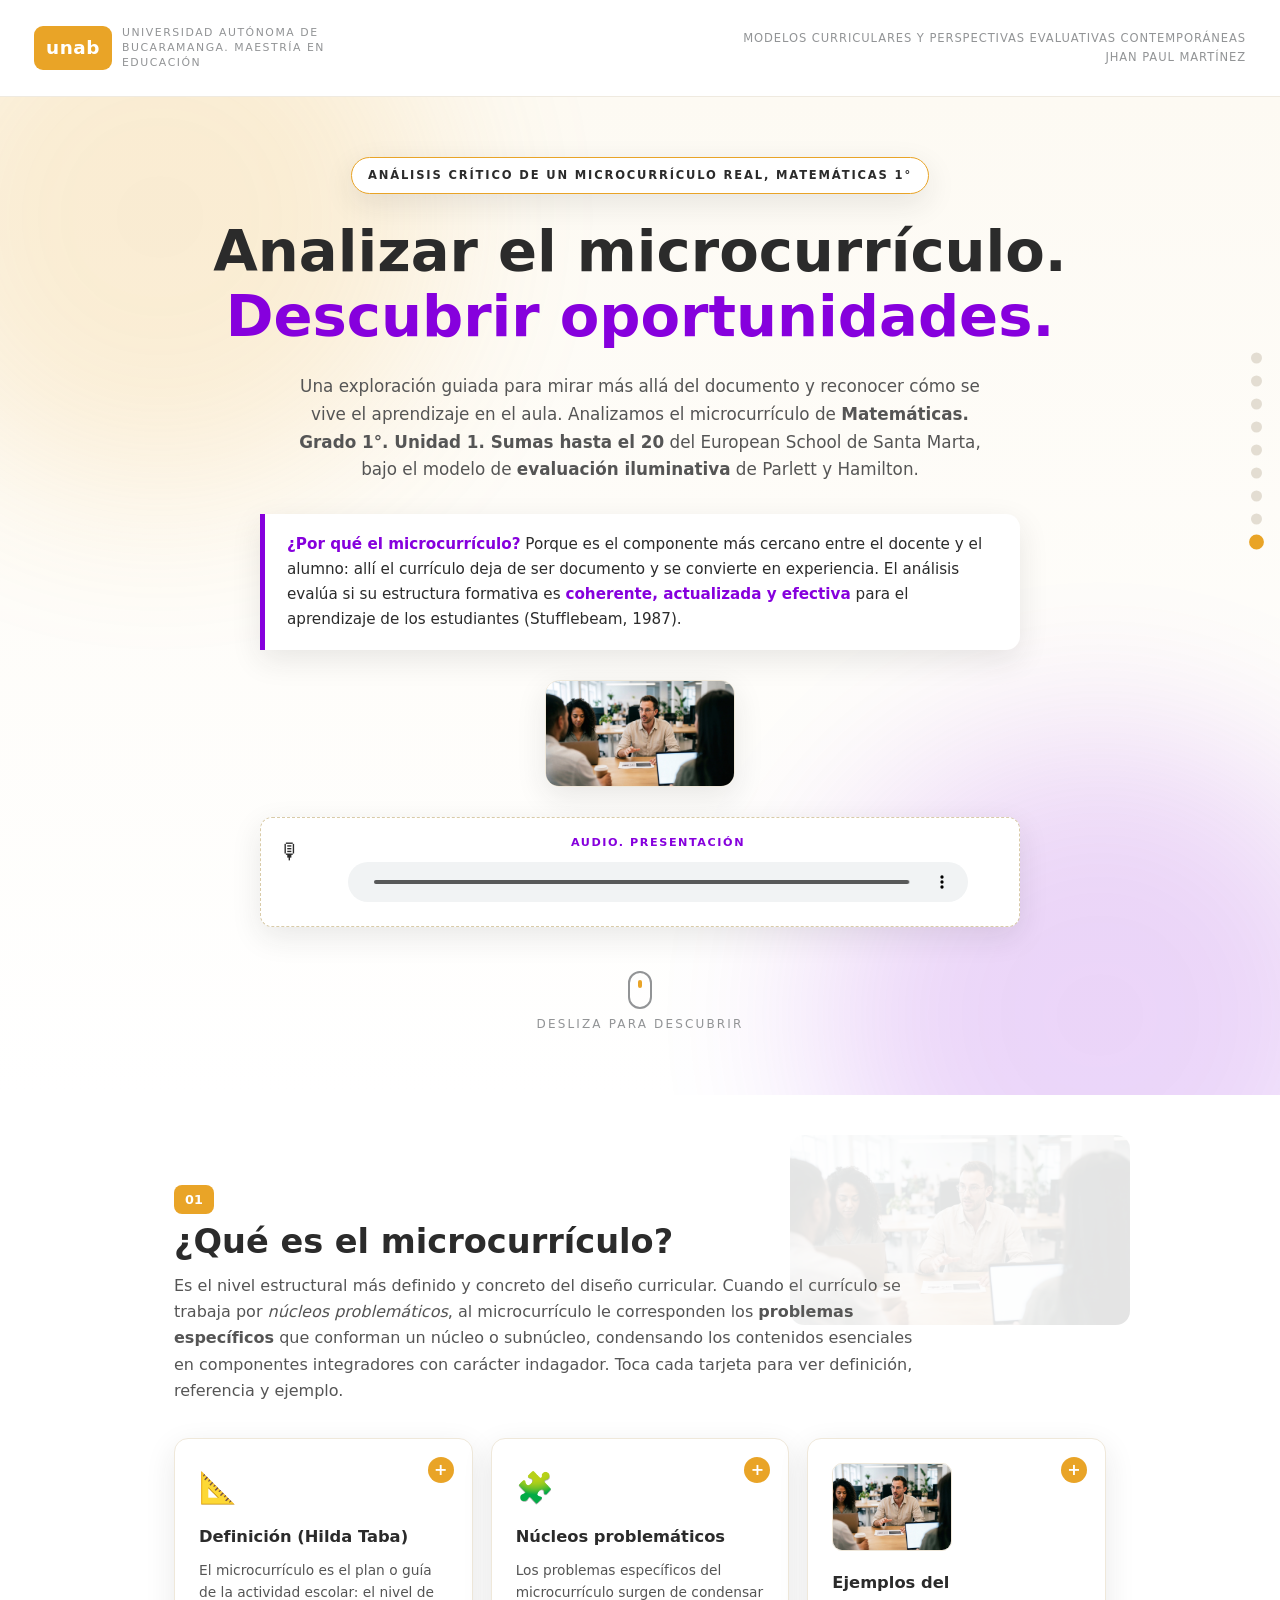
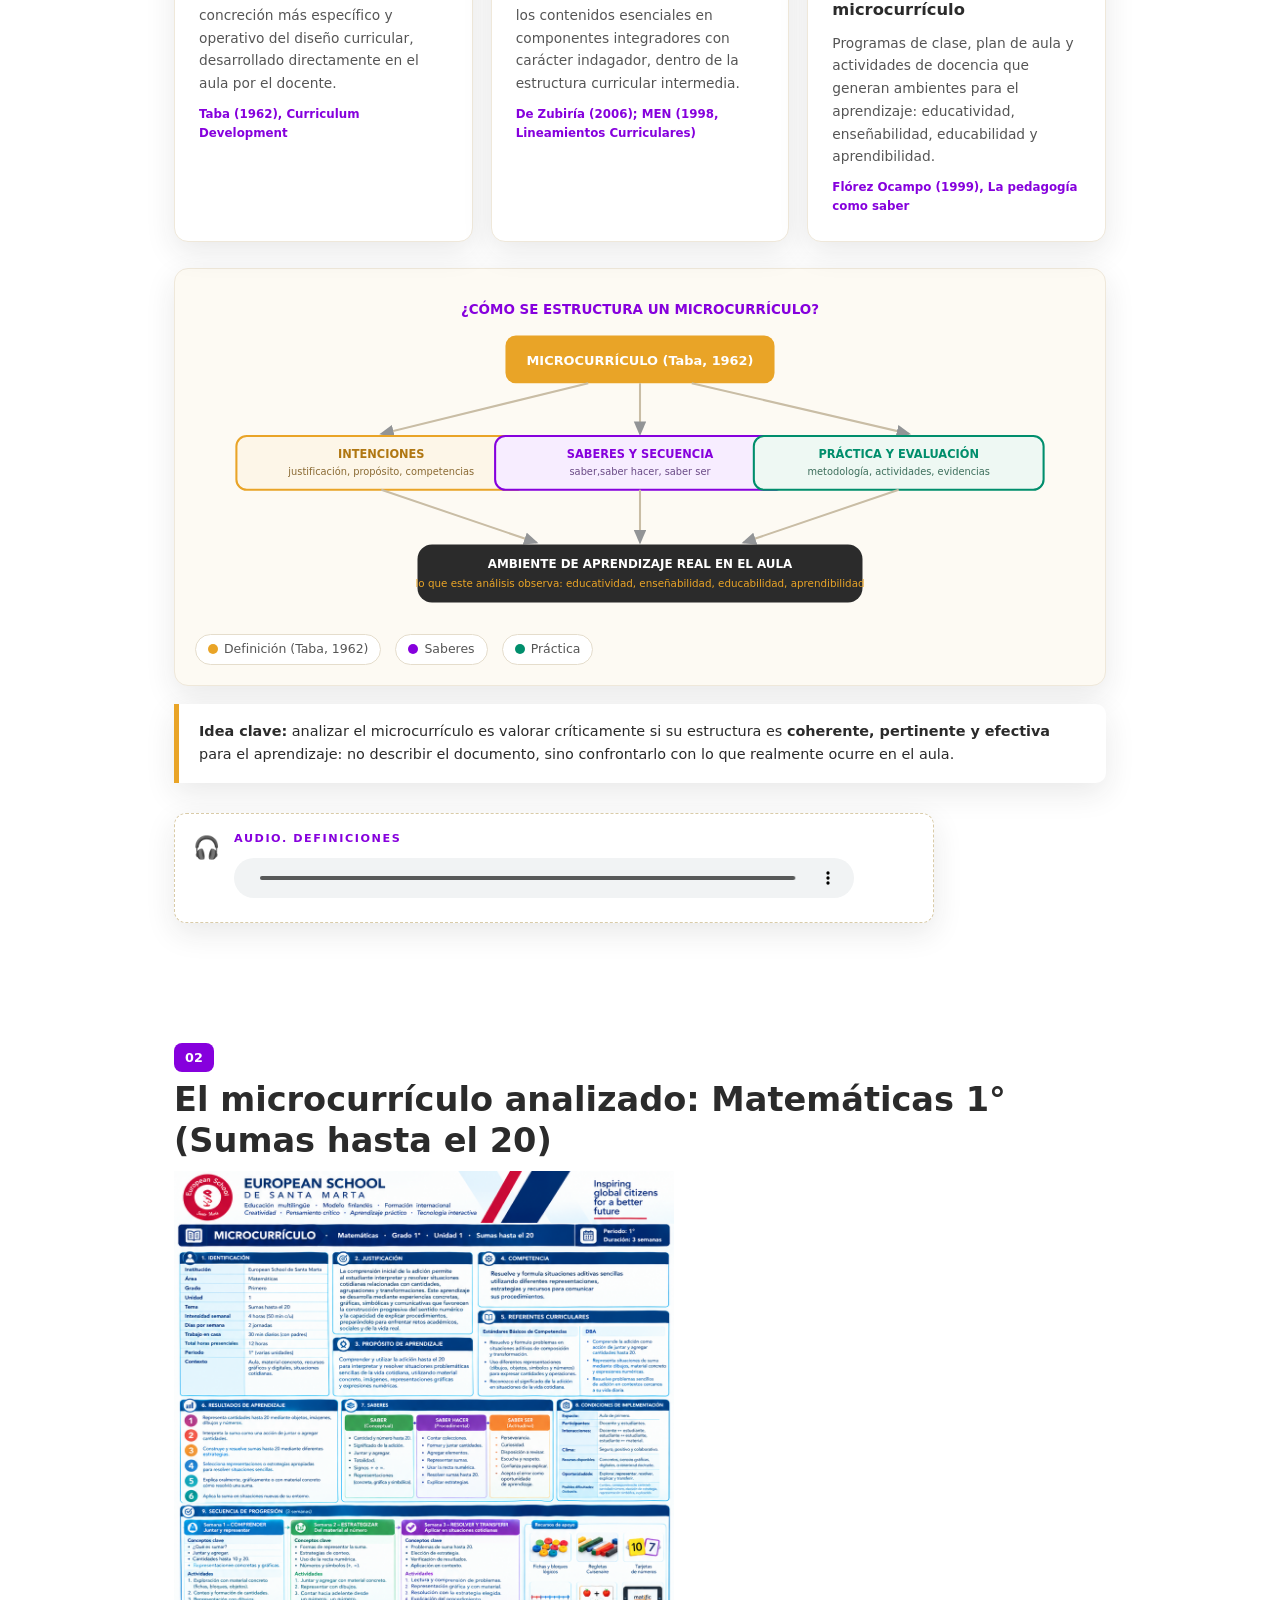
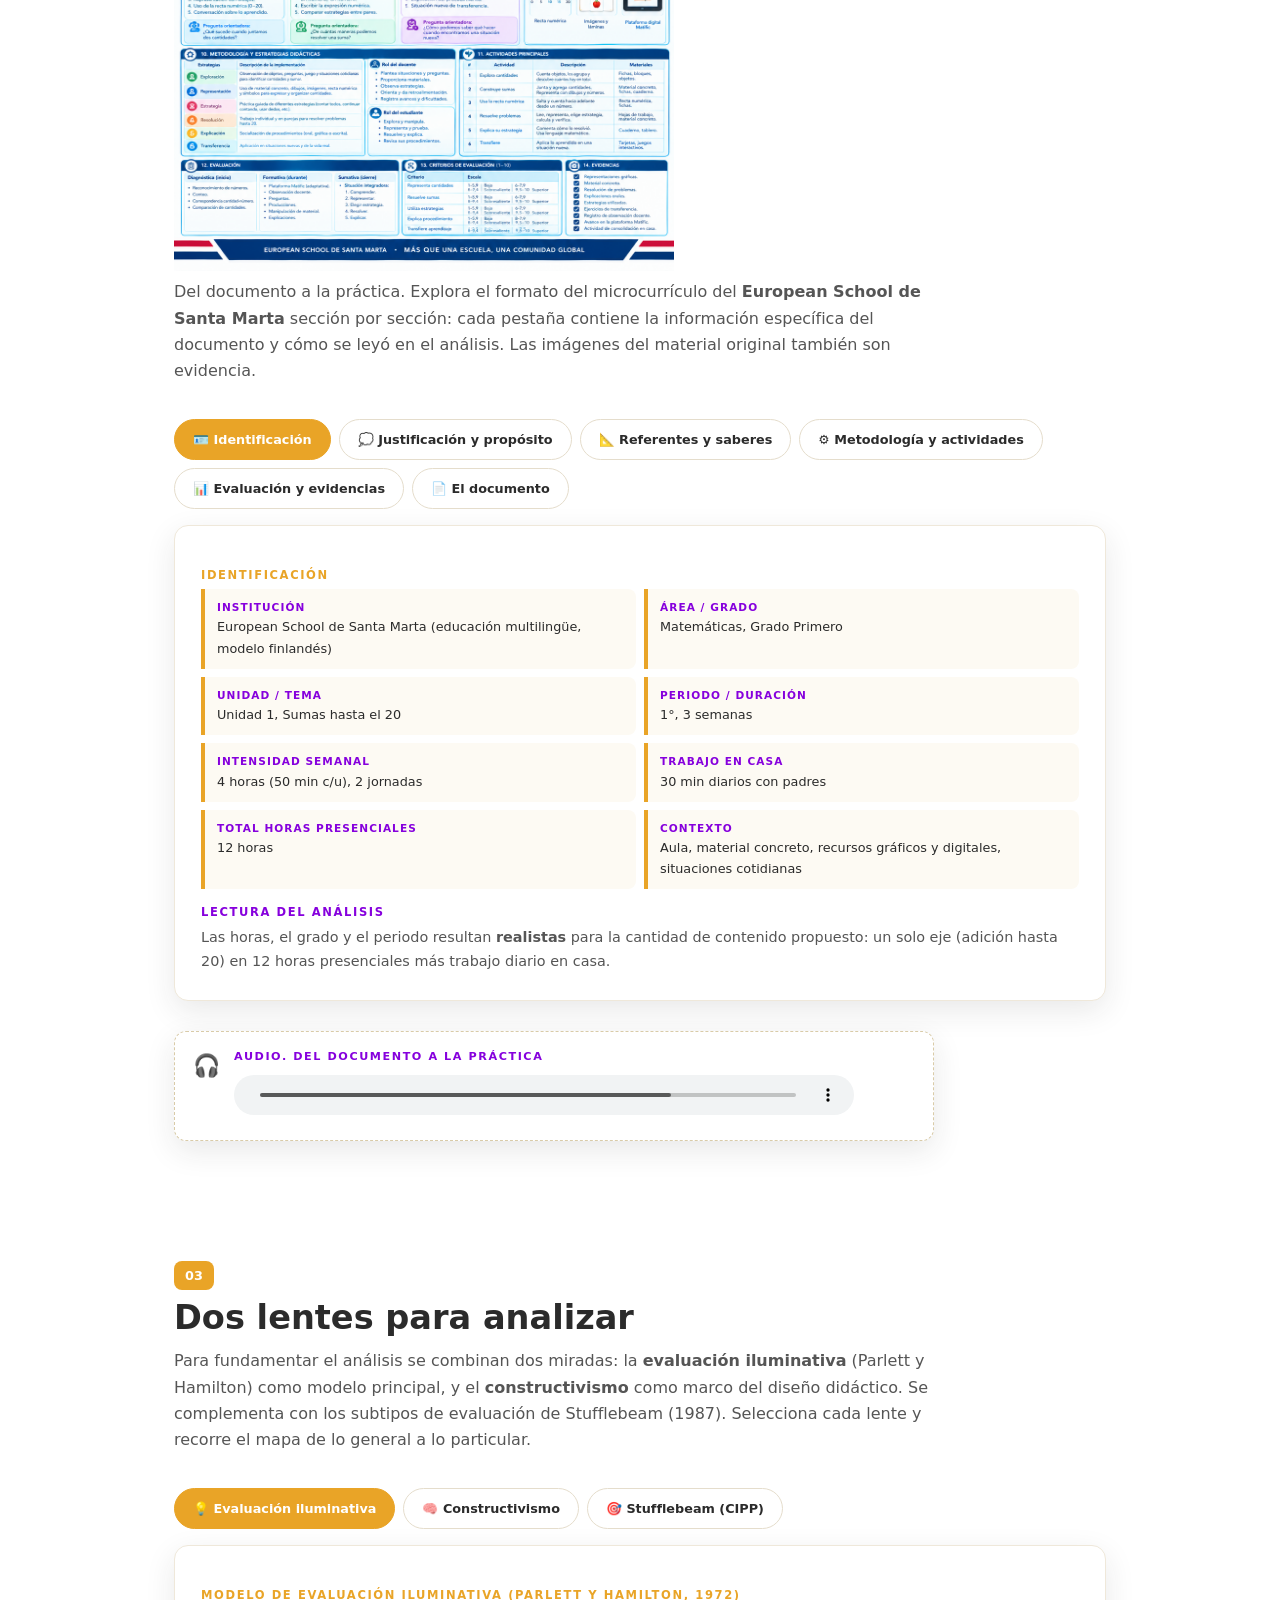
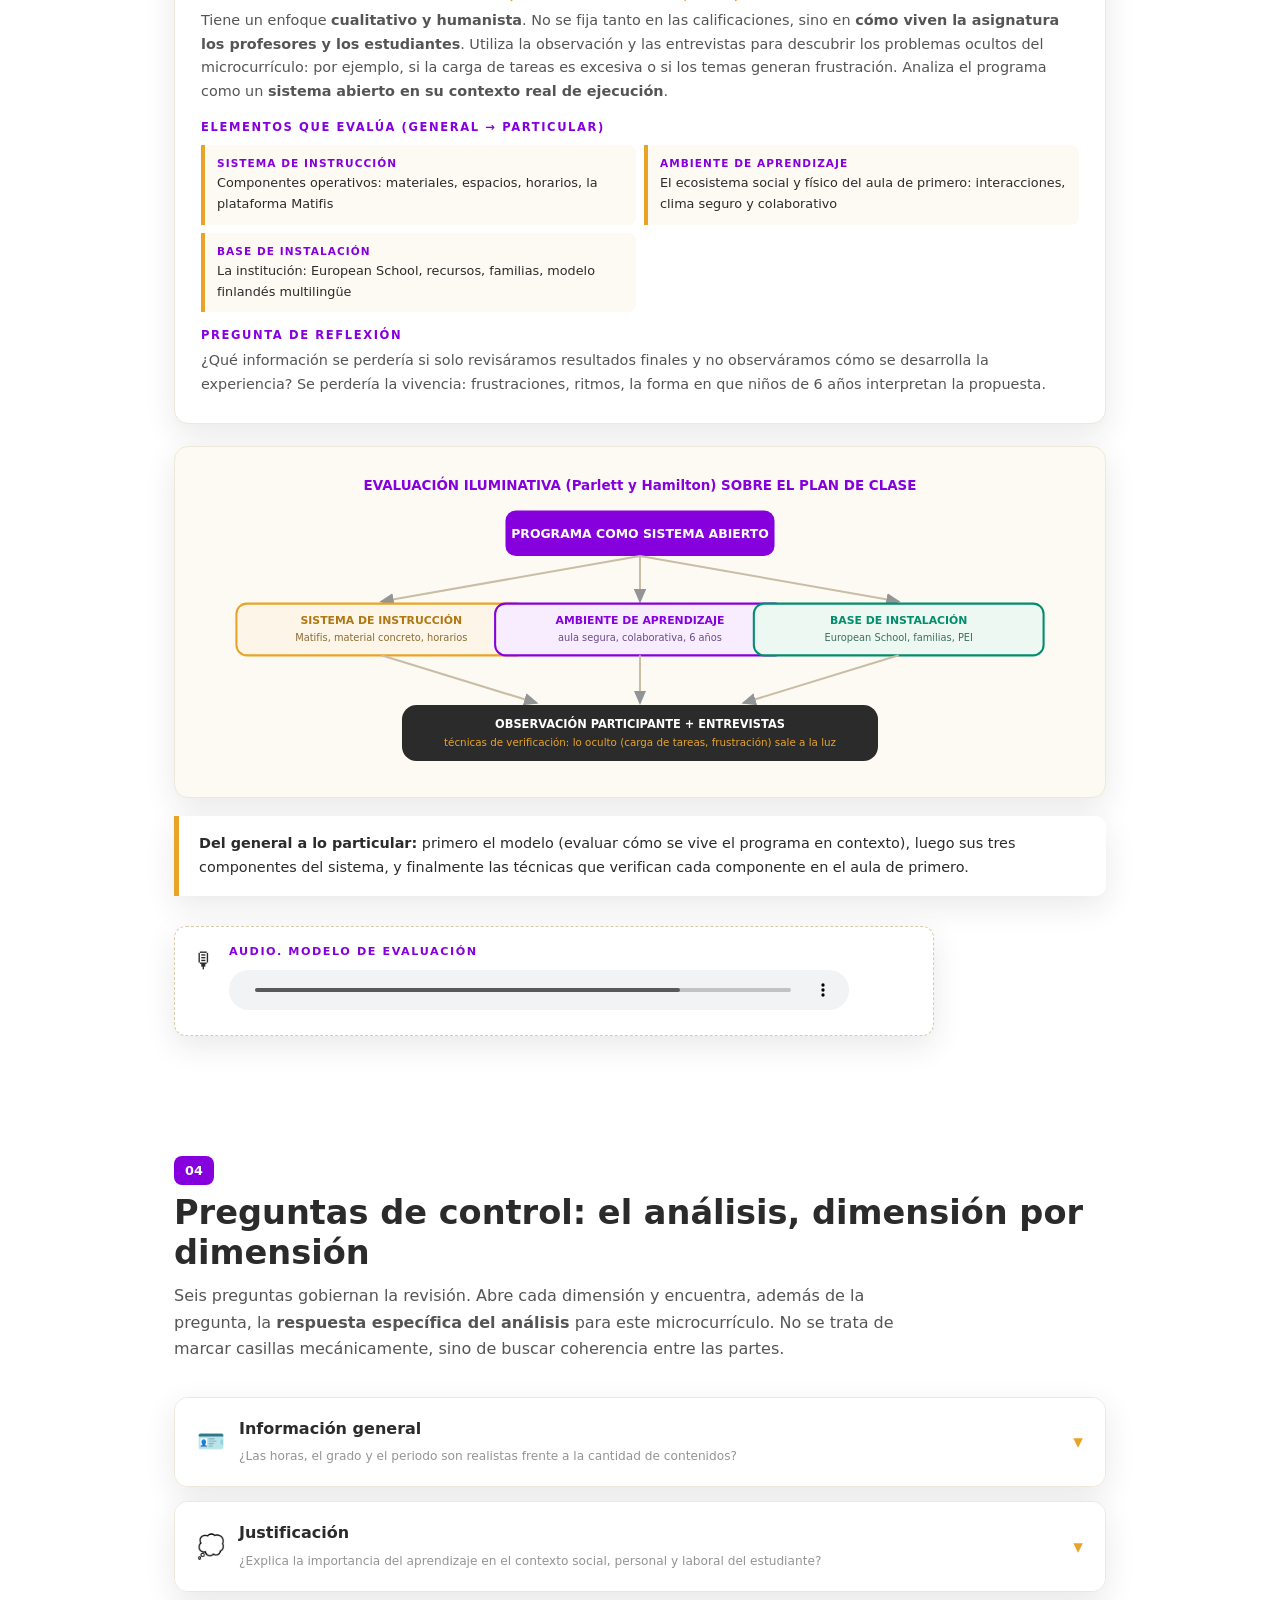
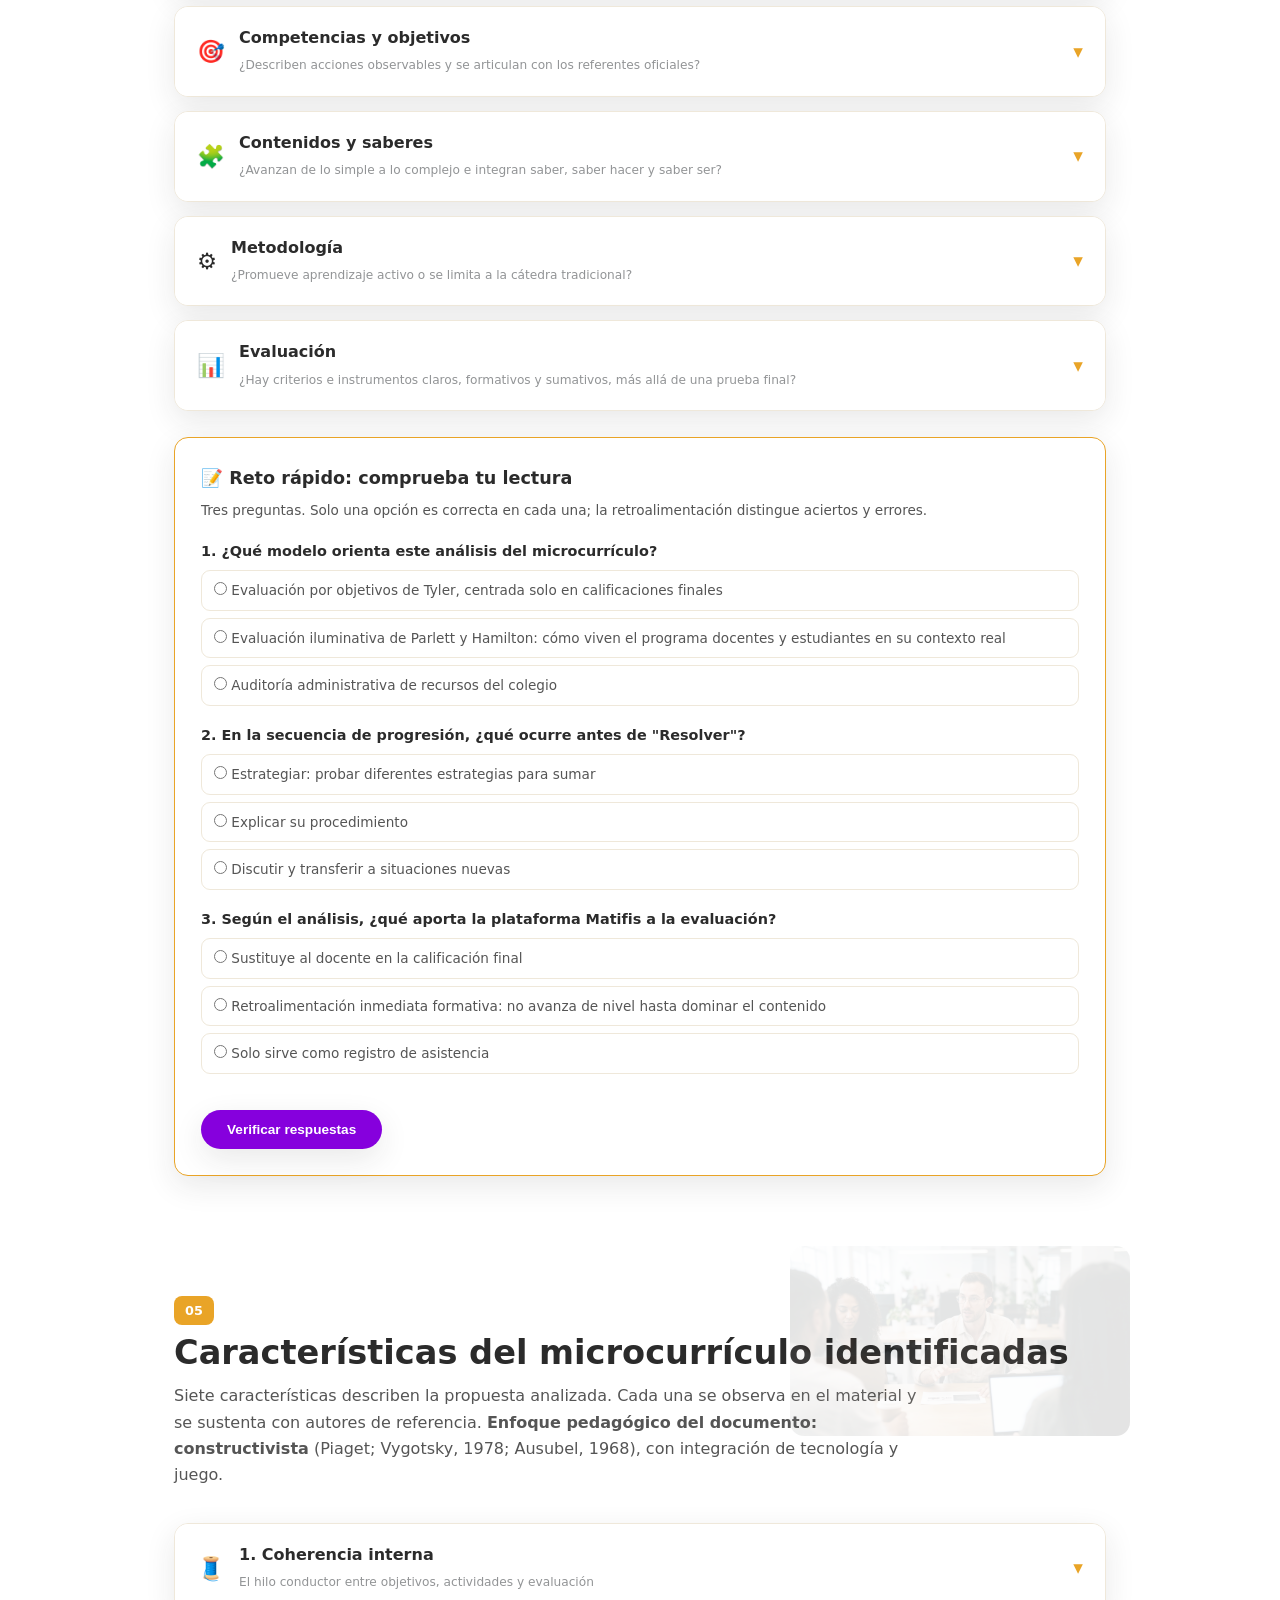
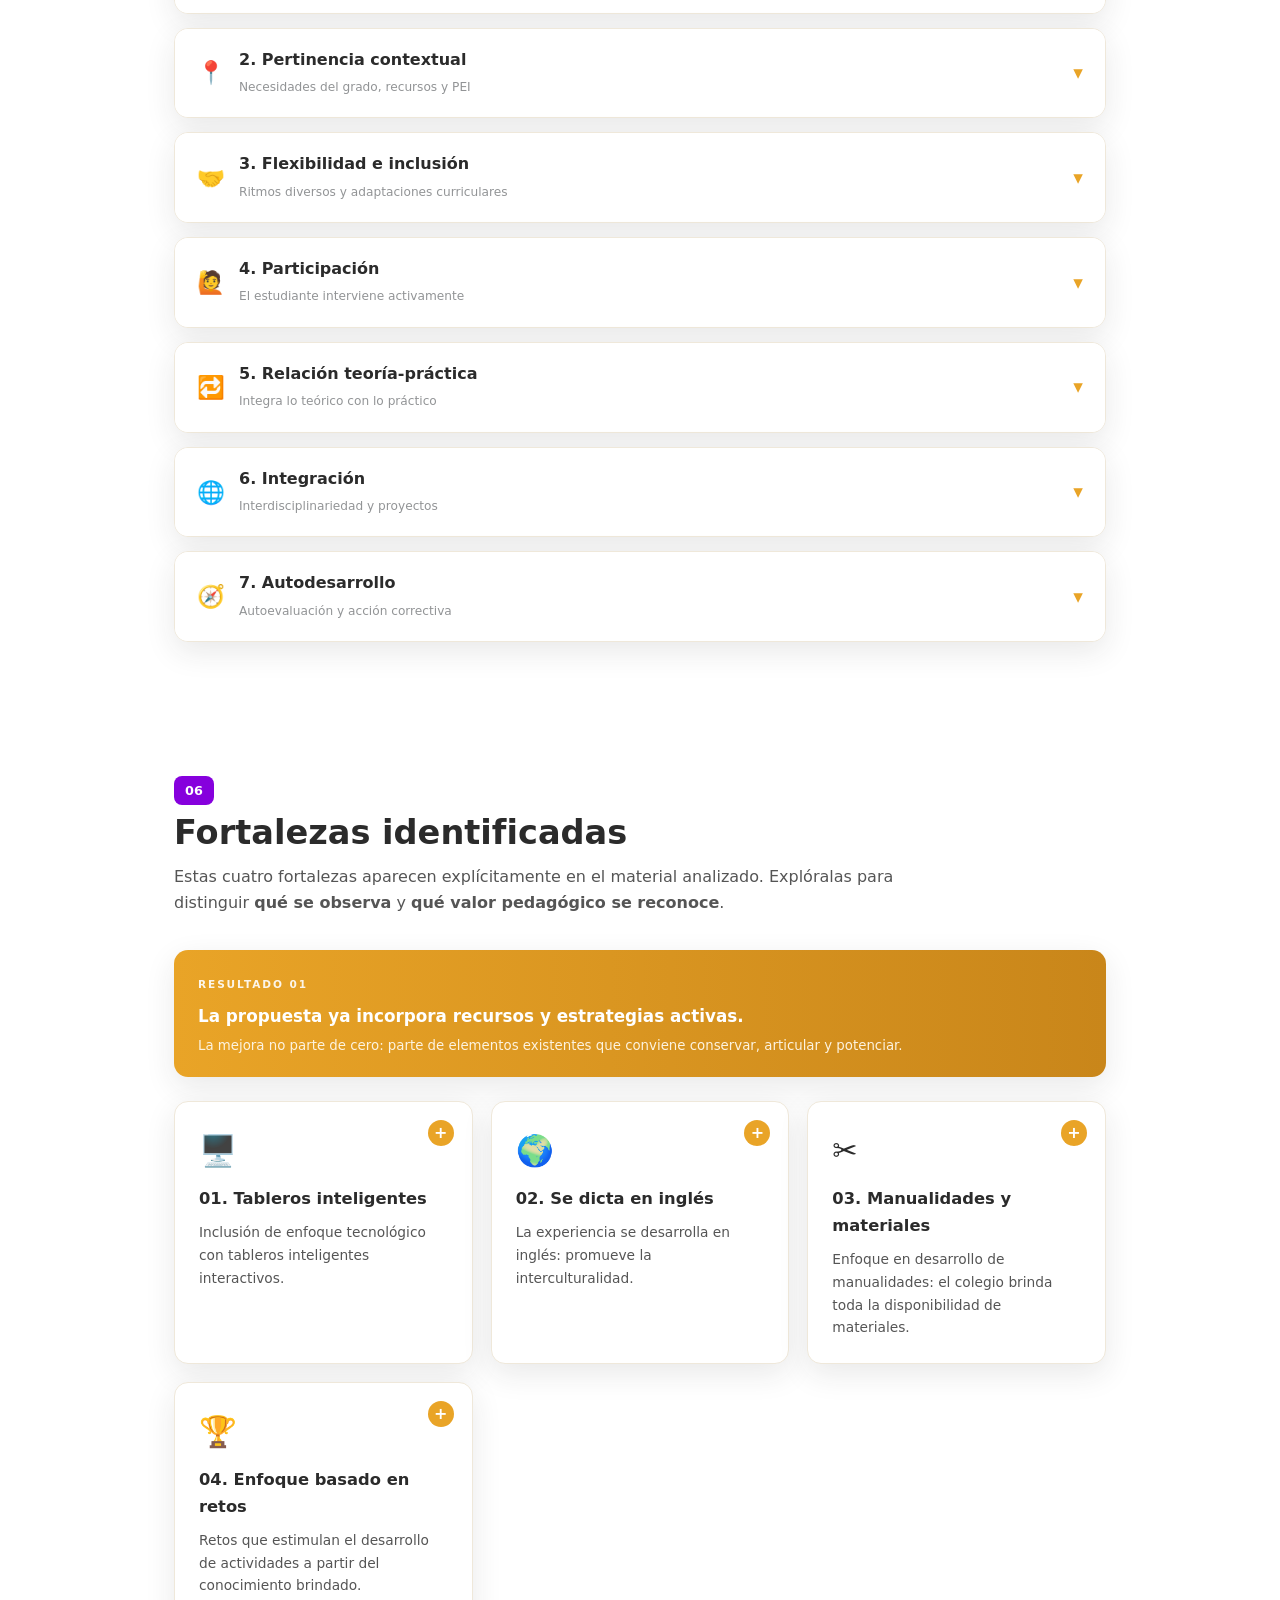
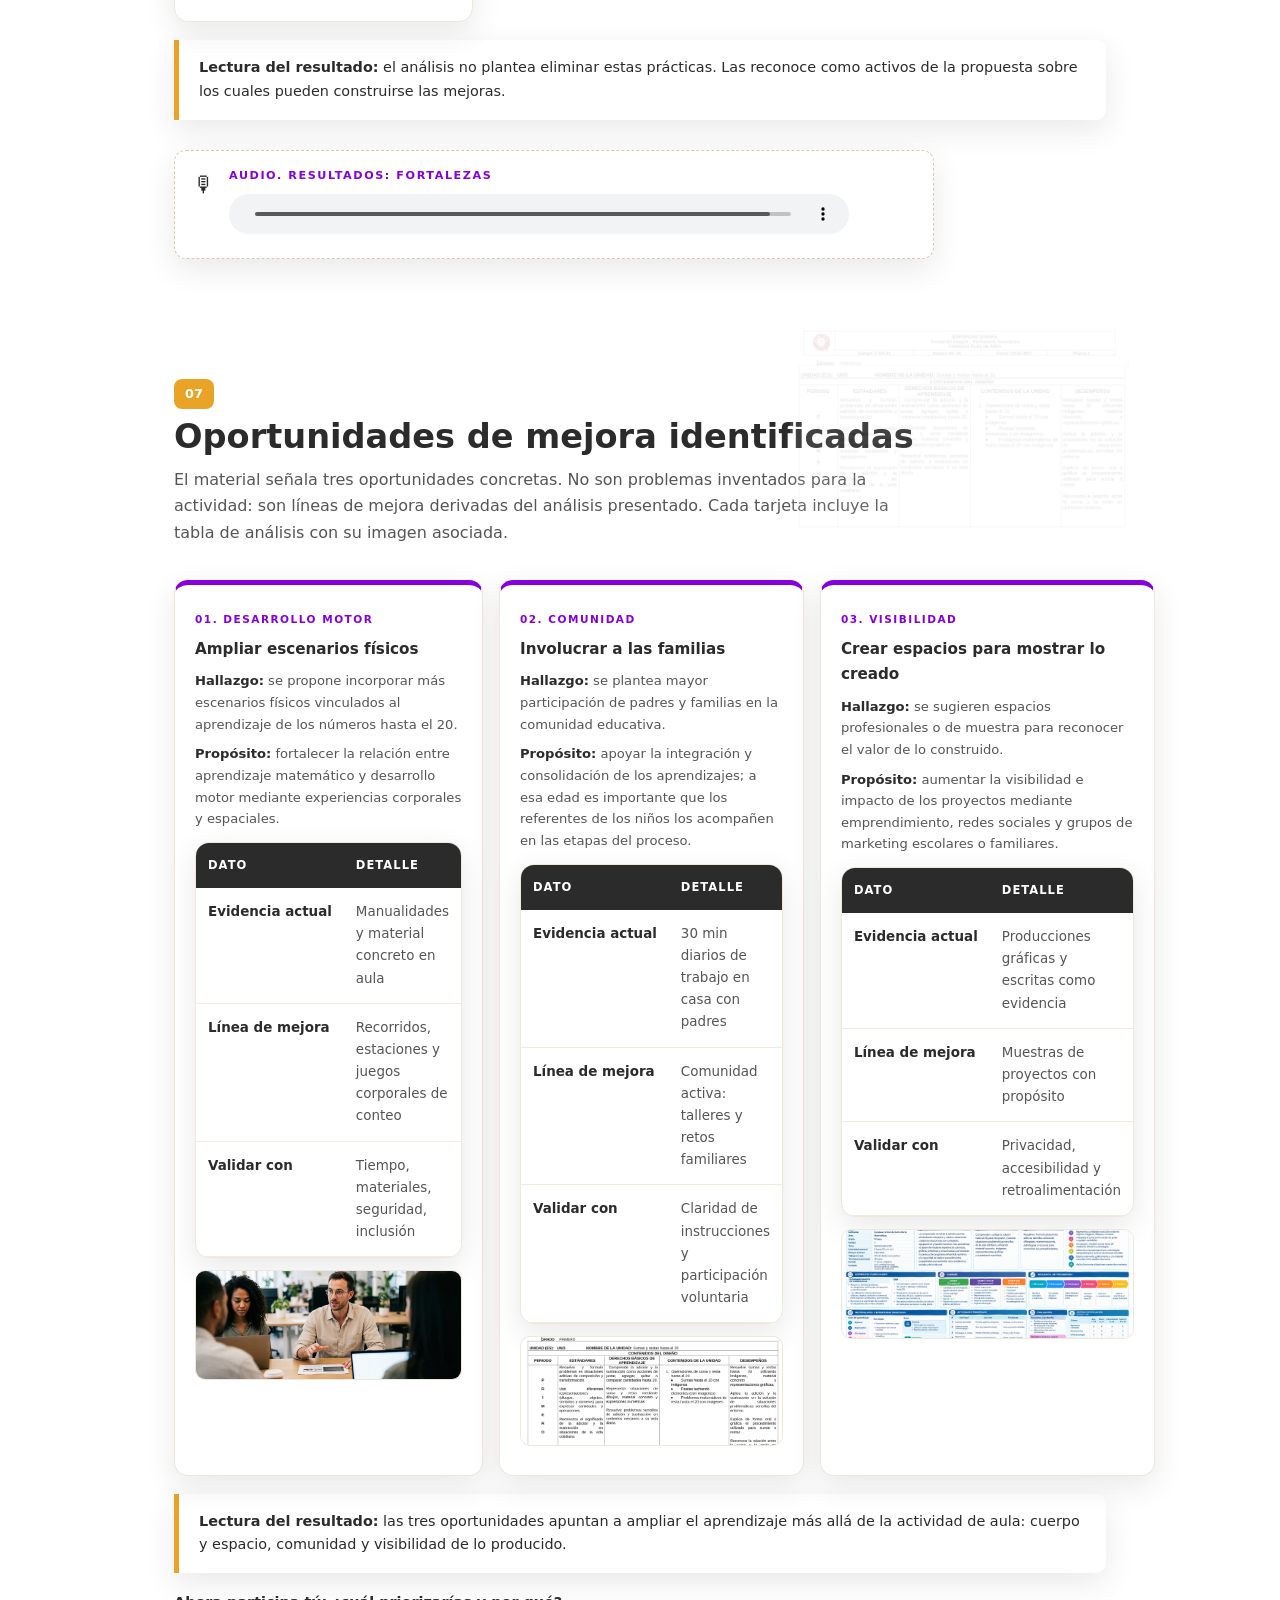
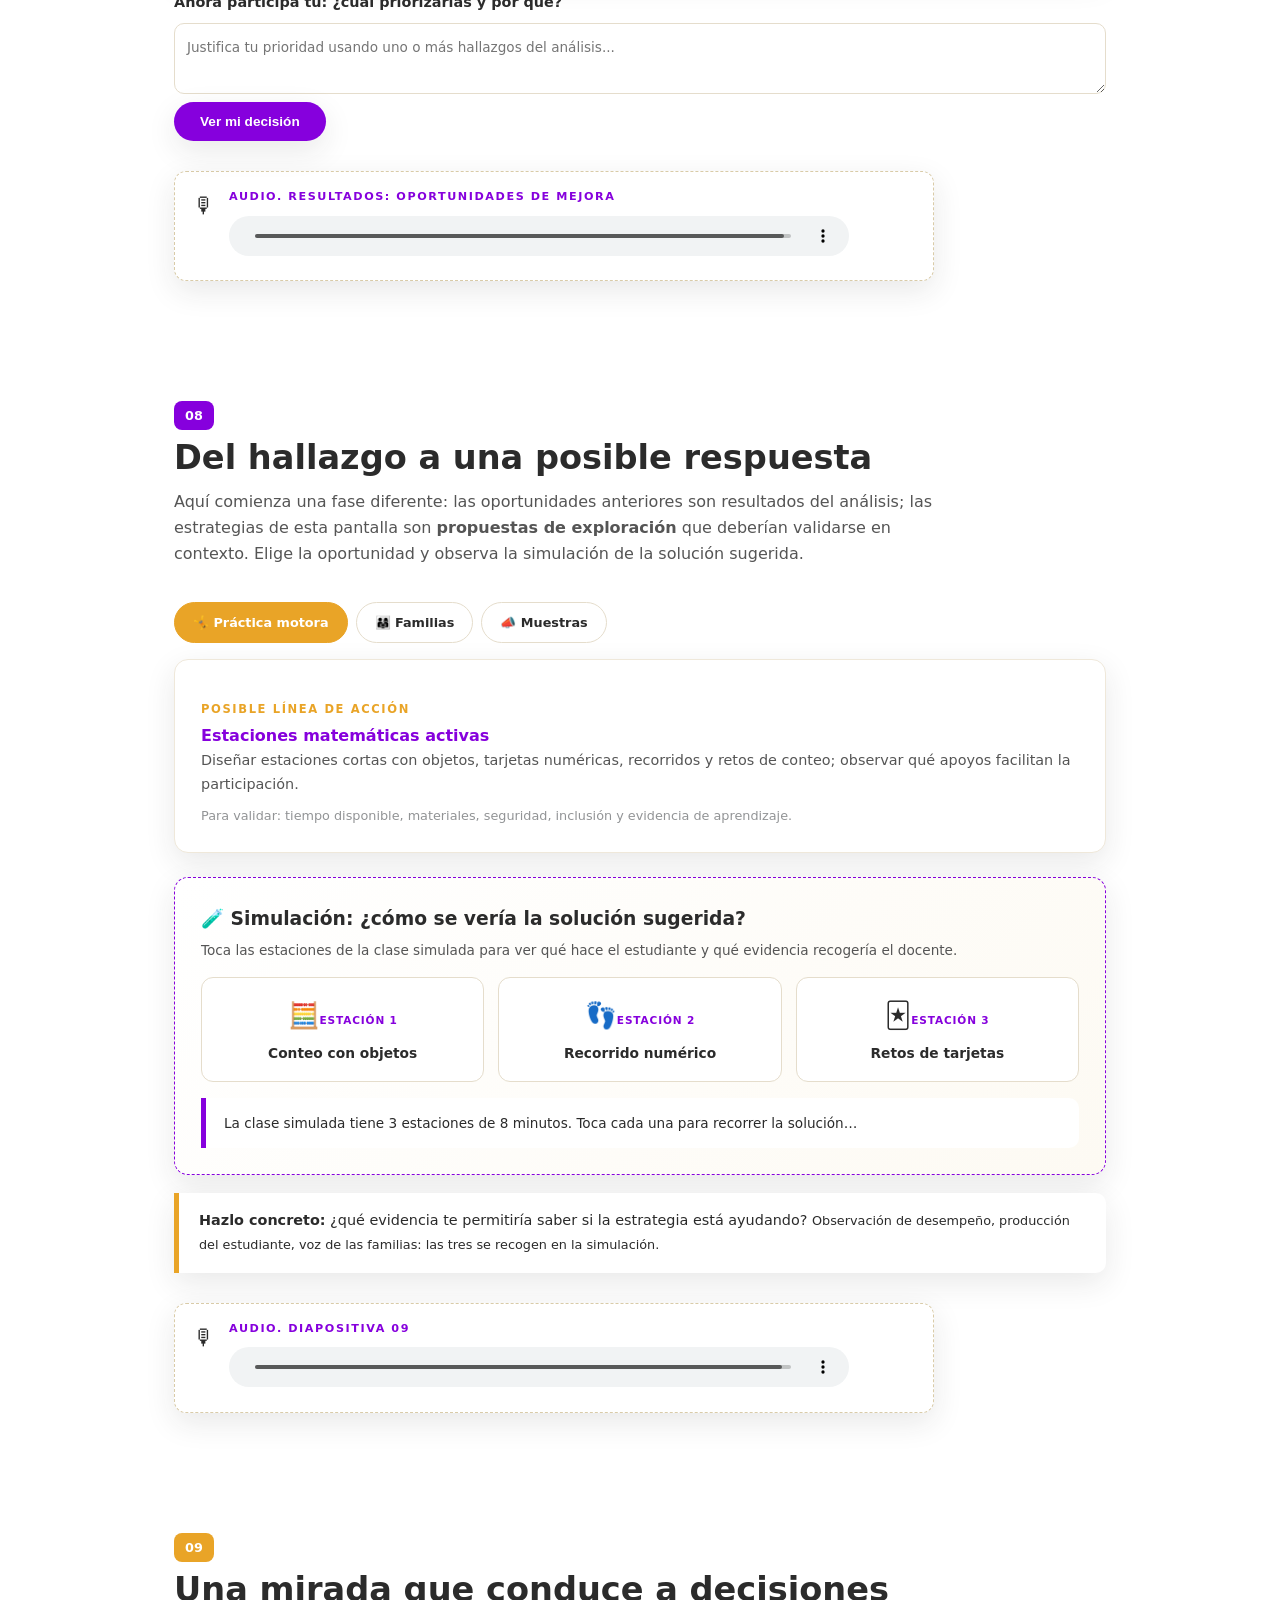
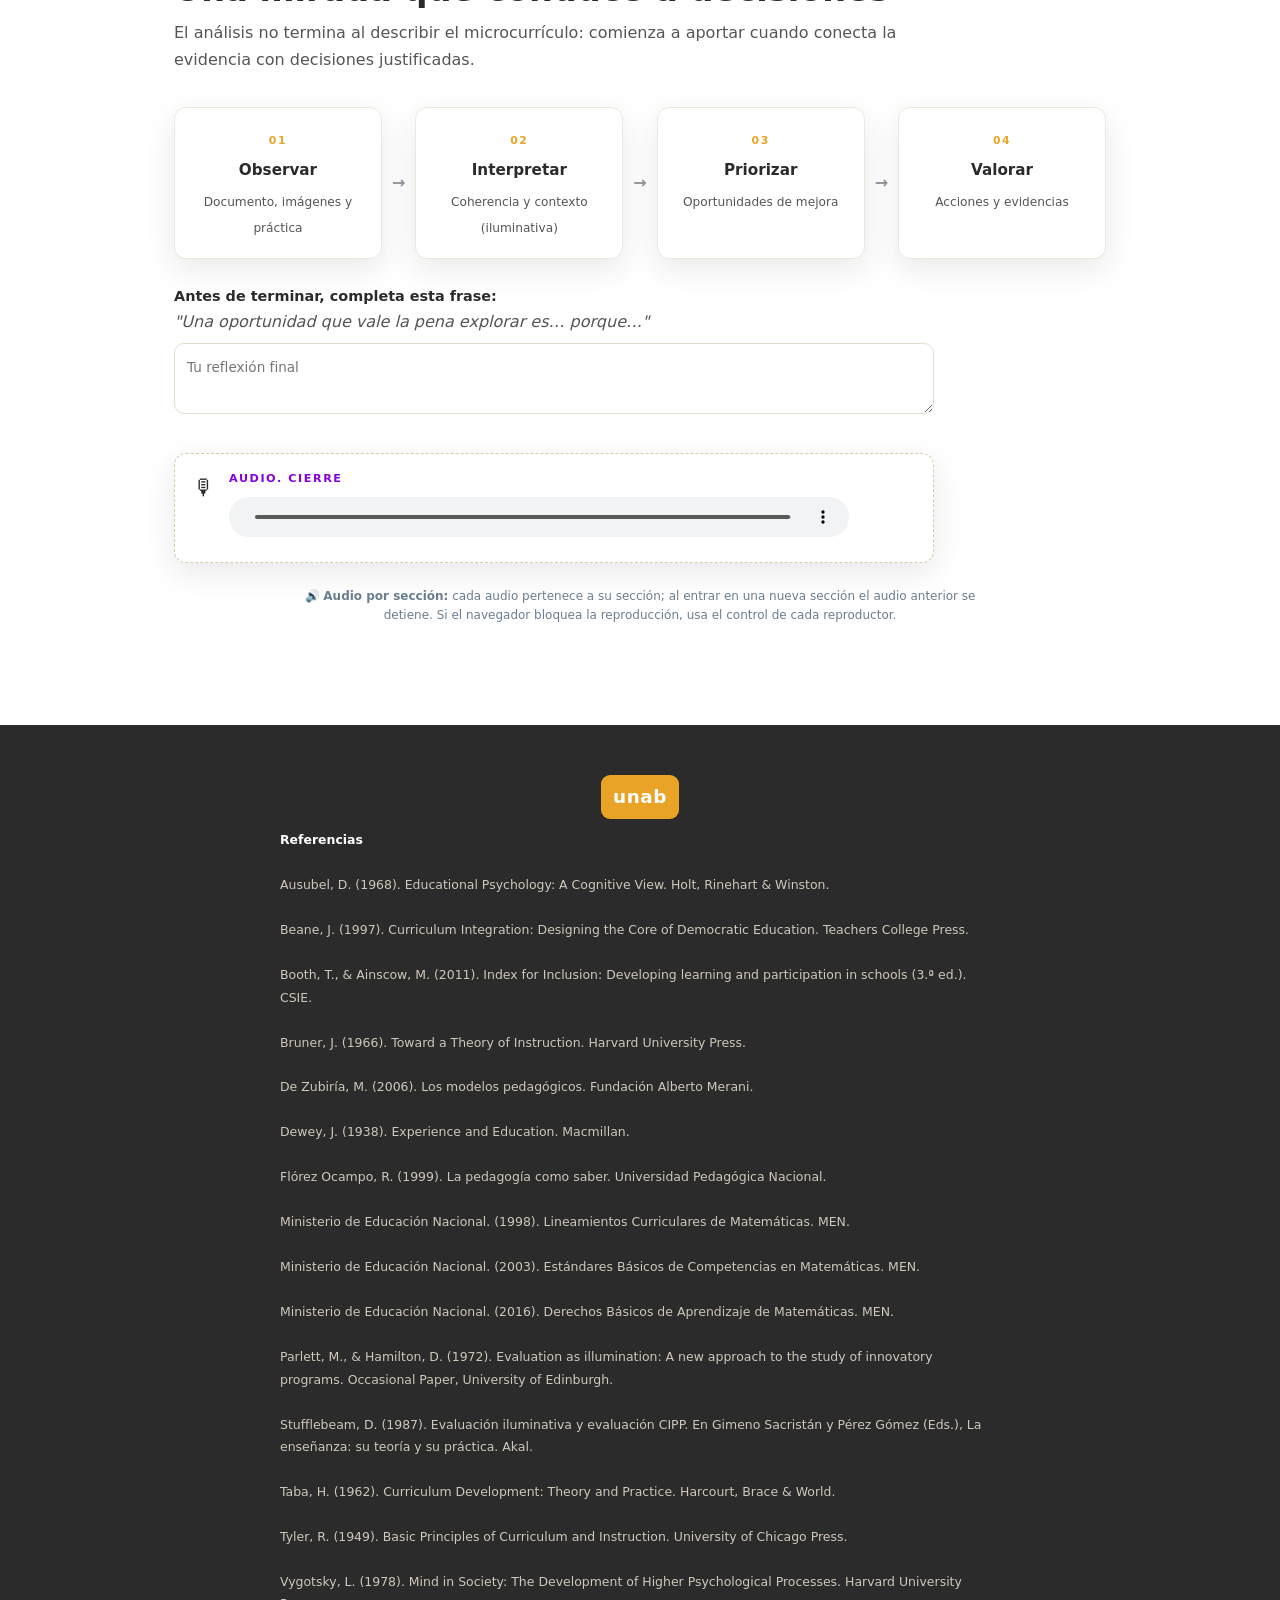
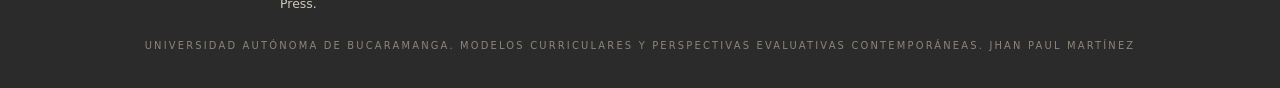
<file: index.html>
<!doctype html>
<html lang="es">
<head>
<meta charset="UTF-8" />
<meta name="viewport" content="width=device-width, initial-scale=1.0" />
<title>Análisis del Microcurrículo — Matemáticas 1° | UNAB</title>
<style>
  :root{
    --naranja:#e9a427; --morado:#8600dd; --gris:#929496; --gris-claro:#f4f2ef;
    --tinta:#2b2b2b; --tinta-suave:#555; --blanco:#ffffff; --crema:#fdfaf3;
    --verde:#008e6c; --rojo:#cb1d11; --azul:#00aff1;
    --sombra:0 10px 30px rgba(43,43,43,.10);
    --radio:14px;
  }
  *{margin:0;padding:0;box-sizing:border-box}
  html{scroll-behavior:smooth}
  body{font-family:"Open Sans","Segoe UI",system-ui,sans-serif;color:var(--tinta);background:var(--blanco);line-height:1.65;overflow-x:hidden}
  /* ===== LEGAL VERTICAL (Manual de Marca UNAB) ===== */
  .legal{position:fixed;left:0;top:50%;transform:translateY(-50%);writing-mode:vertical-rl;text-orientation:mixed;
    background:var(--tinta);color:#fff;font-size:.62rem;letter-spacing:.22em;padding:14px 5px;border-radius:0 8px 8px 0;z-index:60}
  /* ===== RAIL ===== */
  .rail{position:fixed;right:18px;top:50%;transform:translateY(-50%);z-index:60;display:flex;flex-direction:column;gap:12px}
  .rail a{width:11px;height:11px;border-radius:50%;background:#e3ddd2;border:2px solid #e3ddd2;display:block;transition:.3s}
  .rail a.act{background:var(--naranja);border-color:var(--naranja);transform:scale(1.35)}
  @media(max-width:820px){.rail{display:none}.legal{display:none}}
  /* ===== HEADER UNAB ===== */
  header{padding:26px 34px;display:flex;justify-content:space-between;align-items:center;background:var(--blanco);position:sticky;top:0;z-index:50;border-bottom:1px solid #efeae0}
  .logo-unab{display:flex;align-items:center;gap:10px}
  .logo-unab .marca{background:var(--naranja);color:#fff;font-weight:800;font-size:1.15rem;padding:7px 12px;border-radius:9px;letter-spacing:.03em}
  .logo-unab .nombre{font-size:.68rem;color:var(--gris);text-transform:uppercase;letter-spacing:.14em;max-width:220px;line-height:1.35}
  .tagline{font-size:.72rem;color:var(--gris);letter-spacing:.08em;text-transform:uppercase;text-align:right}
  /* ===== HERO ===== */
  .hero{min-height:92vh;display:flex;flex-direction:column;justify-content:center;align-items:center;text-align:center;
    padding:60px 22px;background:linear-gradient(180deg,var(--crema) 0%,#fff 100%);position:relative;overflow:hidden}
  .hero .aurora{position:absolute;width:560px;height:560px;border-radius:50%;filter:blur(90px);opacity:.16;pointer-events:none}
  .a1{background:var(--naranja);top:-160px;left:-120px}.a2{background:var(--morado);bottom:-200px;right:-100px}
  .hero>*{position:relative;z-index:2}
  .kicker{display:inline-block;background:#fff;border:1.5px solid var(--naranja);color:var(--tinta);font-size:.72rem;
    font-weight:700;letter-spacing:.16em;text-transform:uppercase;padding:8px 16px;border-radius:999px;margin-bottom:26px;box-shadow:var(--sombra)}
  .hero h1{font-size:clamp(2rem,5.2vw,3.6rem);font-weight:800;line-height:1.12;max-width:900px}
  .hero h1 em{font-style:normal;color:var(--naranja)}
  .hero h1 em.m{color:var(--morado)}
  .hero p.sub{max-width:700px;margin:24px auto 0;color:var(--tinta-suave);font-size:1.05rem}
  .hero .tesis{margin-top:30px;max-width:760px;background:#fff;border-left:5px solid var(--morado);padding:18px 22px;border-radius:0 var(--radio) var(--radio) 0;box-shadow:var(--sombra);text-align:left;font-size:.95rem}
  .hero .tesis strong{color:var(--morado)}
  .heroimg{margin-top:30px;display:flex;gap:14px;align-items:center;justify-content:center;flex-wrap:wrap}
  .heroimg img{width:190px;border-radius:var(--radio);border:1.5px solid #efe8da;box-shadow:var(--sombra)}
  .scroll-hint{margin-top:44px;display:flex;flex-direction:column;align-items:center;gap:6px;color:var(--gris);font-size:.75rem;letter-spacing:.18em;text-transform:uppercase}
  .scroll-hint .mouse{width:24px;height:38px;border:2px solid var(--gris);border-radius:13px;position:relative}
  .scroll-hint .mouse::after{content:"";position:absolute;left:50%;top:7px;width:4px;height:8px;background:var(--naranja);border-radius:3px;transform:translateX(-50%);animation:rueda 1.6s infinite}
  @keyframes rueda{0%{opacity:1;top:7px}70%{opacity:0;top:20px}100%{opacity:0}}
  /* ===== SECTIONS ===== */
  section{max-width:980px;margin:0 auto;padding:90px 24px 30px;position:relative}
  .num{display:flex;align-items:baseline;gap:14px;margin-bottom:8px}
  .num span.n{font-size:.8rem;font-weight:800;color:#fff;background:var(--naranja);padding:4px 11px;border-radius:8px}
  .num span.n.m{background:var(--morado)}
  h2{font-size:clamp(1.45rem,3vw,2.1rem);font-weight:800;line-height:1.2;margin-bottom:10px}
  .lead{color:var(--tinta-suave);max-width:760px;margin-bottom:34px}
  .rv{opacity:0;transform:translateY(34px);transition:opacity .8s ease,transform .8s ease}
  .rv.in{opacity:1;transform:none}
  .rv.d1{transition-delay:.12s}.rv.d2{transition-delay:.24s}.rv.d3{transition-delay:.36s}.rv.d4{transition-delay:.48s}
  /* fondo con imagen transparente (no del todo clara) */
  .bgimg{position:absolute;top:40px;right:0;width:340px;opacity:.10;filter:saturate(.8);pointer-events:none;border-radius:var(--radio)}
  /* ===== FLIP CARDS ===== */
  .cards{display:grid;grid-template-columns:repeat(3,1fr);gap:18px}
  @media(max-width:820px){.cards{grid-template-columns:1fr}}
  .flip{background:#fff;border:1.5px solid #efe8da;border-radius:var(--radio);padding:24px;cursor:pointer;position:relative;min-height:220px;box-shadow:var(--sombra);transition:.35s;text-align:left}
  .flip:hover{transform:translateY(-5px);border-color:var(--naranja)}
  .flip .ic{font-size:1.9rem;margin-bottom:10px}
  .flip img.tn{width:100%;max-width:120px;height:88px;object-fit:cover;border-radius:10px;border:1px solid #efe8da;margin-bottom:10px}
  .flip h3{font-size:1.02rem;font-weight:800;margin-bottom:8px}
  .flip p{font-size:.86rem;color:var(--tinta-suave)}
  .flip .ref{display:block;margin-top:10px;font-size:.74rem;color:var(--morado);font-weight:700}
  .flip .det{max-height:0;overflow:hidden;transition:max-height .5s ease}
  .flip.open .det{max-height:460px}
  .flip .det .resp{margin-top:14px;background:var(--crema);border-left:4px solid var(--morado);padding:12px 14px;border-radius:0 8px 8px 0;font-size:.83rem}
  .flip .plus{position:absolute;top:18px;right:18px;width:26px;height:26px;border-radius:50%;background:var(--naranja);color:#fff;display:flex;align-items:center;justify-content:center;font-weight:800;transition:.3s}
  .flip.open .plus{transform:rotate(45deg);background:var(--morado)}
  /* ===== MAPA CONCEPTUAL ===== */
  .mapa-wrap{background:var(--crema);border-radius:var(--radio);padding:20px;border:1.5px solid #efe8da;box-shadow:var(--sombra)}
  .mapa-svg{width:100%;height:auto;display:block}
  .mapa-svg .nodo{cursor:pointer}
  .mapa-svg .nodo rect{transition:.3s}
  .mapa-svg .nodo:hover rect{filter:brightness(.94)}
  .mapa-leyenda{display:flex;gap:14px;flex-wrap:wrap;margin-top:14px;font-size:.78rem;color:var(--tinta-suave)}
  .chip{display:inline-flex;align-items:center;gap:6px;background:#fff;border:1px solid #e5ddcc;border-radius:999px;padding:4px 12px}
  .chip i{width:10px;height:10px;border-radius:50%;display:inline-block}
  .lectura{margin-top:18px;background:#fff;border-left:5px solid var(--naranja);padding:16px 20px;border-radius:0 10px 10px 0;font-size:.9rem;box-shadow:var(--sombra)}
  /* ===== TABS PANEL MICROCURRÍCULO ===== */
  .tabs{display:flex;gap:8px;flex-wrap:wrap;margin-bottom:16px}
  .tab{border:1.5px solid #e5ddcc;background:#fff;border-radius:999px;padding:9px 18px;cursor:pointer;font-weight:700;font-size:.8rem;transition:.3s;color:var(--tinta)}
  .tab:hover{border-color:var(--naranja)}
  .tab.act{background:var(--naranja);border-color:var(--naranja);color:#fff}
  .tabpane{display:none}.tabpane.act{display:block;animation:fadein .5s}
  @keyframes fadein{from{opacity:0;transform:translateY(8px)}to{opacity:1}}
  .panel{background:#fff;border-radius:var(--radio);border:1.5px solid #efe8da;padding:26px;box-shadow:var(--sombra)}
  .panel h4{font-size:.72rem;text-transform:uppercase;letter-spacing:.14em;color:var(--naranja);margin:14px 0 4px;font-weight:800}
  .panel h4.m{color:var(--morado)}
  .panel p,.panel li{font-size:.9rem;color:var(--tinta-suave)}
  .panel ul{padding-left:20px;margin-top:6px}
  .kv{display:grid;grid-template-columns:repeat(2,1fr);gap:8px}
  @media(max-width:700px){.kv{grid-template-columns:1fr}}
  .kv div{background:var(--crema);border-left:4px solid var(--naranja);border-radius:0 8px 8px 0;padding:10px 12px;font-size:.8rem}
  .kv b{display:block;font-size:.66rem;text-transform:uppercase;letter-spacing:.1em;color:var(--morado)}
  .imgdoc{width:100%;border-radius:10px;border:1.5px solid #efe8da;margin-top:12px;box-shadow:var(--sombra)}
  .doclink{display:inline-block;margin-top:10px;font-size:.78rem;font-weight:700;color:var(--morado)}
  /* tablas de análisis con imagen asociada */
  .tabla-an{display:grid;grid-template-columns:1fr 170px;gap:16px;align-items:start}
  @media(max-width:700px){.tabla-an{grid-template-columns:1fr}}
  .tabla-an img{width:100%;border-radius:10px;border:1.5px solid #efe8da;object-fit:cover;box-shadow:var(--sombra)}
  .matriz{background:#fff;border-radius:var(--radio);border:1.5px solid #efe8da;overflow:hidden;box-shadow:var(--sombra)}
  .matriz table{width:100%;border-collapse:collapse;font-size:.84rem}
  .matriz th{background:var(--tinta);color:#fff;padding:13px 12px;text-align:left;font-size:.72rem;text-transform:uppercase;letter-spacing:.09em}
  .matriz td{padding:13px 12px;border-bottom:1px solid #f1ebe0;vertical-align:top;color:var(--tinta-suave)}
  .matriz td:first-child{font-weight:800;color:var(--tinta);white-space:nowrap}
  .matriz tr:hover td{background:var(--crema)}
  @media(max-width:720px){.matriz td:first-child{white-space:normal}}
  /* ===== ACORDEÓN ===== */
  .acc{border:1.5px solid #efe8da;border-radius:var(--radio);overflow:hidden;background:#fff;box-shadow:var(--sombra);margin-bottom:14px}
  .acc-h{display:flex;align-items:center;gap:14px;padding:18px 22px;cursor:pointer;background:#fff;transition:.3s;list-style:none}
  .acc-h:hover{background:var(--crema)}
  .acc-h .ic{font-size:1.4rem}
  .acc-h .tt{flex:1}
  .acc-h .tt b{display:block;font-size:1rem}
  .acc-h .tt small{color:var(--gris);font-size:.76rem}
  .acc-h .chev{transition:.35s;color:var(--naranja);font-weight:800;font-size:1.2rem}
  .acc.open .chev{transform:rotate(180deg)}
  .acc-b{max-height:0;overflow:hidden;transition:max-height .7s ease}
  .acc.open .acc-b{max-height:900px}
  .acc-b .inner{padding:6px 24px 24px;border-top:1px dashed #e8e0d0}
  .acc-b .inner p{font-size:.88rem;color:var(--tinta-suave)}
  .verdicto{margin-top:12px;display:flex;gap:10px}
  .verdicto .v{flex:1;border-radius:10px;padding:12px 14px;font-size:.8rem}
  .v.ok{background:#eef8f3;border-left:4px solid var(--verde)}
  .v.warn{background:#fdf6e8;border-left:4px solid var(--naranja)}
  .v b{display:block;font-size:.68rem;text-transform:uppercase;letter-spacing:.1em;margin-bottom:4px}
  .v.ok b{color:var(--verde)}.v.warn b{color:#b07712}
  /* ===== QUIZ ===== */
  .quiz{background:#fff;border:1.5px solid var(--naranja);border-radius:var(--radio);padding:26px;box-shadow:var(--sombra);margin-top:26px}
  .quiz h3{font-size:1.1rem;font-weight:800;margin-bottom:6px}
  .quiz .qq{margin-top:18px}
  .quiz .qq p{font-weight:700;font-size:.9rem}
  .quiz label{display:block;margin:7px 0;font-size:.85rem;color:var(--tinta-suave);cursor:pointer;border:1.5px solid #efe8da;border-radius:9px;padding:8px 12px;transition:.25s}
  .quiz label:hover{border-color:var(--naranja)}
  .quiz label.sel{border-color:var(--morado);background:#f7edff}
  .quiz label.ok{border-color:var(--verde);background:#eef8f3}
  .quiz label.bad{border-color:var(--rojo);background:#fdf0ee}
  .btn-unab{background:var(--morado);color:#fff;border:none;border-radius:999px;padding:12px 26px;font-weight:800;font-size:.85rem;cursor:pointer;transition:.3s;box-shadow:var(--sombra)}
  .btn-unab:hover{transform:translateY(-2px);background:var(--naranja)}
  #quizResult{margin-top:14px;font-size:.88rem;font-weight:700;min-height:22px}
  /* ===== SIMULACIÓN ===== */
  .sim{background:linear-gradient(135deg,#fff,var(--crema));border:1.5px dashed var(--morado);border-radius:var(--radio);padding:26px;margin-top:24px;box-shadow:var(--sombra)}
  .sim h3{font-weight:800;margin-bottom:4px}
  .estaciones{display:grid;grid-template-columns:repeat(3,1fr);gap:14px;margin-top:16px}
  @media(max-width:820px){.estaciones{grid-template-columns:1fr}}
  .est{background:#fff;border:1.5px solid #e5ddcc;border-radius:12px;padding:16px;cursor:pointer;transition:.3s;text-align:center}
  .est:hover{transform:translateY(-4px);border-color:var(--naranja)}
  .est.on{border-color:var(--verde);background:#eef8f3}
  .est .ic{font-size:1.6rem}
  .est b{display:block;margin-top:6px;font-size:.86rem}
  .est small{color:var(--morado);font-weight:700;font-size:.66rem;text-transform:uppercase;letter-spacing:.08em}
  #simMsg{margin-top:16px;background:#fff;border-left:5px solid var(--morado);padding:14px 18px;border-radius:0 10px 10px 0;font-size:.85rem;min-height:48px}
  /* ===== PROS/CONS y resultados ===== */
  .result-strip{background:linear-gradient(90deg,var(--naranja),#c9861a);color:#fff;border-radius:var(--radio);padding:20px 24px;margin-bottom:24px;box-shadow:var(--sombra)}
  .result-strip span{font-size:.66rem;letter-spacing:.18em;font-weight:800;opacity:.9}
  .result-strip b{display:block;font-size:1.05rem;margin:6px 0}
  .result-strip small{color:#fdf3df;line-height:1.55;display:block}
  .ops{display:grid;grid-template-columns:repeat(3,1fr);gap:16px}
  @media(max-width:820px){.ops{grid-template-columns:1fr}}
  .op{background:#fff;border:1.5px solid #efe8da;border-top:5px solid var(--morado);border-radius:var(--radio);padding:20px;box-shadow:var(--sombra);transition:.3s}
  .op:hover{transform:translateY(-5px)}
  .op .tag{font-size:.66rem;font-weight:800;color:var(--morado);letter-spacing:.14em}
  .op h3{font-size:.95rem;font-weight:800;margin:6px 0}
  .op p{font-size:.82rem;color:var(--tinta-suave);margin-top:8px}
  .op p b{color:var(--tinta)}
  /* ===== FLOW SÍNTESIS ===== */
  .flow{display:flex;align-items:stretch;gap:10px;flex-wrap:wrap;justify-content:center;margin-top:10px}
  .flow .step{flex:1;min-width:160px;background:#fff;border:1.5px solid #efe8da;border-radius:12px;padding:18px;text-align:center;box-shadow:var(--sombra)}
  .flow .step span{font-size:.68rem;font-weight:800;color:var(--naranja);letter-spacing:.14em}
  .flow .step b{display:block;margin:6px 0 4px;font-size:.95rem}
  .flow .step small{font-size:.76rem;color:var(--tinta-suave)}
  .flow i{align-self:center;color:var(--gris);font-style:normal;font-weight:800}
  /* ===== AUDIO ===== */
  .audio-slot{display:flex;gap:14px;align-items:flex-start;padding:16px 18px;background:#fff;border:1.5px dashed #d9cba8;border-radius:12px;margin:30px 0 0;box-shadow:var(--sombra);max-width:760px}
  .audio-icon{font-size:22px}
  .audio-main{flex:1}
  .audio-main>b{display:block;font-size:.7rem;color:var(--morado);letter-spacing:.14em;margin-bottom:9px;text-transform:uppercase}
  .slide-audio{width:100%;max-width:620px;height:40px}
  .audio-help{text-align:center;color:#6a7e8f;font-size:.75rem;line-height:1.6;padding:24px 20px 0;max-width:760px;margin:0 auto}
  @media(max-width:760px){.audio-slot{display:block}.audio-icon{display:block;margin-bottom:8px}}
  textarea{width:100%;border:1.5px solid #e5ddcc;border-radius:10px;padding:12px;font:inherit;font-size:.85rem;background:#fff;margin-top:8px;resize:vertical}
  /* ===== FOOTER ===== */
  footer{margin-top:70px;background:var(--tinta);color:#cfc7ba;padding:50px 24px 34px;text-align:center}
  footer .fm{font-size:.78rem;max-width:720px;margin:10px auto 0;line-height:1.8;text-align:left}
  footer .fm b{color:#fff}
  footer .legal-f{margin-top:22px;font-size:.62rem;letter-spacing:.22em;color:#8d8577}
</style>
</head>
<body>

<nav class="rail" id="rail">
  <a href="#s1" title="¿Qué es el microcurrículo?"></a><a href="#s2" title="El documento analizado"></a>
  <a href="#s3" title="Lentes de evaluación"></a><a href="#s4" title="Preguntas de control y quiz"></a>
  <a href="#s5" title="Características del análisis"></a><a href="#s6" title="Fortalezas"></a>
  <a href="#s7" title="Oportunidades de mejora"></a><a href="#s8" title="Diseñar una respuesta"></a>
  <a href="#s9" title="Cierre"></a>
</nav>

<header>
  <div class="logo-unab">
    <div class="marca">unab</div>
    <div class="nombre">Universidad Autónoma de Bucaramanga. Maestría en Educación</div>
  </div>
  <div class="tagline">Modelos Curriculares y Perspectivas Evaluativas Contemporáneas<br>Jhan Paul Martínez</div>
</header>

<!-- ============ HERO ============ -->
<div class="hero">
  <div class="aurora a1"></div><div class="aurora a2"></div>
  <span class="kicker rv">Análisis crítico de un microcurrículo real, Matemáticas 1°</span>
  <h1 class="rv d1">Analizar el microcurrículo.<br><em class="m">Descubrir oportunidades.</em></h1>
  <p class="sub rv d2">Una exploración guiada para mirar más allá del documento y reconocer cómo se vive el aprendizaje en el aula. Analizamos el microcurrículo de <b>Matemáticas. Grado 1°. Unidad 1. Sumas hasta el 20</b> del European School de Santa Marta, bajo el modelo de <b>evaluación iluminativa</b> de Parlett y Hamilton.</p>
  <div class="tesis rv d3"><strong>¿Por qué el microcurrículo?</strong> Porque es el componente más cercano entre el docente y el alumno: allí el currículo deja de ser documento y se convierte en experiencia. El análisis evalúa si su estructura formativa es <strong>coherente, actualizada y efectiva</strong> para el aprendizaje de los estudiantes (Stufflebeam, 1987).</div>
  <div class="heroimg rv d3"><img src="intro.jpg" alt="Analizar diseño y aula"></div>
  <div class="rv d4" style="max-width:760px;width:100%">
    <div class="audio-slot">
      <span class="audio-icon">🎙</span>
      <div class="audio-main">
        <b>Audio. Presentación</b>
        <audio class="slide-audio" src="audio_1.mp3" data-audio controls preload="auto" playsinline></audio>

      </div>
    </div>
  </div>
  <div class="scroll-hint rv d4"><div class="mouse"></div>Desliza para descubrir</div>
</div>

<!-- ============ S1: QUÉ ES ============ -->
<section id="s1">
  <img class="bgimg" src="intro.jpg" alt="">
  <div class="num rv"><span class="n">01</span></div>
  <h2 class="rv">¿Qué es el microcurrículo?</h2>
  <p class="lead rv d1">Es el nivel estructural más definido y concreto del diseño curricular. Cuando el currículo se trabaja por <em>núcleos problemáticos</em>, al microcurrículo le corresponden los <b>problemas específicos</b> que conforman un núcleo o subnúcleo, condensando los contenidos esenciales en componentes integradores con carácter indagador. Toca cada tarjeta para ver definición, referencia y ejemplo.</p>
  <div class="cards">
    <div class="flip rv d1" onclick="this.classList.toggle('open')">
      <span class="plus">+</span><div class="ic">📐</div>
      <h3>Definición (Hilda Taba)</h3>
      <p>El microcurrículo es el plan o guía de la actividad escolar: el nivel de concreción más específico y operativo del diseño curricular, desarrollado directamente en el aula por el docente.</p>
      <span class="ref">Taba (1962), Curriculum Development</span>
      <div class="det"><div class="resp"><b>Ejemplo:</b> el panel analizado en esta experiencia organiza cada componente del programa de Matemáticas de grado primero, desde la justificación hasta la evaluación.</div></div>
    </div>
    <div class="flip rv d2" onclick="this.classList.toggle('open')">
      <span class="plus">+</span><div class="ic">🧩</div>
      <h3>Núcleos problemáticos</h3>
      <p>Los problemas específicos del microcurrículo surgen de condensar los contenidos esenciales en componentes integradores con carácter indagador, dentro de la estructura curricular intermedia.</p>
      <span class="ref">De Zubiría (2006); MEN (1998, Lineamientos Curriculares)</span>
      <div class="det"><div class="resp"><b>Ejemplo:</b> "sumas hasta el 20" se aborda como situación aditiva de composición y transformación, no como lista de ejercicios.</div></div>
    </div>
    <div class="flip rv d3" onclick="this.classList.toggle('open')">
      <span class="plus">+</span><img class="tn" src="intro.jpg" alt="Diseño + aula">
      <h3>Ejemplos del microcurrículo</h3>
      <p>Programas de clase, plan de aula y actividades de docencia que generan ambientes para el aprendizaje: educatividad, enseñabilidad, educabilidad y aprendibilidad.</p>
      <span class="ref">Flórez Ocampo (1999), La pedagogía como saber</span>
      <div class="det"><div class="resp"><b>Imagen:</b> diseño + aula. En este sitio observamos dos evidencias del documento real: el plan de área y el panel del microcurrículo (sección 02).</div></div>
    </div>
  </div>
  <div class="mapa-wrap rv d2" style="margin-top:26px">
    <svg class="mapa-svg" viewBox="0 0 860 320" role="img" aria-label="Mapa conceptual: estructura del microcurrículo">
      <defs><marker id="fl" markerWidth="8" markerHeight="8" refX="6" refY="3" orient="auto"><path d="M0,0 L7,3 L0,6 Z" fill="#929496"/></marker></defs>
      <text x="430" y="24" text-anchor="middle" font-size="13" font-weight="700" fill="#8600dd">¿CÓMO SE ESTRUCTURA UN MICROCURRÍCULO?</text>
      <g class="nodo"><rect x="300" y="45" width="260" height="46" rx="10" fill="#e9a427"/><text x="430" y="73" text-anchor="middle" fill="#fff" font-size="12.5" font-weight="700">MICROCURRÍCULO (Taba, 1962)</text></g>
      <line x1="380" y1="91" x2="180" y2="140" stroke="#c9bda5" stroke-width="2" marker-end="url(#fl)"/>
      <line x1="430" y1="91" x2="430" y2="140" stroke="#c9bda5" stroke-width="2" marker-end="url(#fl)"/>
      <line x1="480" y1="91" x2="690" y2="140" stroke="#c9bda5" stroke-width="2" marker-end="url(#fl)"/>
      <g class="nodo"><rect x="40" y="142" width="280" height="52" rx="10" fill="#fdf6e8" stroke="#e9a427" stroke-width="2"/><text x="180" y="163" text-anchor="middle" font-size="11" font-weight="700" fill="#b07712">INTENCIONES</text><text x="180" y="180" text-anchor="middle" font-size="9.5" fill="#8a6a33">justificación, propósito, competencias</text></g>
      <g class="nodo"><rect x="290" y="142" width="280" height="52" rx="10" fill="#f7edff" stroke="#8600dd" stroke-width="2"/><text x="430" y="163" text-anchor="middle" font-size="11" font-weight="700" fill="#8600dd">SABERES Y SECUENCIA</text><text x="430" y="180" text-anchor="middle" font-size="9.5" fill="#6a4a86">saber,saber hacer, saber ser</text></g>
      <g class="nodo"><rect x="540" y="142" width="280" height="52" rx="10" fill="#eef8f3" stroke="#008e6c" stroke-width="2"/><text x="680" y="163" text-anchor="middle" font-size="11" font-weight="700" fill="#008e6c">PRÁCTICA Y EVALUACIÓN</text><text x="680" y="180" text-anchor="middle" font-size="9.5" fill="#3d6e5c">metodología, actividades, evidencias</text></g>
      <line x1="180" y1="194" x2="330" y2="245" stroke="#c9bda5" stroke-width="2" marker-end="url(#fl)"/>
      <line x1="430" y1="194" x2="430" y2="245" stroke="#c9bda5" stroke-width="2" marker-end="url(#fl)"/>
      <line x1="680" y1="194" x2="530" y2="245" stroke="#c9bda5" stroke-width="2" marker-end="url(#fl)"/>
      <g class="nodo"><rect x="215" y="247" width="430" height="56" rx="14" fill="#2b2b2b"/><text x="430" y="270" text-anchor="middle" fill="#fff" font-size="11.5" font-weight="700">AMBIENTE DE APRENDIZAJE REAL EN EL AULA</text><text x="430" y="288" text-anchor="middle" fill="#e9a427" font-size="10">lo que este análisis observa: educatividad, enseñabilidad, educabilidad, aprendibilidad</text></g>
    </svg>
    <div class="mapa-leyenda">
      <span class="chip"><i style="background:#e9a427"></i>Definición (Taba, 1962)</span>
      <span class="chip"><i style="background:#8600dd"></i>Saberes</span>
      <span class="chip"><i style="background:#008e6c"></i>Práctica</span>
    </div>
  </div>
  <div class="lectura rv d3"><b>Idea clave:</b> analizar el microcurrículo es valorar críticamente si su estructura es <b>coherente, pertinente y efectiva</b> para el aprendizaje: no describir el documento, sino confrontarlo con lo que realmente ocurre en el aula.</div>
  <div class="audio-slot rv d3">
    <span class="audio-icon">🎧</span>
    <div class="audio-main">
      <b>Audio. Definiciones</b>
      <audio class="slide-audio" src="audio_2.mp3" data-audio controls preload="auto" playsinline></audio>
      
    </div>
  </div>
</section>

<!-- ============ S2: EL DOCUMENTO ============ -->
<section id="s2">
  
  <div class="num rv"><span class="n m">02</span></div>
  <h2 class="rv">El microcurrículo analizado: Matemáticas 1° (Sumas hasta el 20) </h2>
  <img class="tn" src="micro.png" alt="" width="500" height="700">
  <p class="lead rv d1">Del documento a la práctica. Explora el formato del microcurrículo del <b>European School de Santa Marta</b> sección por sección: cada pestaña contiene la información específica del documento y cómo se leyó en el análisis. Las imágenes del material original también son evidencia.</p>
  
  <div class="rv d2">
    <div class="tabs">
      <div class="tab act" onclick="tab(this,'t-id')">🪪 Identificación</div>
      <div class="tab" onclick="tab(this,'t-jus')">💭 Justificación y propósito</div>
      <div class="tab" onclick="tab(this,'t-ref')">📐 Referentes y saberes</div>
      <div class="tab" onclick="tab(this,'t-met')">⚙️ Metodología y actividades</div>
      <div class="tab" onclick="tab(this,'t-eval')">📊 Evaluación y evidencias</div>
      <div class="tab" onclick="tab(this,'t-doc')">📄 El documento</div>
    </div>
    <div class="panel">
      <div class="tabpane act" id="t-id">
        <h4>Identificación</h4>
        <div class="kv">
          <div><b>Institución</b>European School de Santa Marta (educación multilingüe, modelo finlandés)</div>
          <div><b>Área / Grado</b>Matemáticas, Grado Primero</div>
          <div><b>Unidad / Tema</b>Unidad 1, Sumas hasta el 20</div>
          <div><b>Periodo / Duración</b>1°, 3 semanas</div>
          <div><b>Intensidad semanal</b>4 horas (50 min c/u), 2 jornadas</div>
          <div><b>Trabajo en casa</b>30 min diarios con padres</div>
          <div><b>Total horas presenciales</b>12 horas</div>
          <div><b>Contexto</b>Aula, material concreto, recursos gráficos y digitales, situaciones cotidianas</div>
        </div>
        <h4 class="m">Lectura del análisis</h4>
        <p>Las horas, el grado y el periodo resultan <b>realistas</b> para la cantidad de contenido propuesto: un solo eje (adición hasta 20) en 12 horas presenciales más trabajo diario en casa.</p>
      </div>
      <div class="tabpane" id="t-jus">
        <h4>Justificación (del documento)</h4>
        <p>"La comprensión inicial de la adición permite al estudiante interpretar y resolver situaciones cotidianas relacionadas con cantidades, agrupaciones y transformaciones… preparándolo para enfrentar retos académicos, sociales y de la vida real."</p>
        <h4>Propósito de aprendizaje</h4>
        <p>Comprender y utilizar la adición hasta el 20 para interpretar y resolver situaciones problemáticas sencillas de la vida cotidiana, utilizando material concreto, imágenes, representaciones gráficas y expresiones numéricas.</p>
        <h4 class="m">Competencia</h4>
        <p>Resuelve y formula situaciones aditivas sencillas utilizando diferentes representaciones, estrategias y recursos para comunicar sus procedimientos.</p>
        <h4>Resultados de aprendizaje (6)</h4>
        <ul>
          <li>Representa cantidades hasta 20 mediante objetos, imágenes, dibujos y números.</li>
          <li>Interpreta la suma como acción de juntar o agregar cantidades.</li>
          <li>Construye y resuelve sumas hasta 20 mediante diferentes estrategias.</li>
          <li>Selecciona representaciones o estrategias apropiadas.</li>
          <li>Explica oralmente, gráficamente o con material concreto cómo resolvió una suma.</li>
          <li>Aplica la suma en situaciones nuevas de su entorno.</li>
        </ul>
        <h4 class="m">Lectura del análisis</h4>
        <p>Los resultados están redactados con <b>verbos en acción</b> (representar, interpretar, construir, seleccionar, explicar, aplicar) observables y graduados según la taxonomía de Bloom. Se articulan con los estándares y DBA del Ministerio de Educación.</p>
      </div>
      <div class="tabpane" id="t-ref">
        <h4>Estándares Básicos de Competencias (MEN, 2003)</h4>
        <ul>
          <li>Resuelvo y formulo problemas en situaciones aditivas de composición y transformación.</li>
          <li>Uso diferentes representaciones (dibujos, objetos, símbolos y números) para expresar cantidades y operaciones.</li>
          <li>Reconozco el significado de la adición en situaciones de la vida cotidiana.</li>
        </ul>
        <h4>Derechos Básicos de Aprendizaje (DBA. MEN, 2016)</h4>
        <ul>
          <li>Comprende la adición como acción de juntar y agregar cantidades hasta 20.</li>
          <li>Representa situaciones de suma mediante dibujos, material concreto y expresiones numéricas.</li>
          <li>Resuelve problemas sencillos de adición en contextos cercanos a su vida diaria.</li>
        </ul>
        <h4 class="m">Saberes</h4>
        <div class="kv" style="margin-top:8px">
          <div><b>Saber (conceptual)</b>Cantidad y número hasta 20. significado de la adición. juntar y agregar. totalidad. signos + e =, representaciones concretas, gráficas y simbólicas</div>
          <div><b>Saber hacer (procedimental)</b>Contar colecciones, formar y juntar cantidades, agregar elementos, representar sumas, usar la recta numérica, resolver sumas hasta 20, explicar estrategias</div>
          <div><b>Saber ser (actitudinal)</b>Perseverancia, confianza para explicar, disposición a revisar, escucha y respeto por las estrategias de otros</div>
          <div><b>Secuencia de progresión</b>1 Resumir → 2 Representar → 3 Estrategiar → 4 Resolver → 5 Explicar → 6 Discutir: de lo simple a lo complejo</div>
        </div>
        <h4 class="m">Lectura del análisis</h4>
        <p>Los saberes están correctamente divididos en conceptual, procedimental y actitudinal, y avanzan de lo simple a lo complejo: condición que el análisis constructivista valora como progresión interna de esquemas.</p>
      </div>
      <div class="tabpane" id="t-met">
        <h4>Ciclo de aprendizaje (6 fases)</h4>
        <p><b>Explorar → Representar → Estrategiar → Resolver → Explicar → Transferir</b></p>
        <h4>Estrategias</h4>
        <ul>
          <li>Situaciones cotidianas y juego.</li>
          <li>Manipulación de material concreto.</li>
          <li>Representaciones gráficas y simbólicas.</li>
          <li>Resolución de problemas.</li>
          <li>Trabajo colaborativo y conversación.</li>
        </ul>
        <h4 class="m">Roles</h4>
        <div class="kv" style="margin-top:8px">
          <div><b>Docente</b>Dirige, plantea, pregunta, observa, orienta, retroalimenta, registra avances y dificultades</div>
          <div><b>Estudiante</b>Explora, manipula, representa; prueba, resuelve, explica; revisa sus procedimientos</div>
        </div>
        <h4>Actividades principales (7)</h4>
        <ul>
          <li>Explorar cantidades (manipula, cuenta y observa).</li>
          <li>Construir sumas con material concreto (juntar/agregar).</li>
          <li>Estrategias de conteo (prueba y elige la mejor).</li>
          <li>Representar: objeto + número (dibuja, completa y escribe).</li>
          <li>Resolver problemas de contexto real.</li>
          <li>Explicar estrategias (comunica su procedimiento).</li>
          <li>Transferir a una situación nueva (resuelve y justifica).</li>
        </ul>
        <h4 class="m">Lectura del análisis</h4>
        <p>Predomina el <b>aprendizaje activo</b>: juego, manipulación, colaboración y resolución de problemas. No se limita a la cátedra tradicional; cada actividad tiene rol docente y rol estudiante explícitos.</p>
      </div>
      <div class="tabpane" id="t-eval">
        <h4>Evaluación formativa</h4>
        <p>Plataforma adaptativa <b>Matifis</b> (Matific): retroalimentación inmediata, no avanza de nivel hasta dominar el contenido, información sobre avances y dificultades.</p>
        <h4>Evaluación sumativa (final de unidad)</h4>
        <p>Situación integradora: comprender, representar, elegir estrategia, resolver y explicar.</p>
        <h4 class="m">Criterios de evaluación (escala 1–10)</h4>
        <div class="matriz" style="margin-top:8px"><table>
          <tr><th>Criterio</th><th>Bajo 1–5.8</th><th>Básico 6–7.9</th><th>Sobresaliente 8–9.4</th><th>Superior 9.5–10</th></tr>
          <tr><td>Representa cantidades</td><td colspan="4" style="text-align:center">Nivel alcanzado según desempeño en la evidencia correspondiente</td></tr>
          <tr><td>Resuelve sumas. Utiliza estrategias. Explica procedimiento. Transfiere aprendizaje. Progreso en Matifis</td><td colspan="4" style="text-align:center">Misma escala de dominio progresivo por criterio</td></tr>
        </table></div>
        <h4>Evidencias de aprendizaje</h4>
        <p>Producciones gráficas y escritas; representaciones con material concreto; resolución de problemas; explicaciones orales o gráficas; estrategias utilizadas; ejercicios de transferencia; registro de observación durante la clase; actividad de consolidación extraclase. Tipos: de proceso, de producto y de desempeño.</p>
        <h4>Condiciones de implementación</h4>
        <p>Espacio: aula de primero. Participantes: docente y estudiantes. Interacciones: docente–estudiante, estudiante–estudiante, estudiante–material; Clima: seguro, propositivo y colaborativo.</p>
        <h4 class="m">Lectura del análisis</h4>
        <p>La evaluación es <b>formativa y sumativa</b>, con criterios e instrumentos claros (rúbrica por escala, plataforma adaptativa, observación) más allá de un examen escrito final.</p>
      </div>
      <div class="tabpane" id="t-doc">
        <h4>Plan de área; Formato F-GA-01 (versión 01, 18-01-2017)</h4>
        <p>Grado Primero. Unidad Uno. "Sumas y restas hasta el 20": periodos, estándares, DBA, contenidos (sumas hasta el 10 con imágenes; restas tachando elementos; problemas matemáticos con imágenes) y desempeños.</p>
        <img class="imgdoc" src="microcurriculo_plan.png" alt="Formato plan de área de primero: sumas y restas hasta el 20">
        <a class="doclink" href="microcurriculo_plan.png" target="_blank" rel="noopener">Abrir el plan de área en tamaño completo ↗</a>
        <h4 class="m">Panel del microcurrículo</h4>
        <p>Organiza identificación, justificación, propósito, competencias, resultados, saberes, secuencia, metodología, actividades y evaluación.</p>
        <img class="imgdoc" src="microcurriculo_panel.png" alt="Panel del microcurrículo de Matemáticas grado primero">
        <a class="doclink" href="microcurriculo_panel.png" target="_blank" rel="noopener">Abrir el panel del microcurrículo en tamaño completo ↗</a>
        <h4 class="m">Tu mirada</h4>
        <p>¿Qué información de la planeación ayuda a comprobar que existe conexión entre lo esperado y lo que el estudiante hará? Escribe una observación breve (opcional):</p>
        <textarea placeholder="Tu observación sobre la coherencia entre plan y panel..."></textarea>
      </div>
    </div>
  </div>
  <div class="audio-slot rv d3">
    <span class="audio-icon">🎧</span>
    <div class="audio-main">
      <b>Audio. Del documento a la práctica</b>
      <audio class="slide-audio" src="audio_3.mp3" data-audio controls preload="auto" playsinline></audio>
    </div>
  </div>
</section>

<!-- ============ S3: LENTES ============ -->
<section id="s3">
  <div class="num rv"><span class="n">03</span></div>
  <h2 class="rv">Dos lentes para analizar</h2>
  <p class="lead rv d1">Para fundamentar el análisis se combinan dos miradas: la <b>evaluación iluminativa</b> (Parlett y Hamilton) como modelo principal, y el <b>constructivismo</b> como marco del diseño didáctico. Se complementa con los subtipos de evaluación de Stufflebeam (1987). Selecciona cada lente y recorre el mapa de lo general a lo particular.</p>
  <div class="rv d2">
    <div class="tabs">
      <div class="tab act" onclick="tab(this,'l-illum')">💡 Evaluación iluminativa</div>
      <div class="tab" onclick="tab(this,'l-const')">🧠 Constructivismo</div>
      <div class="tab" onclick="tab(this,'l-stuf')">🎯 Stufflebeam (CIPP)</div>
    </div>
    <div class="panel">
      <div class="tabpane act" id="l-illum">
        <h4>Modelo de Evaluación Iluminativa (Parlett y Hamilton, 1972)</h4>
        <p>Tiene un enfoque <b>cualitativo y humanista</b>. No se fija tanto en las calificaciones, sino en <b>cómo viven la asignatura los profesores y los estudiantes</b>. Utiliza la observación y las entrevistas para descubrir los problemas ocultos del microcurrículo: por ejemplo, si la carga de tareas es excesiva o si los temas generan frustración. Analiza el programa como un <b>sistema abierto en su contexto real de ejecución</b>.</p>
        <h4 class="m">Elementos que evalúa (general → particular)</h4>
        <div class="kv" style="margin-top:8px">
          <div><b>Sistema de instrucción</b>Componentes operativos: materiales, espacios, horarios, la plataforma Matifis</div>
          <div><b>Ambiente de aprendizaje</b>El ecosistema social y físico del aula de primero: interacciones, clima seguro y colaborativo</div>
          <div><b>Base de instalación</b>La institución: European School, recursos, familias, modelo finlandés multilingüe</div>
        </div>
        <h4 class="m">Pregunta de reflexión</h4>
        <p>¿Qué información se perdería si solo revisáramos resultados finales y no observáramos cómo se desarrolla la experiencia? Se perdería la vivencia: frustraciones, ritmos, la forma en que niños de 6 años interpretan la propuesta.</p>
      </div>
      <div class="tabpane" id="l-const">
        <h4>Modelos vinculados al constructivismo</h4>
        <p>Los modelos de evaluación de microcurrículo vinculados al constructivismo se caracterizan por validar el diseño de una enseñanza que prioriza el <b>aprendizaje activo, la autonomía del estudiante y la progresión interna de sus esquemas mentales</b> (Piaget; Vygotsky; Ausubel, 1968). Evaluar un microcurrículo no implica medir si los contenidos están listos para memorizar, sino verificar si la estructura didáctica propicia la <b>construcción de significados funcionales</b>.</p>
        <h4 class="m">Qué aporta al análisis</h4>
        <p>El documento parte del modelo constructivista e integra lo teórico con lo práctico: manipulación de material concreto antes del símbolo, secuencia explorar→transferir, trabajo colaborativo y conversación como zona de desarrollo próximo (Vygotsky, 1978).</p>
      </div>
      <div class="tabpane" id="l-stuf">
        <h4>Stufflebeam (1987). Evaluación CIPP</h4>
        <p>El proceso de evaluación de un currículo va desde su creación y diseño hasta la aplicación del proyecto en el que se encuentran, con subtipos de evaluación: <b>de contexto, de insumos, de procesos y del producto</b>, lo cual conlleva a tomar cuatro tipos de decisiones: de planificación, estructurales, de implantación y de retrocomunicación.</p>
        <h4 class="m">Aplicado a este análisis</h4>
        <div class="kv" style="margin-top:8px">
          <div><b>Contexto</b>Aula de primero, necesidades del grupo, PEI del European School</div>
          <div><b>Insumos</b>12 horas presenciales, material concreto, plataforma Matifis, docente</div>
          <div><b>Proceso</b>Ciclo de aprendizaje en 6 fases, roles docente/estudiante</div>
          <div><b>Producto</b>Criterios por escala 1–10, evidencias, situación integradora final</div>
        </div>
      </div>
    </div>
  </div>
  <div class="mapa-wrap rv d3" style="margin-top:22px">
    <svg class="mapa-svg" viewBox="0 0 860 300" role="img" aria-label="Mapa conceptual: evaluación iluminativa aplicada al plan de clase">
      <text x="430" y="22" text-anchor="middle" font-size="13" font-weight="700" fill="#8600dd">EVALUACIÓN ILUMINATIVA (Parlett y Hamilton) SOBRE EL PLAN DE CLASE</text>
      <g class="nodo"><rect x="300" y="42" width="260" height="44" rx="10" fill="#8600dd"/><text x="430" y="69" text-anchor="middle" fill="#fff" font-size="12" font-weight="700">PROGRAMA COMO SISTEMA ABIERTO</text></g>
      <line x1="430" y1="86" x2="180" y2="130" stroke="#c9bda5" stroke-width="2" marker-end="url(#fl)"/>
      <line x1="430" y1="86" x2="430" y2="130" stroke="#c9bda5" stroke-width="2" marker-end="url(#fl)"/>
      <line x1="430" y1="86" x2="680" y2="130" stroke="#c9bda5" stroke-width="2" marker-end="url(#fl)"/>
      <g class="nodo"><rect x="40" y="132" width="280" height="50" rx="10" fill="#fdf6e8" stroke="#e9a427" stroke-width="2"/><text x="180" y="152" text-anchor="middle" font-size="10.5" font-weight="700" fill="#b07712">SISTEMA DE INSTRUCCIÓN</text><text x="180" y="168" text-anchor="middle" font-size="9.5" fill="#8a6a33">Matifis, material concreto, horarios</text></g>
      <g class="nodo"><rect x="290" y="132" width="280" height="50" rx="10" fill="#f7edff" stroke="#8600dd" stroke-width="2"/><text x="430" y="152" text-anchor="middle" font-size="10.5" font-weight="700" fill="#8600dd">AMBIENTE DE APRENDIZAJE</text><text x="430" y="168" text-anchor="middle" font-size="9.5" fill="#6a4a86">aula segura, colaborativa, 6 años</text></g>
      <g class="nodo"><rect x="540" y="132" width="280" height="50" rx="10" fill="#eef8f3" stroke="#008e6c" stroke-width="2"/><text x="680" y="152" text-anchor="middle" font-size="10.5" font-weight="700" fill="#008e6c">BASE DE INSTALACIÓN</text><text x="680" y="168" text-anchor="middle" font-size="9.5" fill="#3d6e5c">European School, familias, PEI</text></g>
      <line x1="180" y1="182" x2="330" y2="228" stroke="#c9bda5" stroke-width="2" marker-end="url(#fl)"/>
      <line x1="430" y1="182" x2="430" y2="228" stroke="#c9bda5" stroke-width="2" marker-end="url(#fl)"/>
      <line x1="680" y1="182" x2="530" y2="228" stroke="#c9bda5" stroke-width="2" marker-end="url(#fl)"/>
      <g class="nodo"><rect x="200" y="230" width="460" height="54" rx="14" fill="#2b2b2b"/><text x="430" y="252" text-anchor="middle" fill="#fff" font-size="11" font-weight="700">OBSERVACIÓN PARTICIPANTE + ENTREVISTAS</text><text x="430" y="270" text-anchor="middle" fill="#e9a427" font-size="10">técnicas de verificación: lo oculto (carga de tareas, frustración) sale a la luz</text></g>
    </svg>
  </div>
  <div class="lectura rv d3"><b>Del general a lo particular:</b> primero el modelo (evaluar cómo se vive el programa en contexto), luego sus tres componentes del sistema, y finalmente las técnicas que verifican cada componente en el aula de primero.</div>
  <div class="audio-slot rv d4">
    <span class="audio-icon">🎙</span>
    <div class="audio-main">
      <b>Audio. Modelo de evaluación</b>
      <audio class="slide-audio" src="audio_4.mp3" data-audio controls preload="auto" playsinline></audio>
    </div>
  </div>
</section>

<!-- ============ S4: PREGUNTAS DE CONTROL + QUIZ ============ -->
<section id="s4">
  <div class="num rv"><span class="n m">04</span></div>
  <h2 class="rv">Preguntas de control: el análisis, dimensión por dimensión</h2>
  <p class="lead rv d1">Seis preguntas gobiernan la revisión. Abre cada dimensión y encuentra, además de la pregunta, la <b>respuesta específica del análisis</b> para este microcurrículo. No se trata de marcar casillas mecánicamente, sino de buscar coherencia entre las partes.</p>
  <div class="acc rv d1">
    <li class="acc-h" onclick="this.parentElement.classList.toggle('open')"><span class="ic">🪪</span><span class="tt"><b>Información general</b><small>¿Las horas, el grado y el periodo son realistas frente a la cantidad de contenidos?</small></span><span class="chev">▾</span></li>
    <div class="acc-b"><div class="inner">
      <p>12 horas presenciales + 30 min diarios en casa, 3 semanas, un solo eje conceptual (adición hasta 20).</p>
      <div class="verdicto"><div class="v ok"><b>Veredicto</b>Realista y bien dosificado: la carga presencial es coherente con la edad del grupo.</div><div class="v warn"><b>Atención</b>El trabajo diario en casa con padres exige verificar que las familias realmente puedan acompañar.</div></div>
    </div></div>
  </div>
  <div class="acc rv d1">
    <li class="acc-h" onclick="this.parentElement.classList.toggle('open')"><span class="ic">💭</span><span class="tt"><b>Justificación</b><small>¿Explica la importancia del aprendizaje en el contexto social, personal y laboral del estudiante?</small></span><span class="chev">▾</span></li>
    <div class="acc-b"><div class="inner">
      <p>La justificación conecta la adición con situaciones cotidianas de cantidades, agrupaciones y transformaciones, y con "retos académicos, sociales y de la vida real".</p>
      <div class="verdicto"><div class="v ok"><b>Veredicto</b>Clara y contextualizada: explica el para qué en la vida del niño, no solo el qué.</div></div>
    </div></div>
  </div>
  <div class="acc rv d2">
    <li class="acc-h" onclick="this.parentElement.classList.toggle('open')"><span class="ic">🎯</span><span class="tt"><b>Competencias y objetivos</b><small>¿Describen acciones observables y se articulan con los referentes oficiales?</small></span><span class="chev">▾</span></li>
    <div class="acc-b"><div class="inner">
      <p>Seis resultados con verbos en acción (representar, interpretar, construir, seleccionar, explicar, aplicar), articulados con Estándares (MEN, 2003) y DBA (MEN, 2016) sobre situaciones aditivas hasta 20.</p>
      <div class="verdicto"><div class="v ok"><b>Veredicto</b>Alineados con Bloom y con los lineamientos del Ministerio de Educación.</div></div>
    </div></div>
  </div>
  <div class="acc rv d2">
    <li class="acc-h" onclick="this.parentElement.classList.toggle('open')"><span class="ic">🧩</span><span class="tt"><b>Contenidos y saberes</b><small>¿Avanzan de lo simple a lo complejo e integran saber, saber hacer y saber ser?</small></span><span class="chev">▾</span></li>
    <div class="acc-b"><div class="inner">
      <p>Secuencia Resumir→Representar→Estrategiar→Resolver→Explicar→Discutir, con saberes conceptuales (número hasta 20, juntar/agregar), procedimentales (contar, recta numérica, estrategias) y actitudinales (perseverancia, respeto por estrategias de otros).</p>
      <div class="verdicto"><div class="v ok"><b>Veredicto</b>Progresión interna clara: de lo concreto a lo simbólico, típica del constructivismo.</div></div>
    </div></div>
  </div>
  <div class="acc rv d3">
    <li class="acc-h" onclick="this.parentElement.classList.toggle('open')"><span class="ic">⚙️</span><span class="tt"><b>Metodología</b><small>¿Promueve aprendizaje activo o se limita a la cátedra tradicional?</small></span><span class="chev">▾</span></li>
    <div class="acc-b"><div class="inner">
      <p>Ciclo de 6 fases, juego, material concreto, resolución de problemas, trabajo colaborativo, roles explícitos docente/estudiante y tecnología interactiva (tableros inteligentes, Matifis).</p>
      <div class="verdicto"><div class="v ok"><b>Veredicto</b>Aprendizaje activo predominante: proyectos, retos, diálogo y resolución de problemas.</div></div>
    </div></div>
  </div>
  <div class="acc rv d3">
    <li class="acc-h" onclick="this.parentElement.classList.toggle('open')"><span class="ic">📊</span><span class="tt"><b>Evaluación</b><small>¿Hay criterios e instrumentos claros, formativos y sumativos, más allá de una prueba final?</small></span><span class="chev">▾</span></li>
    <div class="acc-b"><div class="inner">
      <p>Formativa continua en Matifis con retroalimentación inmediata; sumativa con situación integradora; rúbrica por criterios en escala 1–10 (bajo, básico, sobresaliente, superior) y ocho tipos de evidencia (proceso, producto, desempeño).</p>
      <div class="verdicto"><div class="v ok"><b>Veredicto</b>Instrumentos claros y variados: plataforma adaptativa, observación y producción del estudiante.</div><div class="v warn"><b>Atención</b>La escala 1–10 con corte en 6 podría ajustarse a la escala valorativa nacional (Bajo, Básico, Alto, Superior).</div></div>
    </div></div>
  </div>
  <div class="quiz rv d3">
    <h3>📝 Reto rápido: comprueba tu lectura</h3>
    <p style="font-size:.85rem;color:var(--tinta-suave)">Tres preguntas. Solo una opción es correcta en cada una; la retroalimentación distingue aciertos y errores.</p>
    <div class="qq" data-q="1">
      <p>1. ¿Qué modelo orienta este análisis del microcurrículo?</p>
      <label><input type="radio" name="q1" value="a"> Evaluación por objetivos de Tyler, centrada solo en calificaciones finales</label>
      <label><input type="radio" name="q1" value="b"> Evaluación iluminativa de Parlett y Hamilton: cómo viven el programa docentes y estudiantes en su contexto real</label>
      <label><input type="radio" name="q1" value="c"> Auditoría administrativa de recursos del colegio</label>
    </div>
    <div class="qq" data-q="2">
      <p>2. En la secuencia de progresión, ¿qué ocurre antes de "Resolver"?</p>
      <label><input type="radio" name="q2" value="a"> Estrategiar: probar diferentes estrategias para sumar</label>
      <label><input type="radio" name="q2" value="b"> Explicar su procedimiento</label>
      <label><input type="radio" name="q2" value="c"> Discutir y transferir a situaciones nuevas</label>
    </div>
    <div class="qq" data-q="3">
      <p>3. Según el análisis, ¿qué aporta la plataforma Matifis a la evaluación?</p>
      <label><input type="radio" name="q3" value="a"> Sustituye al docente en la calificación final</label>
      <label><input type="radio" name="q3" value="b"> Retroalimentación inmediata formativa: no avanza de nivel hasta dominar el contenido</label>
      <label><input type="radio" name="q3" value="c"> Solo sirve como registro de asistencia</label>
    </div>
    <p id="quizResult" aria-live="polite"></p>
    <button class="btn-unab" onclick="gradeQuiz()">Verificar respuestas</button>
  </div>
</section>

<!-- ============ S5: CARACTERÍSTICAS ============ -->
<section id="s5">
  <img class="bgimg" src="intro.jpg" alt="">
  <div class="num rv"><span class="n">05</span></div>
  <h2 class="rv">Características del microcurrículo identificadas</h2>
  <p class="lead rv d1">Siete características describen la propuesta analizada. Cada una se observa en el material y se sustenta con autores de referencia. <b>Enfoque pedagógico del documento: constructivista</b> (Piaget; Vygotsky, 1978; Ausubel, 1968), con integración de tecnología y juego.</p>
  <div class="acc rv d1">
    <li class="acc-h" onclick="this.parentElement.classList.toggle('open')"><span class="ic">🧵</span><span class="tt"><b>1. Coherencia interna</b><small>El hilo conductor entre objetivos, actividades y evaluación</small></span><span class="chev">▾</span></li>
    <div class="acc-b"><div class="inner">
      <p>El objetivo es resolver situaciones aditivas hasta 20; las actividades son de juntar, representar y resolver sumas; y la evaluación mide exactamente eso: representa cantidades, resuelve sumas, explica procedimiento.</p>
      <p style="margin-top:8px"><b>Referencia:</b> la coherencia curriculum-alignment se verifica en Tyler (1949): objetivos, experiencias de aprendizaje y evaluación deben corresponder.</p>
      <div class="tabla-an" style="margin-top:10px">
        <div class="matriz"><table>
          <tr><th>Componente</th><th>Evidencia en el documento</th></tr>
          <tr><td>Objetivo</td><td>Resolver situaciones aditivas sencillas hasta 20</td></tr>
          <tr><td>Actividad</td><td>Construir sumas con material concreto; resolver problemas de contexto</td></tr>
          <tr><td>Evaluación</td><td>Criterio "Resuelve sumas" y situación integradora final</td></tr>
        </table></div>
        <img src="microcurriculo_panel.png" alt="Panel del microcurrículo">
      </div>
    </div></div>
  </div>
  <div class="acc rv d1">
    <li class="acc-h" onclick="this.parentElement.classList.toggle('open')"><span class="ic">📍</span><span class="tt"><b>2. Pertinencia contextual</b><small>Necesidades del grado, recursos y PEI</small></span><span class="chev">▾</span></li>
    <div class="acc-b"><div class="inner">
      <p>Responde a las necesidades de niños de 6 años: material concreto, juego, 50 minutos por sesión. Utiliza los recursos disponibles del colegio (tableros, bloques, fichas, plataforma) y se articula con el modelo institucional del European School: educación multilingüe, modelo finlandés, formación internacional.</p>
      <p style="margin-top:8px"><b>Referencia:</b> Stufflebeam (1987): la evaluación de contexto define si los objetivos responden a las necesidades reales de los destinatarios.</p>
    </div></div>
  </div>
  <div class="acc rv d2">
    <li class="acc-h" onclick="this.parentElement.classList.toggle('open')"><span class="ic">🤝</span><span class="tt"><b>3. Flexibilidad e inclusión</b><small>Ritmos diversos y adaptaciones curriculares</small></span><span class="chev">▾</span></li>
    <div class="acc-b"><div class="inner">
      <p>El ciclo en 6 fases permite ritmos diferentes y la plataforma adaptativa no avanza hasta dominar el contenido. Se recomienda que el documento contemple adaptaciones curriculares (PIAR) para estudiantes con NEE.</p>
      <p style="margin-top:8px"><b>Referencia:</b> Booth y Ainscow (2011), Index for Inclusion; Decreto 1421 de 2017 (Colombia): PIAR para estudiantes con discapacidad.</p>
    </div></div>
  </div>
  <div class="acc rv d2">
    <li class="acc-h" onclick="this.parentElement.classList.toggle('open')"><span class="ic">🙋</span><span class="tt"><b>4. Participación</b><small>El estudiante interviene activamente</small></span><span class="chev">▾</span></li>
    <div class="acc-b"><div class="inner">
      <p>El estudiante explora, manipula, representa, prueba, resuelve, explica y revisa: el docente dirige, pero el protagonismo es del niño en cada fase del ciclo.</p>
      <p style="margin-top:8px"><b>Referencia:</b> learning by doing de Dewey (1938); participación como dimensión de inclusión (Booth y Ainscow, 2011).</p>
    </div></div>
  </div>
  <div class="acc rv d3">
    <li class="acc-h" onclick="this.parentElement.classList.toggle('open')"><span class="ic">🔁</span><span class="tt"><b>5. Relación teoría-práctica</b><small>Integra lo teórico con lo práctico</small></span><span class="chev">▾</span></li>
    <div class="acc-b"><div class="inner">
      <p>Parte del modelo constructivista: del material concreto (bloques, fichas) a la representación gráfica y al símbolo (+, =, expresión numérica), integrando la comprensión conceptual con experiencias de aplicación en situaciones cotidianas.</p>
      <p style="margin-top:8px"><b>Referencia:</b> Bruner (1966): representación enactiva → icónica → simbólica; Vygotsky (1978): construcción social del conocimiento.</p>
    </div></div>
  </div>
  <div class="acc rv d3">
    <li class="acc-h" onclick="this.parentElement.classList.toggle('open')"><span class="ic">🌐</span><span class="tt"><b>6. Integración</b><small>Interdisciplinariedad y proyectos</small></span><span class="chev">▾</span></li>
    <div class="acc-b"><div class="inner">
      <p>El estudiante aborda situaciones desde ángulos interdisciplinarios sin desintegrar el conocimiento: la unidad cruza matemáticas con lengua (explicar procedimientos), inglés (se dicta en ese idioma) y tecnología (Matifis, tableros interactivos), con evidencia de aprendizaje basado en proyectos y retos.</p>
      <p style="margin-top:8px"><b>Referencia:</b> Beane (1997), Curriculum integration: el conocimiento se organiza alrededor de problemas reales, no de asignaturas aisladas.</p>
    </div></div>
  </div>
  <div class="acc rv d4">
    <li class="acc-h" onclick="this.parentElement.classList.toggle('open')"><span class="ic">🧭</span><span class="tt"><b>7. Autodesarrollo</b><small>Autoevaluación y acción correctiva</small></span><span class="chev">▾</span></li>
    <div class="acc-b"><div class="inner">
      <p>El por qué, el cómo y el para qué exigen autoevaluación y acción correctiva: el niño revisa sus procedimientos, escucha otras estrategias y la plataforma le exige dominio antes de avanzar. Es efecto del enfoque cognitivo del aprendizaje: parte de vivencias y preconceptos, y permite la construcción mental del conocimiento, relacionándose con participación y autodirección.</p>
      <p style="margin-top:8px"><b>Referencia:</b> Ausubel (1968), aprendizaje significativo; Flavell (1979), metacognición.</p>
    </div></div>
  </div>
</section>

<!-- ============ S6: FORTALEZAS ============ -->
<section id="s6">
  <div class="num rv"><span class="n m">06</span></div>
  <h2 class="rv">Fortalezas identificadas</h2>
  <p class="lead rv d1">Estas cuatro fortalezas aparecen explícitamente en el material analizado. Explóralas para distinguir <b>qué se observa</b> y <b>qué valor pedagógico se reconoce</b>.</p>
  <div class="result-strip rv d1"><span>RESULTADO 01</span><b>La propuesta ya incorpora recursos y estrategias activas.</b><small>La mejora no parte de cero: parte de elementos existentes que conviene conservar, articular y potenciar.</small></div>
  <div class="cards">
    <div class="flip rv d1" onclick="this.classList.toggle('open')"><span class="plus">+</span><div class="ic">🖥️</div><h3>01. Tableros inteligentes</h3><p>Inclusión de enfoque tecnológico con tableros inteligentes interactivos.</p><div class="det"><div class="resp"><b>Aporte señalado:</b> mayor interacción con el contenido y desarrollo de una ejercitación más numerosa y motivante.</div></div></div>
    <div class="flip rv d2" onclick="this.classList.toggle('open')"><span class="plus">+</span><div class="ic">🌍</div><h3>02. Se dicta en inglés</h3><p>La experiencia se desarrolla en inglés: promueve la interculturalidad.</p><div class="det"><div class="resp"><b>Aporte señalado:</b> amplía la experiencia lingüística del estudiante en un entorno multilingüe (modelo finlandés del European School).</div></div></div>
    <div class="flip rv d3" onclick="this.classList.toggle('open')"><span class="plus">+</span><div class="ic">✂️</div><h3>03. Manualidades y materiales</h3><p>Enfoque en desarrollo de manualidades: el colegio brinda toda la disponibilidad de materiales.</p><div class="det"><div class="resp"><b>Aporte señalado:</b> el desarrollo de actividades motoras activa un escenario para practicar lo aprendido con las manos, no solo con lápiz.</div></div></div>
  </div>
  <div class="cards" style="margin-top:18px">
    <div class="flip rv d1" onclick="this.classList.toggle('open')"><span class="plus">+</span><div class="ic">🏆</div><h3>04. Enfoque basado en retos</h3><p>Retos que estimulan el desarrollo de actividades a partir del conocimiento brindado.</p><div class="det"><div class="resp"><b>Aporte señalado:</b> invita a movilizar conocimientos para responder a desafíos, en lugar de limitarse a recibir información pasivamente.</div></div></div>
  </div>
  <div class="lectura rv d3"><b>Lectura del resultado:</b> el análisis no plantea eliminar estas prácticas. Las reconoce como activos de la propuesta sobre los cuales pueden construirse las mejoras.</div>
  <div class="audio-slot rv d3">
    <span class="audio-icon">🎙</span>
    <div class="audio-main"><b>Audio. Resultados: fortalezas</b>
    <audio class="slide-audio" src="audio_5.mp3" data-audio controls preload="auto" playsinline></audio></div>
  </div>
</section>

<!-- ============ S7: OPORTUNIDADES ============ -->
<section id="s7">
  <img class="bgimg" src="microcurriculo_plan.png" alt="">
  <div class="num rv"><span class="n">07</span></div>
  <h2 class="rv">Oportunidades de mejora identificadas</h2>
  <p class="lead rv d1">El material señala tres oportunidades concretas. No son problemas inventados para la actividad: son líneas de mejora derivadas del análisis presentado. Cada tarjeta incluye la tabla de análisis con su imagen asociada.</p>
  <div class="ops">
    <div class="op rv d1"><span class="tag">01. DESARROLLO MOTOR</span><h3>Ampliar escenarios físicos</h3>
      <p><b>Hallazgo:</b> se propone incorporar más escenarios físicos vinculados al aprendizaje de los números hasta el 20.</p>
      <p><b>Propósito:</b> fortalecer la relación entre aprendizaje matemático y desarrollo motor mediante experiencias corporales y espaciales.</p>
      <div class="matriz" style="margin-top:12px"><table>
        <tr><th>Dato</th><th>Detalle</th></tr>
        <tr><td>Evidencia actual</td><td>Manualidades y material concreto en aula</td></tr>
        <tr><td>Línea de mejora</td><td>Recorridos, estaciones y juegos corporales de conteo</td></tr>
        <tr><td>Validar con</td><td>Tiempo, materiales, seguridad, inclusión</td></tr>
      </table></div>
      <img src="intro.jpg" alt="Escenarios físicos de aprendizaje" style="width:100%;border-radius:10px;border:1.5px solid #efe8da;margin-top:12px;object-fit:cover;height:110px">
    </div>
    <div class="op rv d2"><span class="tag">02. COMUNIDAD</span><h3>Involucrar a las familias</h3>
      <p><b>Hallazgo:</b> se plantea mayor participación de padres y familias en la comunidad educativa.</p>
      <p><b>Propósito:</b> apoyar la integración y consolidación de los aprendizajes; a esa edad es importante que los referentes de los niños los acompañen en las etapas del proceso.</p>
      <div class="matriz" style="margin-top:12px"><table>
        <tr><th>Dato</th><th>Detalle</th></tr>
        <tr><td>Evidencia actual</td><td>30 min diarios de trabajo en casa con padres</td></tr>
        <tr><td>Línea de mejora</td><td>Comunidad activa: talleres y retos familiares</td></tr>
        <tr><td>Validar con</td><td>Claridad de instrucciones y participación voluntaria</td></tr>
      </table></div>
      <img src="microcurriculo_plan.png" alt="Trabajo en casa" style="width:100%;border-radius:10px;border:1.5px solid #efe8da;margin-top:12px;object-fit:cover;height:110px">
    </div>
    <div class="op rv d3"><span class="tag">03. VISIBILIDAD</span><h3>Crear espacios para mostrar lo creado</h3>
      <p><b>Hallazgo:</b> se sugieren espacios profesionales o de muestra para reconocer el valor de lo construido.</p>
      <p><b>Propósito:</b> aumentar la visibilidad e impacto de los proyectos mediante emprendimiento, redes sociales y grupos de marketing escolares o familiares.</p>
      <div class="matriz" style="margin-top:12px"><table>
        <tr><th>Dato</th><th>Detalle</th></tr>
        <tr><td>Evidencia actual</td><td>Producciones gráficas y escritas como evidencia</td></tr>
        <tr><td>Línea de mejora</td><td>Muestras de proyectos con propósito</td></tr>
        <tr><td>Validar con</td><td>Privacidad, accesibilidad y retroalimentación</td></tr>
      </table></div>
      <img src="microcurriculo_panel.png" alt="Producciones del estudiante" style="width:100%;border-radius:10px;border:1.5px solid #efe8da;margin-top:12px;object-fit:cover;height:110px">
    </div>
  </div>
  <div class="lectura rv d3"><b>Lectura del resultado:</b> las tres oportunidades apuntan a ampliar el aprendizaje más allá de la actividad de aula: cuerpo y espacio, comunidad y visibilidad de lo producido.</div>
  <div class="rv d4" style="margin-top:18px">
    <p style="font-weight:700;font-size:.9rem">Ahora participa tú: ¿cuál priorizarías y por qué?</p>
    <textarea id="why" placeholder="Justifica tu prioridad usando uno o más hallazgos del análisis..."></textarea>
    <button class="btn-unab" onclick="var v=document.getElementById('why').value;document.getElementById('priorityResult').textContent=v?'Tu decisión quedó registrada: «'+v.slice(0,140)+'». Compárela con la lectura del resultado de arriba.':'Escribe primero tu justificación para registrar la decisión.'">Ver mi decisión</button>
    <p id="priorityResult" aria-live="polite" style="font-size:.85rem;margin-top:10px"></p>
  </div>
  <div class="audio-slot rv d4">
    <span class="audio-icon">🎙</span>
    <div class="audio-main"><b>Audio. Resultados: oportunidades de mejora</b>
    <audio class="slide-audio" src="audio_6.mp3" data-audio controls preload="auto" playsinline></audio></div>
  </div>
</section>

<!-- ============ S8: RESPUESTA + SIMULACIÓN ============ -->
<section id="s8">
  <div class="num rv"><span class="n m">08</span></div>
  <h2 class="rv">Del hallazgo a una posible respuesta</h2>
  <p class="lead rv d1">Aquí comienza una fase diferente: las oportunidades anteriores son resultados del análisis; las estrategias de esta pantalla son <b>propuestas de exploración</b> que deberían validarse en contexto. Elige la oportunidad y observa la simulación de la solución sugerida.</p>
  <div class="rv d2">
    <div class="tabs">
      <div class="tab act" onclick="tab(this,'e1')">🤸 Práctica motora</div>
      <div class="tab" onclick="tab(this,'e2')">👨‍👩‍👧 Familias</div>
      <div class="tab" onclick="tab(this,'e3')">📣 Muestras</div>
    </div>
    <div class="panel">
      <div class="tabpane act" id="e1"><h4>POSIBLE LÍNEA DE ACCIÓN</h4><p style="font-weight:700;font-size:1rem;color:var(--morado)">Estaciones matemáticas activas</p><p>Diseñar estaciones cortas con objetos, tarjetas numéricas, recorridos y retos de conteo; observar qué apoyos facilitan la participación.</p><p style="font-size:.8rem;color:var(--gris);margin-top:8px">Para validar: tiempo disponible, materiales, seguridad, inclusión y evidencia de aprendizaje.</p></div>
      <div class="tabpane" id="e2"><h4>POSIBLE LÍNEA DE ACCIÓN</h4><p style="font-weight:700;font-size:1rem;color:var(--morado)">Retos familiares de sumas</p><p>Proponer una situación corta de suma para resolver en casa y compartir cómo se resolvió, evitando trasladar la responsabilidad de enseñanza exclusivamente a las familias.</p><p style="font-size:.8rem;color:var(--gris);margin-top:8px">Para validar: claridad de instrucciones, acceso a materiales y participación voluntaria.</p></div>
      <div class="tabpane" id="e3"><h4>POSIBLE LÍNEA DE ACCIÓN</h4><p style="font-weight:700;font-size:1rem;color:var(--morado)">Muestra de proyectos con propósito</p><p>Organizar una instancia breve en la que los estudiantes expliquen qué crearon, qué aprendieron y cómo su trabajo puede servir a otros.</p><p style="font-size:.8rem;color:var(--gris);margin-top:8px">Para validar: protagonismo infantil, privacidad, accesibilidad y criterios claros de retroalimentación.</p></div>
    </div>
  </div>
  <div class="sim rv d3">
    <h3>🧪 Simulación: ¿cómo se vería la solución sugerida?</h3>
    <p style="font-size:.85rem;color:var(--tinta-suave)">Toca las estaciones de la clase simulada para ver qué hace el estudiante y qué evidencia recogería el docente.</p>
    <div class="estaciones">
      <div class="est" onclick="simStep(1,this)"><span class="ic">🧮</span><small>Estación 1</small><b>Conteo con objetos</b></div>
      <div class="est" onclick="simStep(2,this)"><span class="ic">👣</span><small>Estación 2</small><b>Recorrido numérico</b></div>
      <div class="est" onclick="simStep(3,this)"><span class="ic">🃏</span><small>Estación 3</small><b>Retos de tarjetas</b></div>
    </div>
    <div id="simMsg">La clase simulada tiene 3 estaciones de 8 minutos. Toca cada una para recorrer la solución…</div>
  </div>
  <div class="lectura rv d4"><b>Hazlo concreto:</b> ¿qué evidencia te permitiría saber si la estrategia está ayudando? <span style="font-size:.8rem">Observación de desempeño, producción del estudiante, voz de las familias: las tres se recogen en la simulación.</span></div>
  <div class="audio-slot rv d4">
    <span class="audio-icon">🎙</span>
    <div class="audio-main"><b>Audio. Diapositiva 09</b>
    <audio class="slide-audio" src="audio_7.mp3" data-audio controls preload="auto" playsinline></audio></div>
  </div>
</section>

<!-- ============ S9: CIERRE ============ -->
<section id="s9">
  <div class="num rv"><span class="n">09</span></div>
  <h2 class="rv">Una mirada que conduce a decisiones</h2>
  <p class="lead rv d1">El análisis no termina al describir el microcurrículo: comienza a aportar cuando conecta la evidencia con decisiones justificadas.</p>
  <div class="flow rv d2">
    <div class="step"><span>01</span><b>Observar</b><small>Documento, imágenes y práctica</small></div><i>→</i>
    <div class="step"><span>02</span><b>Interpretar</b><small>Coherencia y contexto (iluminativa)</small></div><i>→</i>
    <div class="step"><span>03</span><b>Priorizar</b><small>Oportunidades de mejora</small></div><i>→</i>
    <div class="step"><span>04</span><b>Valorar</b><small>Acciones y evidencias</small></div>
  </div>
  <div class="rv d3" style="margin-top:26px;max-width:760px">
    <p style="font-weight:700;font-size:.9rem">Antes de terminar, completa esta frase:</p>
    <p style="font-style:italic;color:var(--tinta-suave)">"Una oportunidad que vale la pena explorar es… porque…"</p>
    <textarea id="exitText" placeholder="Tu reflexión final"></textarea>
  </div>
  <div class="audio-slot rv d4">
    <span class="audio-icon">🎙</span>
    <div class="audio-main"><b>Audio. Cierre</b>
    <audio class="slide-audio" src="audio_8.mp3" data-audio controls preload="auto" playsinline></audio></div>
  </div>
  <div class="audio-help">🔊 <b>Audio por sección:</b> cada audio pertenece a su sección; al entrar en una nueva sección el audio anterior se detiene. Si el navegador bloquea la reproducción, usa el control de cada reproductor.</div>
</section>

<footer>
  <div class="logo-unab" style="justify-content:center">
    <div class="marca">unab</div>
  </div>
  <p class="fm"><b>Referencias</b><br><br>
    Ausubel, D. (1968). Educational Psychology: A Cognitive View. Holt, Rinehart &amp; Winston.<br><br>
    Beane, J. (1997). Curriculum Integration: Designing the Core of Democratic Education. Teachers College Press.<br><br>
    Booth, T., &amp; Ainscow, M. (2011). Index for Inclusion: Developing learning and participation in schools (3.ª ed.). CSIE.<br><br>
    Bruner, J. (1966). Toward a Theory of Instruction. Harvard University Press.<br><br>
    De Zubiría, M. (2006). Los modelos pedagógicos. Fundación Alberto Merani.<br><br>
    Dewey, J. (1938). Experience and Education. Macmillan.<br><br>
    Flórez Ocampo, R. (1999). La pedagogía como saber. Universidad Pedagógica Nacional.<br><br>
    Ministerio de Educación Nacional. (1998). Lineamientos Curriculares de Matemáticas. MEN.<br><br>
    Ministerio de Educación Nacional. (2003). Estándares Básicos de Competencias en Matemáticas. MEN.<br><br>
    Ministerio de Educación Nacional. (2016). Derechos Básicos de Aprendizaje de Matemáticas. MEN.<br><br>
    Parlett, M., &amp; Hamilton, D. (1972). Evaluation as illumination: A new approach to the study of innovatory programs. Occasional Paper, University of Edinburgh.<br><br>
    Stufflebeam, D. (1987). Evaluación iluminativa y evaluación CIPP. En Gimeno Sacristán y Pérez Gómez (Eds.), La enseñanza: su teoría y su práctica. Akal.<br><br>
    Taba, H. (1962). Curriculum Development: Theory and Practice. Harcourt, Brace &amp; World.<br><br>
    Tyler, R. (1949). Basic Principles of Curriculum and Instruction. University of Chicago Press.<br><br>
    Vygotsky, L. (1978). Mind in Society: The Development of Higher Psychological Processes. Harvard University Press.
  </p>
  <div class="legal-f">UNIVERSIDAD AUTÓNOMA DE BUCARAMANGA. MODELOS CURRICULARES Y PERSPECTIVAS EVALUATIVAS CONTEMPORÁNEAS. JHAN PAUL MARTÍNEZ</div>
</footer>

<script>
/* ===== Reveal gradual ===== */
const io=new IntersectionObserver(es=>{es.forEach(e=>{if(e.isIntersecting){e.target.classList.add('in');io.unobserve(e.target)}})},{threshold:.12});
document.querySelectorAll('.rv').forEach(el=>io.observe(el));
/* ===== Rail activo ===== */
const secs=[...document.querySelectorAll('section[id]')],dots=[...document.querySelectorAll('.rail a')];
const io2=new IntersectionObserver(es=>{es.forEach(e=>{if(e.isIntersecting){dots.forEach(d=>d.classList.remove('act'));const i=secs.indexOf(e.target);if(dots[i])dots[i].classList.add('act')}})},{threshold:.3});
secs.forEach(s=>io2.observe(s));
/* ===== Tabs ===== */
function tab(el,id){document.querySelectorAll('.tab').forEach(t=>t.classList.remove('act'));el.classList.add('act');document.querySelectorAll('.tabpane').forEach(p=>p.classList.remove('act'));document.getElementById(id).classList.add('act')}
/* ===== Audio: uno por sección, autoplay tras interacción ===== */
const audios=[...document.querySelectorAll('[data-audio]')];
function stopAllAudio(){audios.forEach(a=>{a.pause()})}
const io5=new IntersectionObserver(es=>{es.forEach(e=>{
  if(e.isIntersecting){stopAllAudio();const a=e.target.querySelector('[data-audio]');
    if(a&&a.dataset.armed){const p=a.play();if(p&&p.catch)p.catch(()=>{})}
  }
})},{threshold:.5});
secs.forEach(s=>io5.observe(s));
document.addEventListener('pointerdown',()=>{audios.forEach(a=>a.dataset.armed='1');},{once:true});
/* ===== Quiz con calificación real ===== */
const ANSWERS={1:'b',2:'a',3:'b'};
document.querySelectorAll('.quiz label').forEach(l=>{l.querySelector('input').addEventListener('change',()=>{
  const g=l.parentElement;g.querySelectorAll('label').forEach(x=>{x.classList.remove('sel');x.querySelector('input').checked=false});
  l.querySelector('input').checked=true;l.classList.add('sel')})});
function gradeQuiz(){
  let score=0,done=0;
  const msgs=[];
  document.querySelectorAll('.quiz .qq').forEach(q=>{
    const n=q.dataset.q,sel=q.querySelector('label.sel input');
    q.querySelectorAll('label').forEach(l=>{l.classList.remove('ok','bad')});
    if(!sel){msgs.push('Pregunta '+n+' sin responder. ');}
    else{
      done++;
      const val=sel.value, ok=val===ANSWERS[n];
      if(ok){score++;q.querySelectorAll('label').forEach(l=>{if(l.querySelector('input').value===ANSWERS[n])l.classList.add('ok')});}
      else{q.querySelectorAll('label').forEach(l=>{if(l.querySelector('input').value===ANSWERS[n])l.classList.add('ok');if(l.classList.contains('sel'))l.classList.add('bad')});}
    }
  });
  const r=document.getElementById('quizResult');
  if(done<3){r.style.color='#cb1d11';r.textContent=msgs.join('')+'Responde las tres preguntas antes de verificar.';return}
  r.style.color=score===3?'#008e6c':(score>=2?'#b07712':'#cb1d11');
  r.textContent=score===3?'¡Excelente! 3/3: dominas el modelo iluminativo y la secuencia del microcurrículo.'
    :(score===2?'2/3: muy bien. Revisa la pregunta marcada en rojo y su explicación en las pestañas de arriba.'
    :'1/3: vuelve a las secciones 02 y 03; las opciones correctas quedaron marcadas en verde.');
}
/* ===== Simulación ===== */
const SIM={1:'🧮 <b>Estación 1. Conteo con objetos:</b> el estudiante junta dos grupos de bloques para formar sumas hasta 20 y las representa con el signo +. <b>Evidencia para el docente:</b> representa cantidades con material concreto (resultado de aprendizaje 1).',
2:'👣 <b>Estación 2. Recorrido numérico:</b> el niño salta en una recta numérica gigante trazada en el piso, agregando pasos: cuerpo, espacio y suma en un mismo movimiento. <b>Evidencia:</b> usa la recta numérica y explica su estrategia en voz alta (resultados 5 y 3).',
3:'🃏 <b>Estación 3. Retos de tarjetas:</b> parejas de estudiantes resuelven retos de sumas con tarjetas y comprueban en Matifis la retroalimentación inmediata. <b>Evidencia:</b> resuelve sumas hasta 20 y transfiere el aprendizaje a situaciones nuevas (resultados 3 y 6). Cierre: la docente registra la observación de cada estación como evidencia de proceso.'};
let simDone=0;
function simStep(n,el){if(el.classList.contains('on'))return;el.classList.add('on');document.getElementById('simMsg').innerHTML=SIM[n];simDone++;
  if(simDone===3)setTimeout(()=>{document.getElementById('simMsg').innerHTML+=' <b>🎉 Simulación completa:</b> tres estaciones activas, desarrollo motor, colaboración y evidencia observable: así se vería la solución sugerida en el aula de primero.'},400)}
</script>
</body>
</html>
</file>
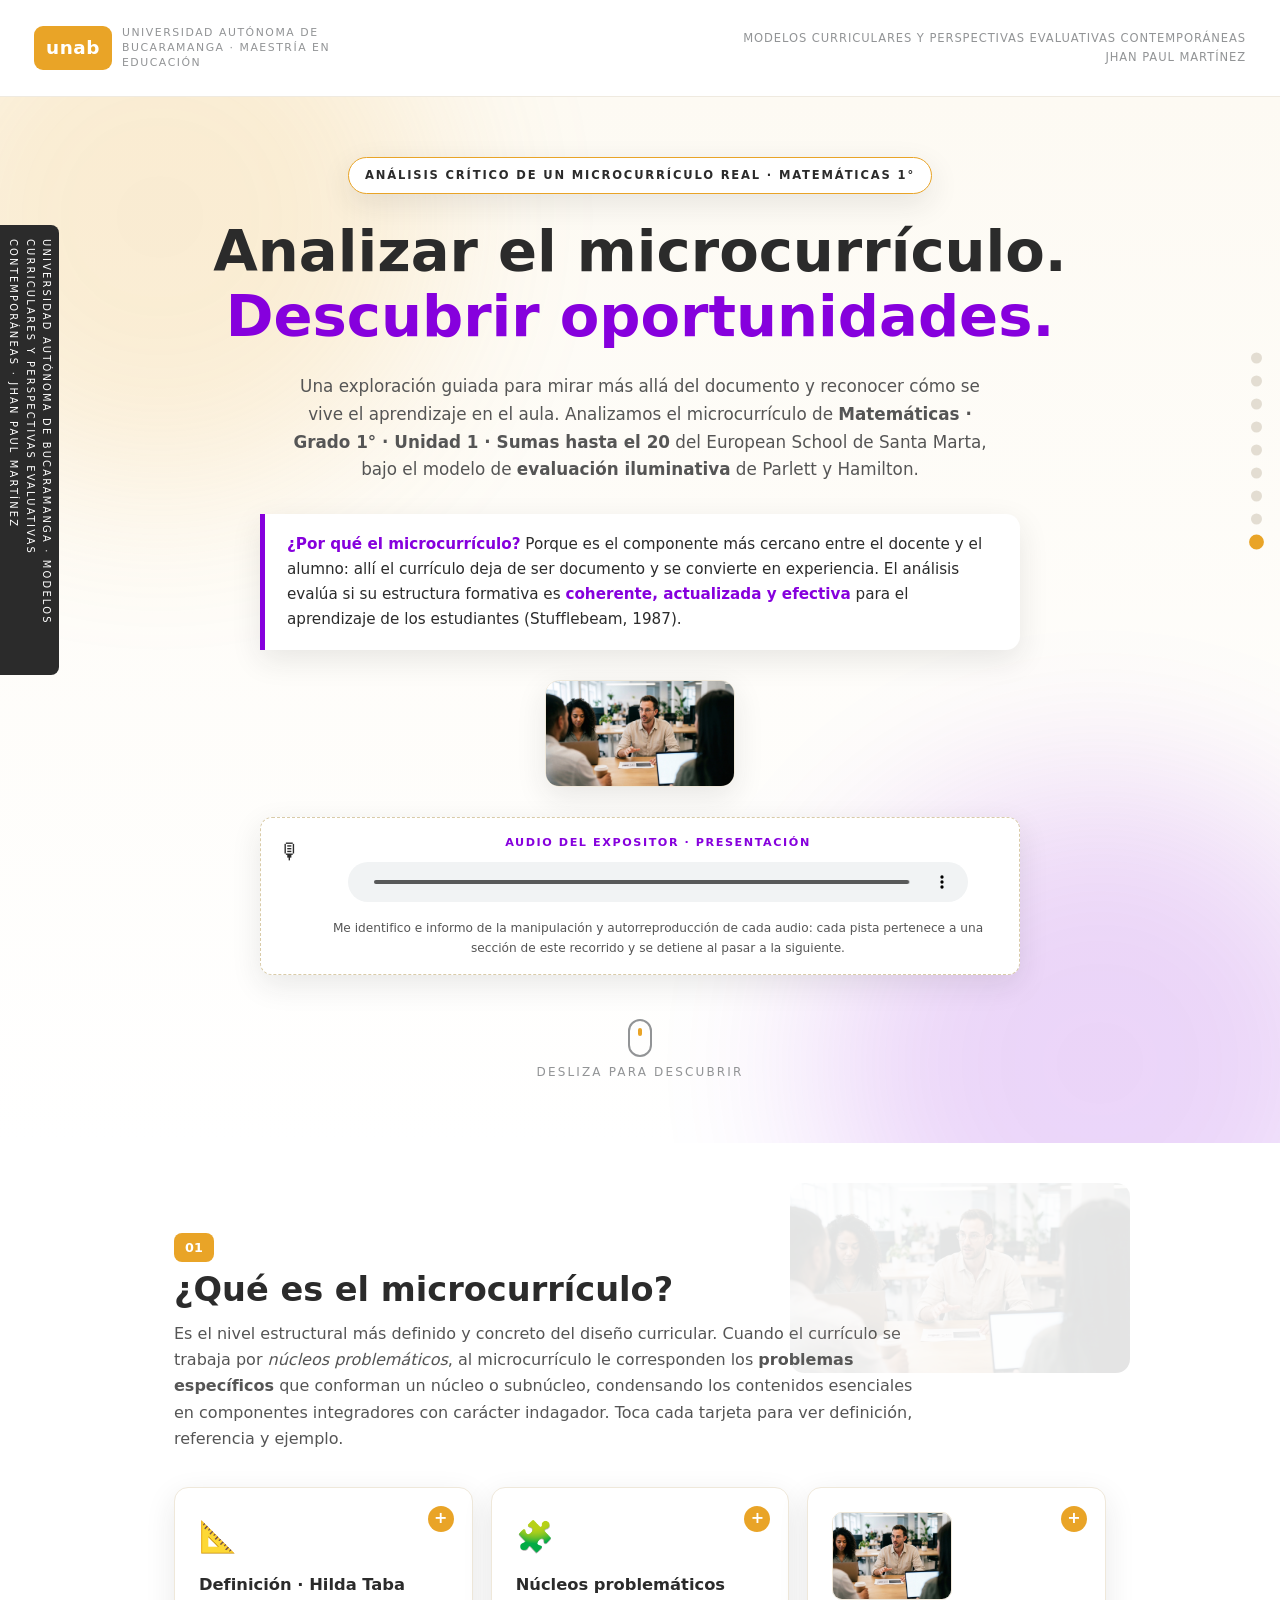
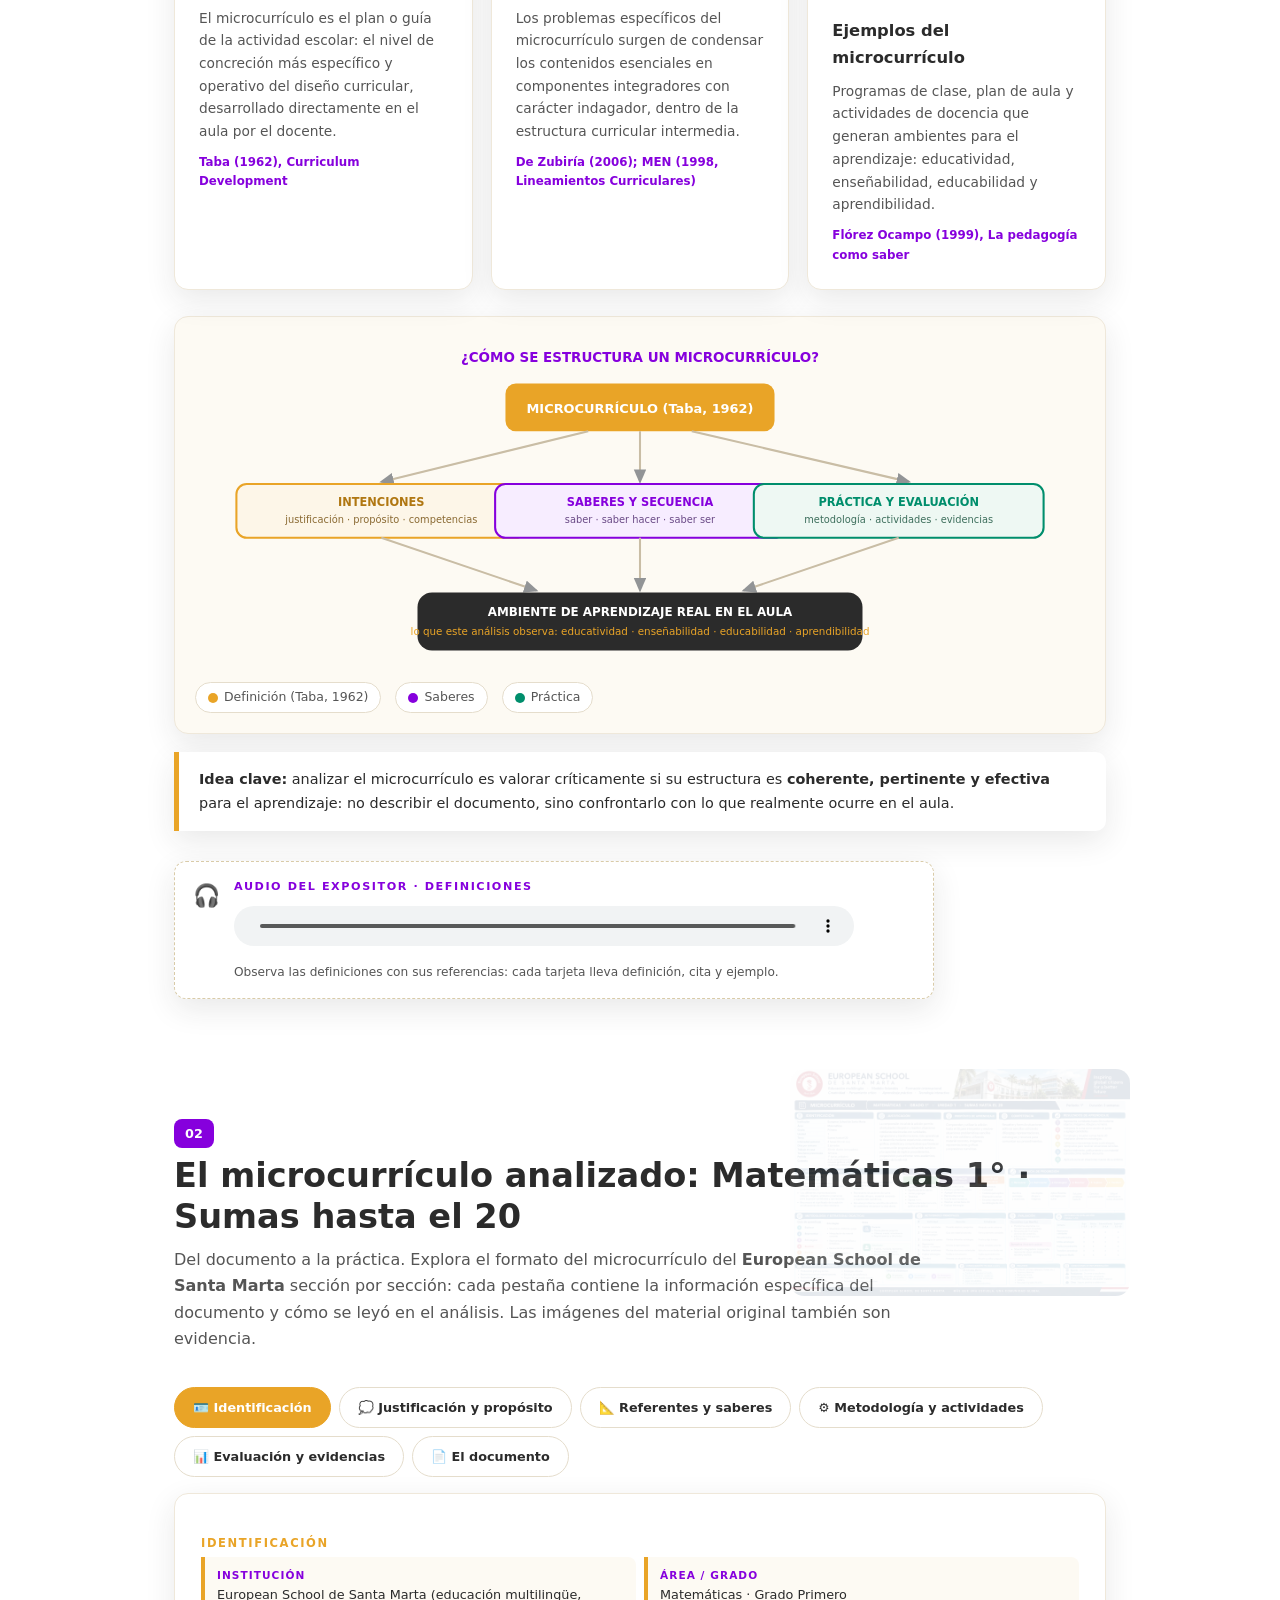
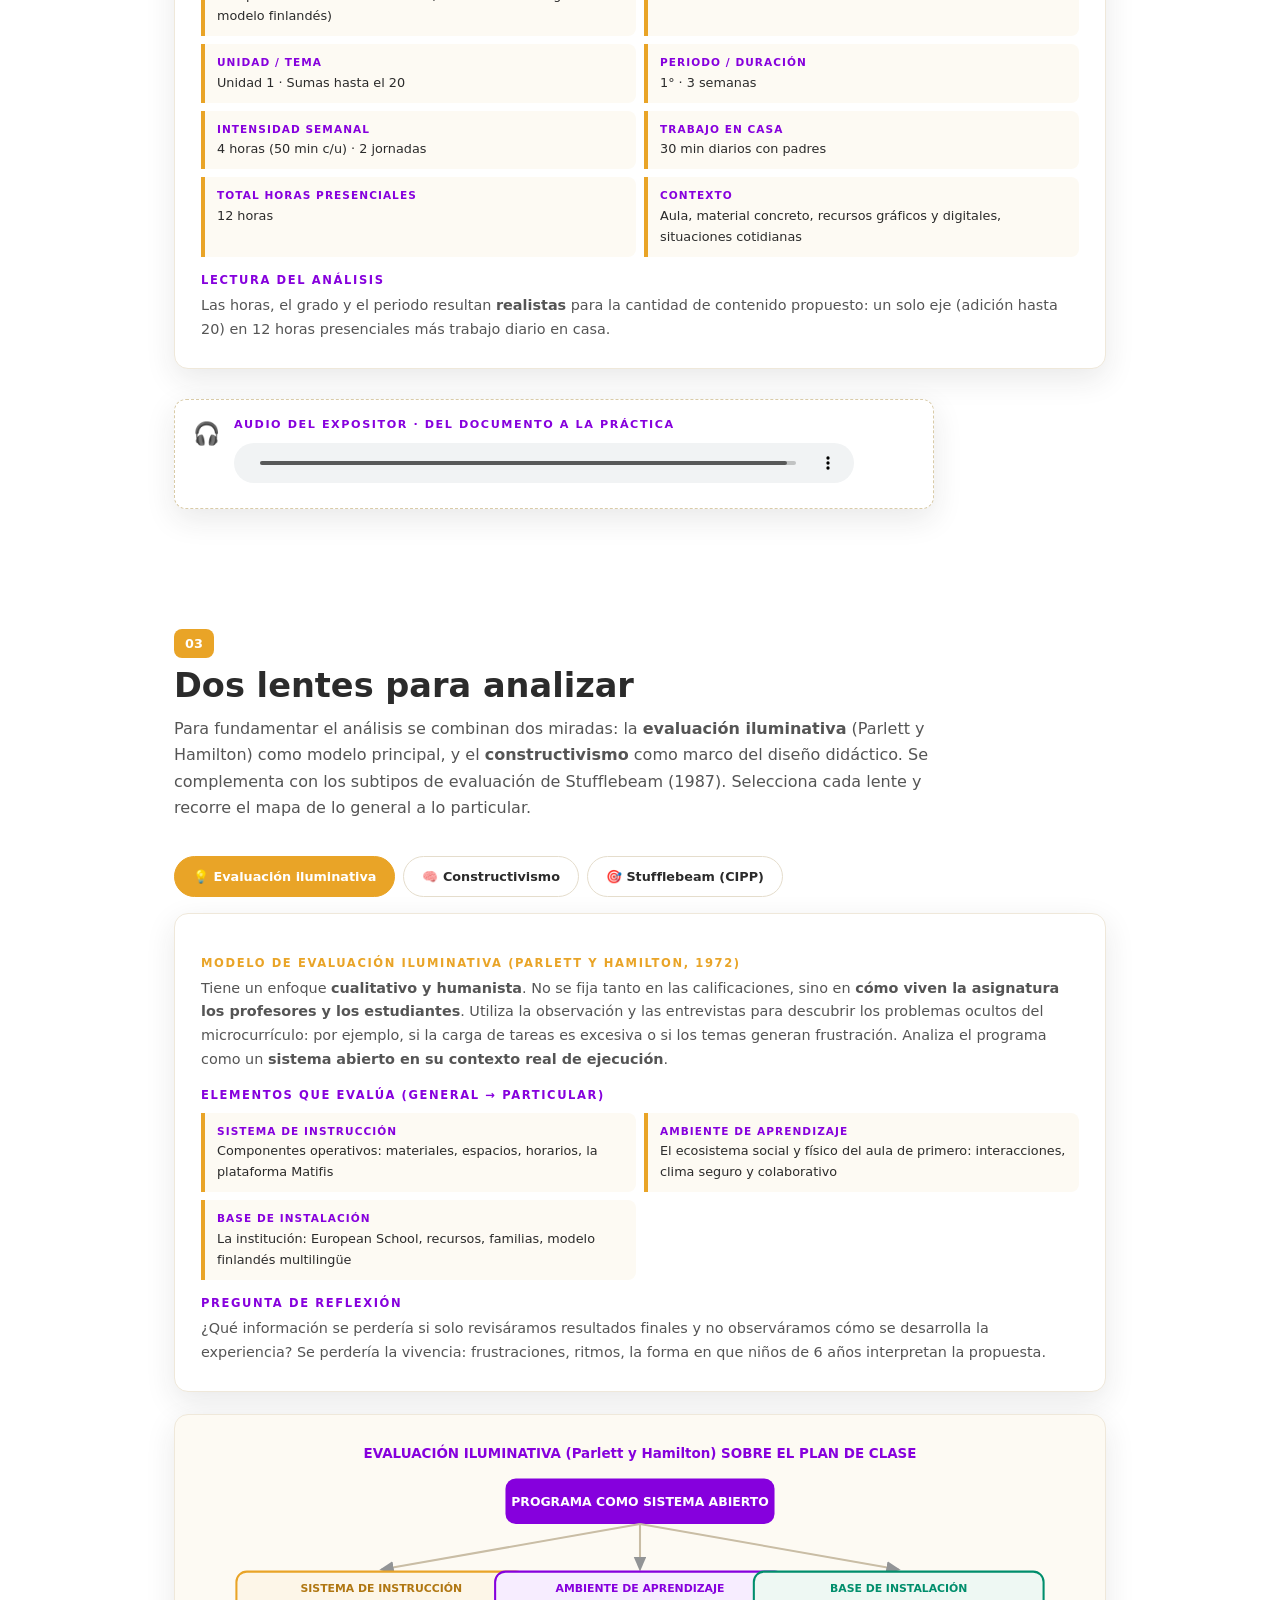
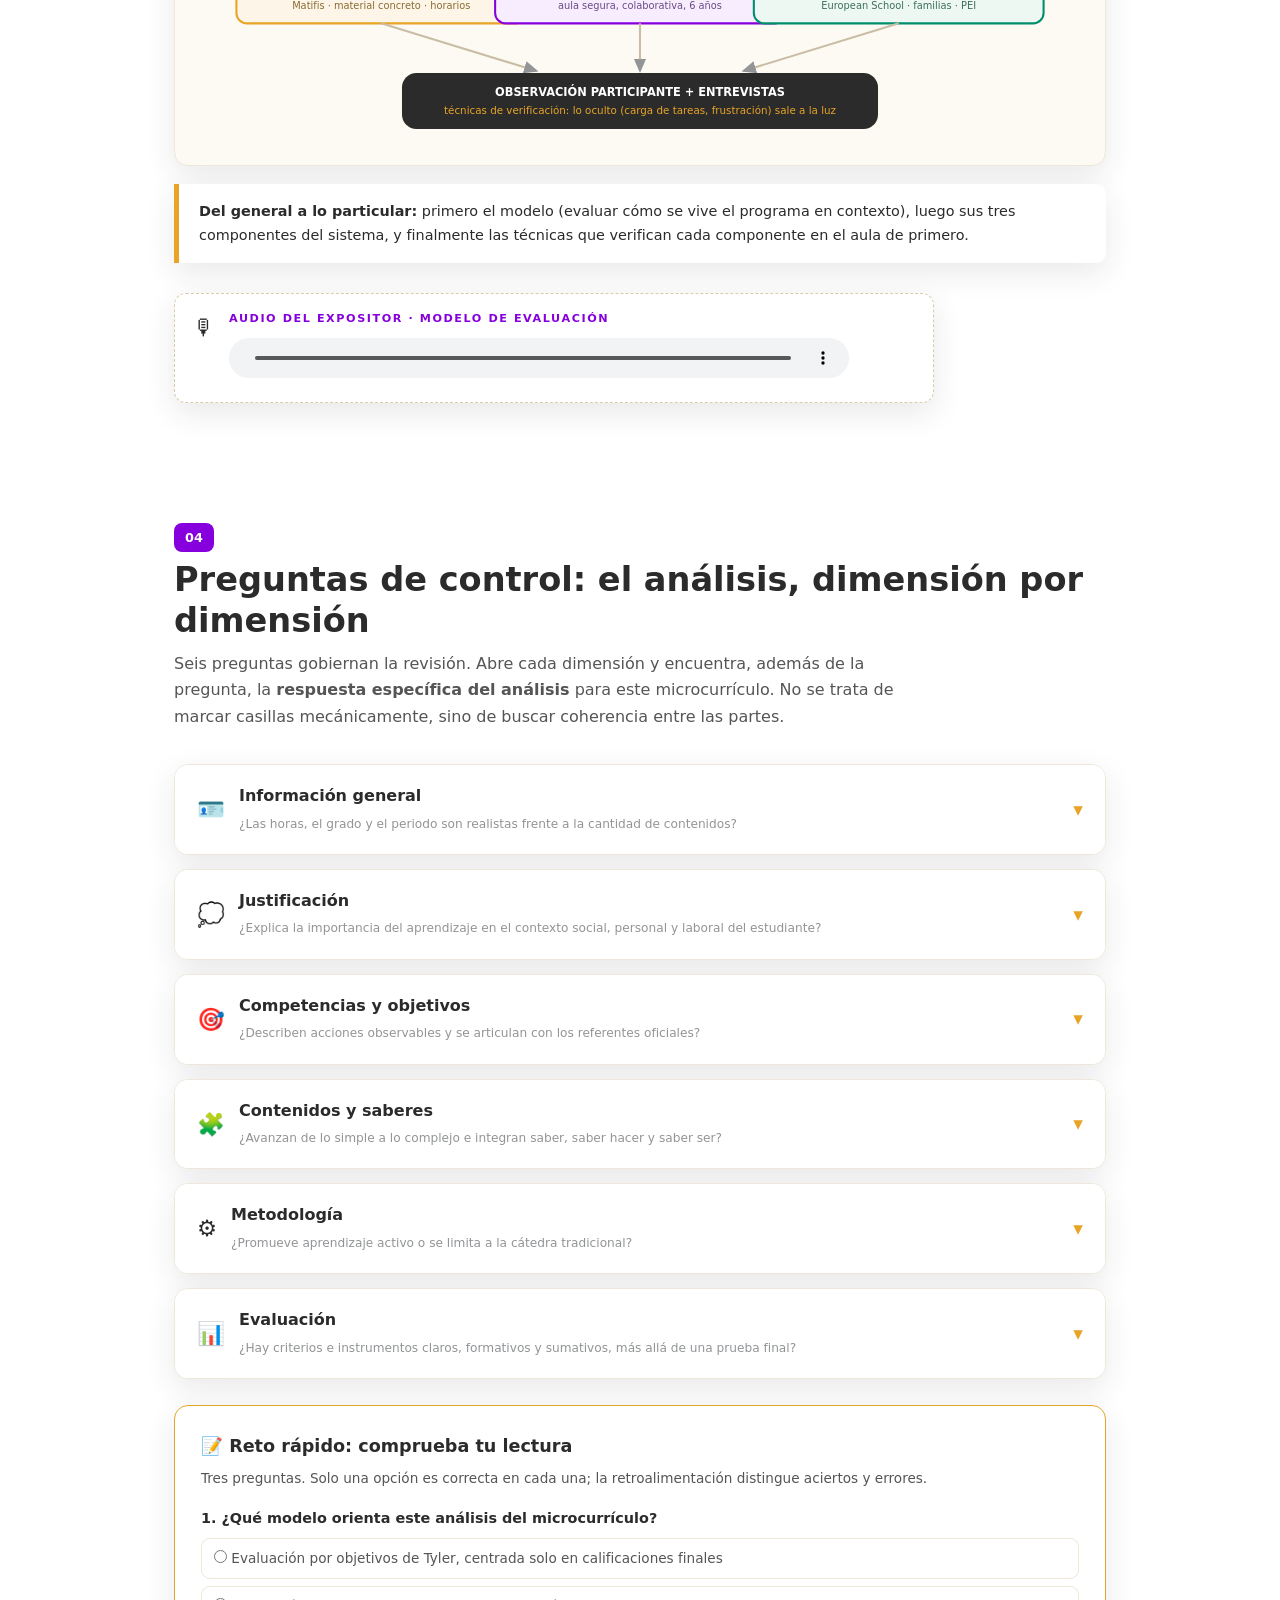
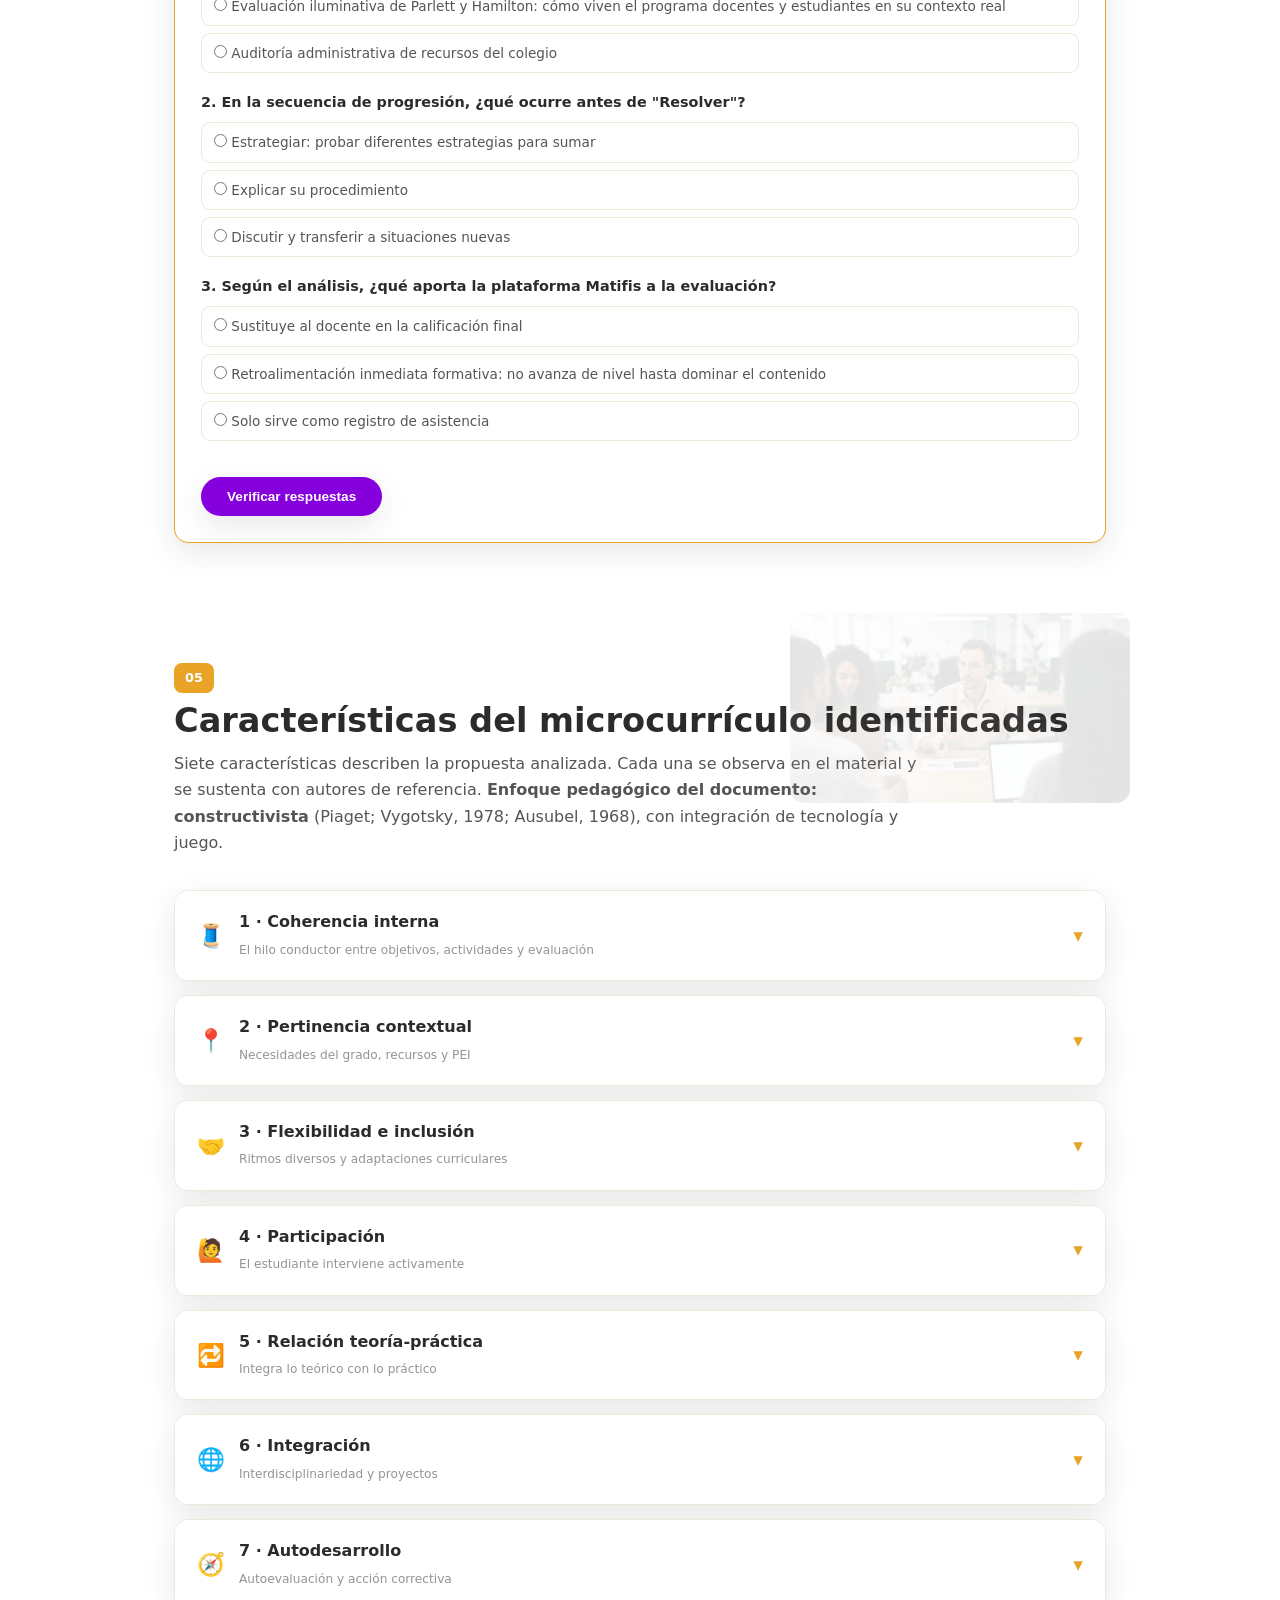
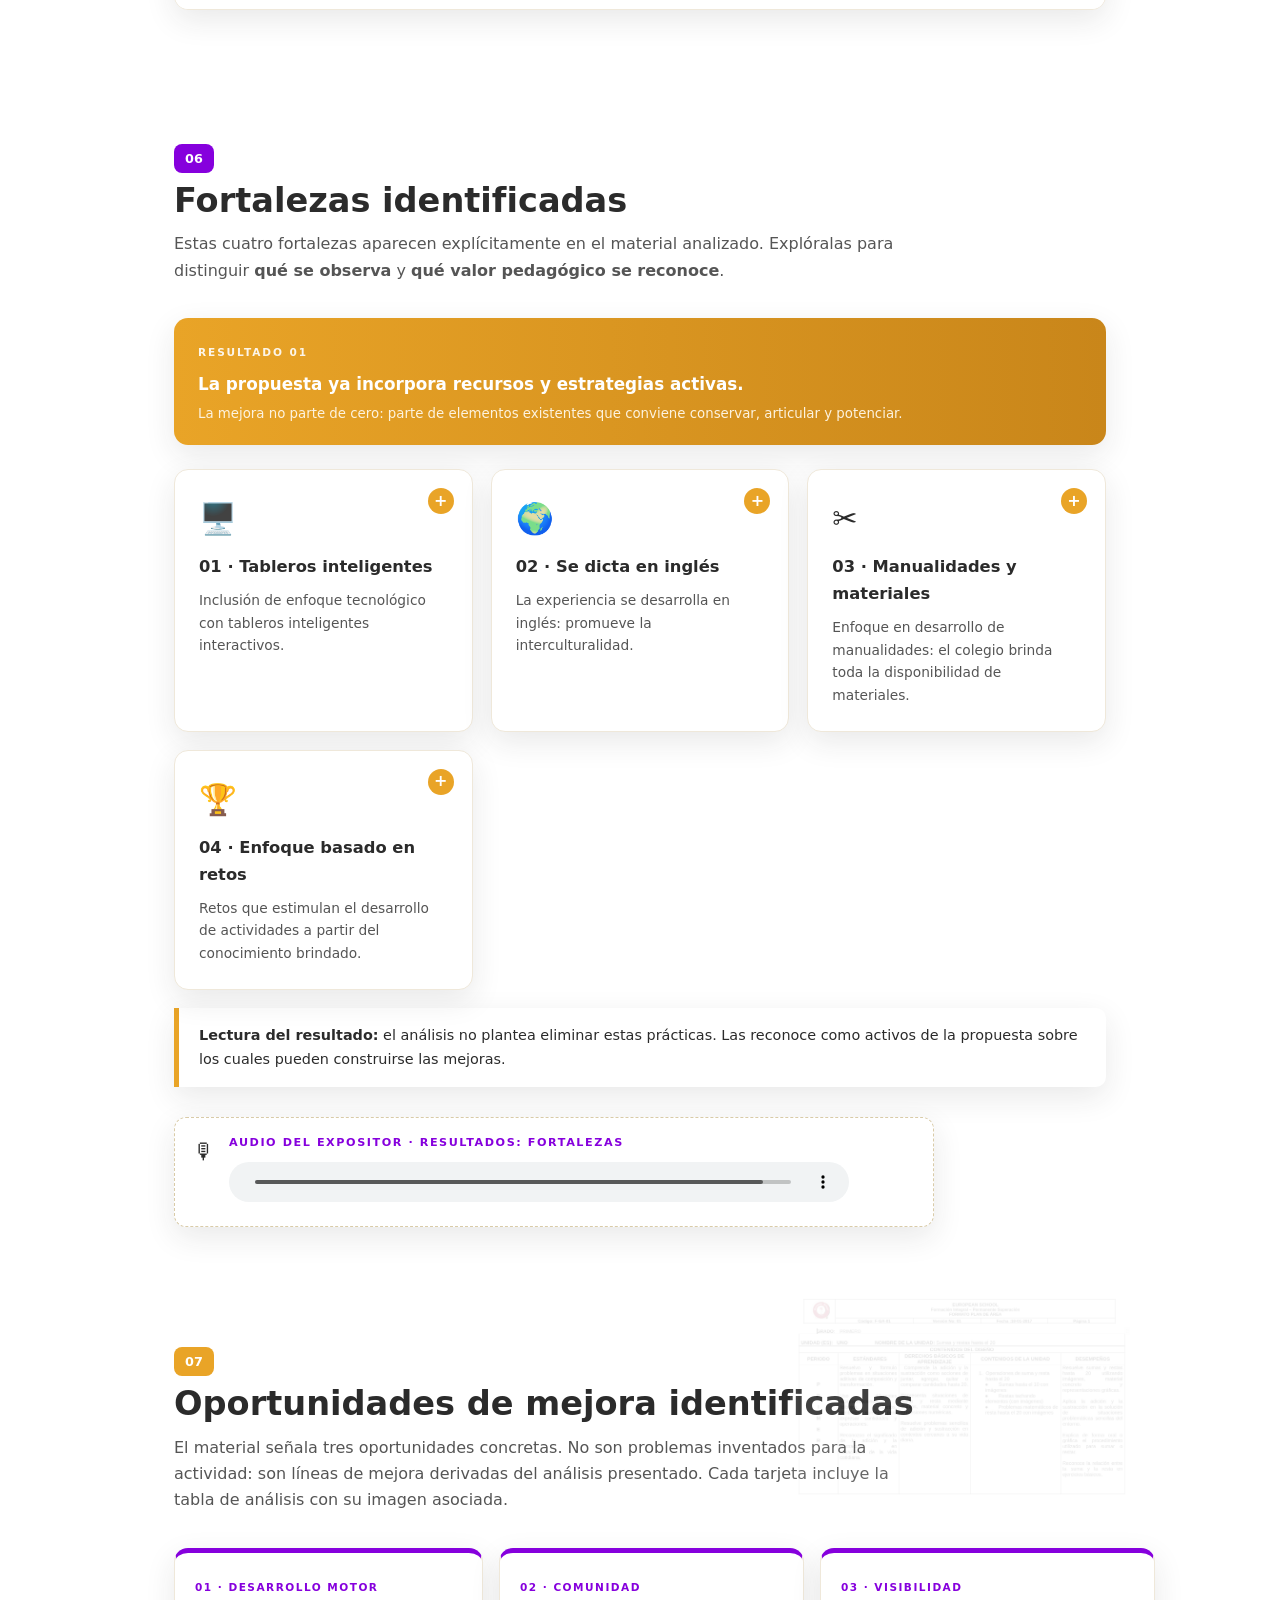
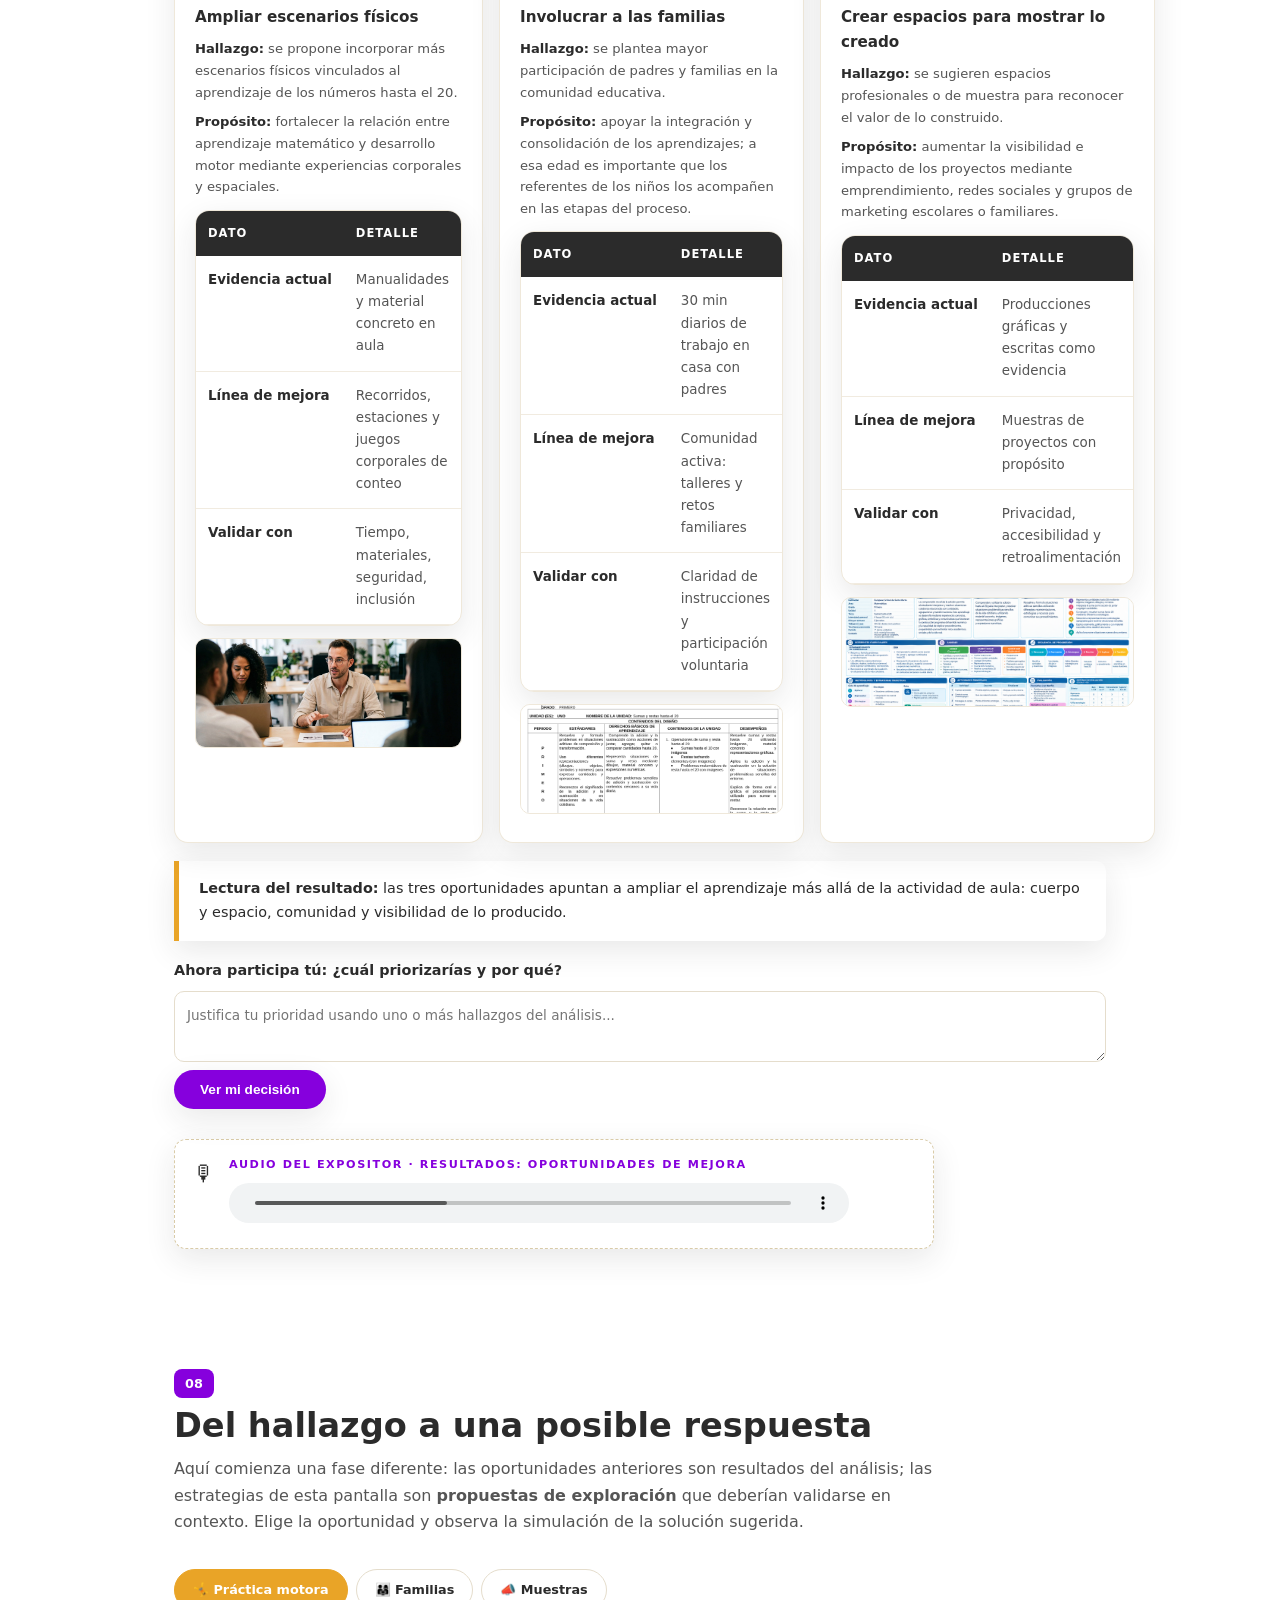
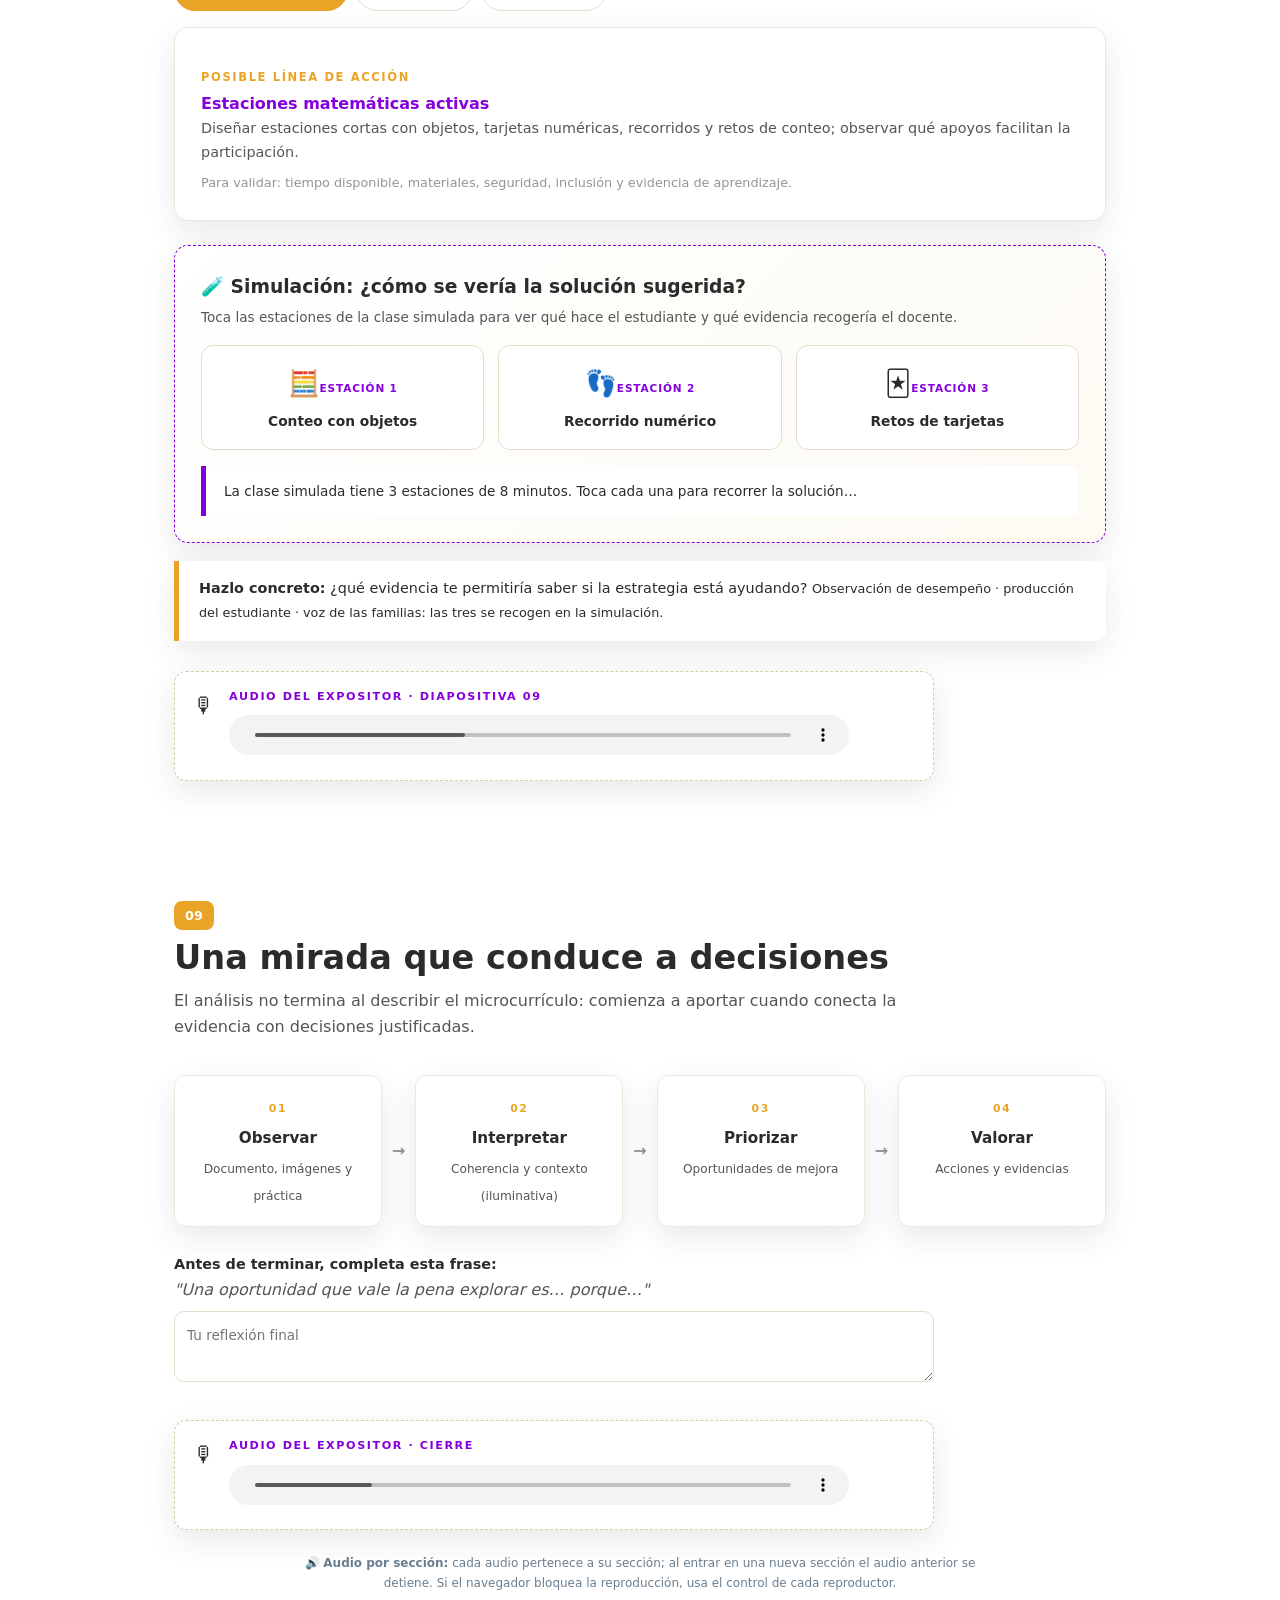
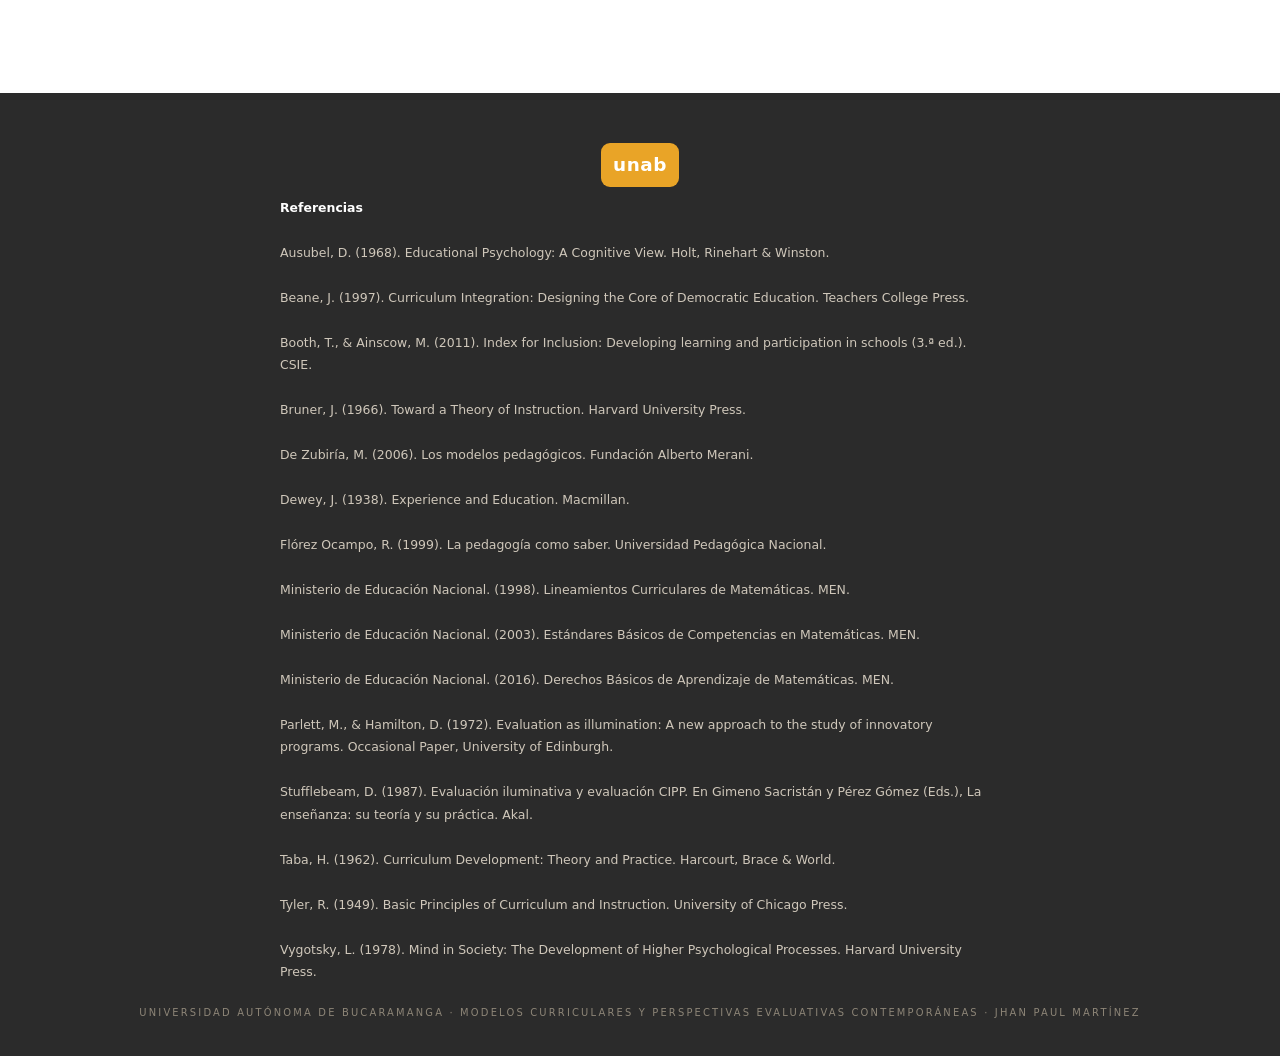
<file: análisis-del-microcurrículo-sitio-reestructurado-marca-unab.html>
<!doctype html>
<html lang="es">
<head>
<meta charset="UTF-8" />
<meta name="viewport" content="width=device-width, initial-scale=1.0" />
<title>Análisis del Microcurrículo — Matemáticas 1° | UNAB</title>
<style>
  :root{
    --naranja:#e9a427; --morado:#8600dd; --gris:#929496; --gris-claro:#f4f2ef;
    --tinta:#2b2b2b; --tinta-suave:#555; --blanco:#ffffff; --crema:#fdfaf3;
    --verde:#008e6c; --rojo:#cb1d11; --azul:#00aff1;
    --sombra:0 10px 30px rgba(43,43,43,.10);
    --radio:14px;
  }
  *{margin:0;padding:0;box-sizing:border-box}
  html{scroll-behavior:smooth}
  body{font-family:"Open Sans","Segoe UI",system-ui,sans-serif;color:var(--tinta);background:var(--blanco);line-height:1.65;overflow-x:hidden}
  /* ===== LEGAL VERTICAL (Manual de Marca UNAB) ===== */
  .legal{position:fixed;left:0;top:50%;transform:translateY(-50%);writing-mode:vertical-rl;text-orientation:mixed;
    background:var(--tinta);color:#fff;font-size:.62rem;letter-spacing:.22em;padding:14px 5px;border-radius:0 8px 8px 0;z-index:60}
  /* ===== RAIL ===== */
  .rail{position:fixed;right:18px;top:50%;transform:translateY(-50%);z-index:60;display:flex;flex-direction:column;gap:12px}
  .rail a{width:11px;height:11px;border-radius:50%;background:#e3ddd2;border:2px solid #e3ddd2;display:block;transition:.3s}
  .rail a.act{background:var(--naranja);border-color:var(--naranja);transform:scale(1.35)}
  @media(max-width:820px){.rail{display:none}.legal{display:none}}
  /* ===== HEADER UNAB ===== */
  header{padding:26px 34px;display:flex;justify-content:space-between;align-items:center;background:var(--blanco);position:sticky;top:0;z-index:50;border-bottom:1px solid #efeae0}
  .logo-unab{display:flex;align-items:center;gap:10px}
  .logo-unab .marca{background:var(--naranja);color:#fff;font-weight:800;font-size:1.15rem;padding:7px 12px;border-radius:9px;letter-spacing:.03em}
  .logo-unab .nombre{font-size:.68rem;color:var(--gris);text-transform:uppercase;letter-spacing:.14em;max-width:220px;line-height:1.35}
  .tagline{font-size:.72rem;color:var(--gris);letter-spacing:.08em;text-transform:uppercase;text-align:right}
  /* ===== HERO ===== */
  .hero{min-height:92vh;display:flex;flex-direction:column;justify-content:center;align-items:center;text-align:center;
    padding:60px 22px;background:linear-gradient(180deg,var(--crema) 0%,#fff 100%);position:relative;overflow:hidden}
  .hero .aurora{position:absolute;width:560px;height:560px;border-radius:50%;filter:blur(90px);opacity:.16;pointer-events:none}
  .a1{background:var(--naranja);top:-160px;left:-120px}.a2{background:var(--morado);bottom:-200px;right:-100px}
  .hero>*{position:relative;z-index:2}
  .kicker{display:inline-block;background:#fff;border:1.5px solid var(--naranja);color:var(--tinta);font-size:.72rem;
    font-weight:700;letter-spacing:.16em;text-transform:uppercase;padding:8px 16px;border-radius:999px;margin-bottom:26px;box-shadow:var(--sombra)}
  .hero h1{font-size:clamp(2rem,5.2vw,3.6rem);font-weight:800;line-height:1.12;max-width:900px}
  .hero h1 em{font-style:normal;color:var(--naranja)}
  .hero h1 em.m{color:var(--morado)}
  .hero p.sub{max-width:700px;margin:24px auto 0;color:var(--tinta-suave);font-size:1.05rem}
  .hero .tesis{margin-top:30px;max-width:760px;background:#fff;border-left:5px solid var(--morado);padding:18px 22px;border-radius:0 var(--radio) var(--radio) 0;box-shadow:var(--sombra);text-align:left;font-size:.95rem}
  .hero .tesis strong{color:var(--morado)}
  .heroimg{margin-top:30px;display:flex;gap:14px;align-items:center;justify-content:center;flex-wrap:wrap}
  .heroimg img{width:190px;border-radius:var(--radio);border:1.5px solid #efe8da;box-shadow:var(--sombra)}
  .scroll-hint{margin-top:44px;display:flex;flex-direction:column;align-items:center;gap:6px;color:var(--gris);font-size:.75rem;letter-spacing:.18em;text-transform:uppercase}
  .scroll-hint .mouse{width:24px;height:38px;border:2px solid var(--gris);border-radius:13px;position:relative}
  .scroll-hint .mouse::after{content:"";position:absolute;left:50%;top:7px;width:4px;height:8px;background:var(--naranja);border-radius:3px;transform:translateX(-50%);animation:rueda 1.6s infinite}
  @keyframes rueda{0%{opacity:1;top:7px}70%{opacity:0;top:20px}100%{opacity:0}}
  /* ===== SECTIONS ===== */
  section{max-width:980px;margin:0 auto;padding:90px 24px 30px;position:relative}
  .num{display:flex;align-items:baseline;gap:14px;margin-bottom:8px}
  .num span.n{font-size:.8rem;font-weight:800;color:#fff;background:var(--naranja);padding:4px 11px;border-radius:8px}
  .num span.n.m{background:var(--morado)}
  h2{font-size:clamp(1.45rem,3vw,2.1rem);font-weight:800;line-height:1.2;margin-bottom:10px}
  .lead{color:var(--tinta-suave);max-width:760px;margin-bottom:34px}
  .rv{opacity:0;transform:translateY(34px);transition:opacity .8s ease,transform .8s ease}
  .rv.in{opacity:1;transform:none}
  .rv.d1{transition-delay:.12s}.rv.d2{transition-delay:.24s}.rv.d3{transition-delay:.36s}.rv.d4{transition-delay:.48s}
  /* fondo con imagen transparente (no del todo clara) */
  .bgimg{position:absolute;top:40px;right:0;width:340px;opacity:.10;filter:saturate(.8);pointer-events:none;border-radius:var(--radio)}
  /* ===== FLIP CARDS ===== */
  .cards{display:grid;grid-template-columns:repeat(3,1fr);gap:18px}
  @media(max-width:820px){.cards{grid-template-columns:1fr}}
  .flip{background:#fff;border:1.5px solid #efe8da;border-radius:var(--radio);padding:24px;cursor:pointer;position:relative;min-height:220px;box-shadow:var(--sombra);transition:.35s;text-align:left}
  .flip:hover{transform:translateY(-5px);border-color:var(--naranja)}
  .flip .ic{font-size:1.9rem;margin-bottom:10px}
  .flip img.tn{width:100%;max-width:120px;height:88px;object-fit:cover;border-radius:10px;border:1px solid #efe8da;margin-bottom:10px}
  .flip h3{font-size:1.02rem;font-weight:800;margin-bottom:8px}
  .flip p{font-size:.86rem;color:var(--tinta-suave)}
  .flip .ref{display:block;margin-top:10px;font-size:.74rem;color:var(--morado);font-weight:700}
  .flip .det{max-height:0;overflow:hidden;transition:max-height .5s ease}
  .flip.open .det{max-height:460px}
  .flip .det .resp{margin-top:14px;background:var(--crema);border-left:4px solid var(--morado);padding:12px 14px;border-radius:0 8px 8px 0;font-size:.83rem}
  .flip .plus{position:absolute;top:18px;right:18px;width:26px;height:26px;border-radius:50%;background:var(--naranja);color:#fff;display:flex;align-items:center;justify-content:center;font-weight:800;transition:.3s}
  .flip.open .plus{transform:rotate(45deg);background:var(--morado)}
  /* ===== MAPA CONCEPTUAL ===== */
  .mapa-wrap{background:var(--crema);border-radius:var(--radio);padding:20px;border:1.5px solid #efe8da;box-shadow:var(--sombra)}
  .mapa-svg{width:100%;height:auto;display:block}
  .mapa-svg .nodo{cursor:pointer}
  .mapa-svg .nodo rect{transition:.3s}
  .mapa-svg .nodo:hover rect{filter:brightness(.94)}
  .mapa-leyenda{display:flex;gap:14px;flex-wrap:wrap;margin-top:14px;font-size:.78rem;color:var(--tinta-suave)}
  .chip{display:inline-flex;align-items:center;gap:6px;background:#fff;border:1px solid #e5ddcc;border-radius:999px;padding:4px 12px}
  .chip i{width:10px;height:10px;border-radius:50%;display:inline-block}
  .lectura{margin-top:18px;background:#fff;border-left:5px solid var(--naranja);padding:16px 20px;border-radius:0 10px 10px 0;font-size:.9rem;box-shadow:var(--sombra)}
  /* ===== TABS PANEL MICROCURRÍCULO ===== */
  .tabs{display:flex;gap:8px;flex-wrap:wrap;margin-bottom:16px}
  .tab{border:1.5px solid #e5ddcc;background:#fff;border-radius:999px;padding:9px 18px;cursor:pointer;font-weight:700;font-size:.8rem;transition:.3s;color:var(--tinta)}
  .tab:hover{border-color:var(--naranja)}
  .tab.act{background:var(--naranja);border-color:var(--naranja);color:#fff}
  .tabpane{display:none}.tabpane.act{display:block;animation:fadein .5s}
  @keyframes fadein{from{opacity:0;transform:translateY(8px)}to{opacity:1}}
  .panel{background:#fff;border-radius:var(--radio);border:1.5px solid #efe8da;padding:26px;box-shadow:var(--sombra)}
  .panel h4{font-size:.72rem;text-transform:uppercase;letter-spacing:.14em;color:var(--naranja);margin:14px 0 4px;font-weight:800}
  .panel h4.m{color:var(--morado)}
  .panel p,.panel li{font-size:.9rem;color:var(--tinta-suave)}
  .panel ul{padding-left:20px;margin-top:6px}
  .kv{display:grid;grid-template-columns:repeat(2,1fr);gap:8px}
  @media(max-width:700px){.kv{grid-template-columns:1fr}}
  .kv div{background:var(--crema);border-left:4px solid var(--naranja);border-radius:0 8px 8px 0;padding:10px 12px;font-size:.8rem}
  .kv b{display:block;font-size:.66rem;text-transform:uppercase;letter-spacing:.1em;color:var(--morado)}
  .imgdoc{width:100%;border-radius:10px;border:1.5px solid #efe8da;margin-top:12px;box-shadow:var(--sombra)}
  .doclink{display:inline-block;margin-top:10px;font-size:.78rem;font-weight:700;color:var(--morado)}
  /* tablas de análisis con imagen asociada */
  .tabla-an{display:grid;grid-template-columns:1fr 170px;gap:16px;align-items:start}
  @media(max-width:700px){.tabla-an{grid-template-columns:1fr}}
  .tabla-an img{width:100%;border-radius:10px;border:1.5px solid #efe8da;object-fit:cover;box-shadow:var(--sombra)}
  .matriz{background:#fff;border-radius:var(--radio);border:1.5px solid #efe8da;overflow:hidden;box-shadow:var(--sombra)}
  .matriz table{width:100%;border-collapse:collapse;font-size:.84rem}
  .matriz th{background:var(--tinta);color:#fff;padding:13px 12px;text-align:left;font-size:.72rem;text-transform:uppercase;letter-spacing:.09em}
  .matriz td{padding:13px 12px;border-bottom:1px solid #f1ebe0;vertical-align:top;color:var(--tinta-suave)}
  .matriz td:first-child{font-weight:800;color:var(--tinta);white-space:nowrap}
  .matriz tr:hover td{background:var(--crema)}
  @media(max-width:720px){.matriz td:first-child{white-space:normal}}
  /* ===== ACORDEÓN ===== */
  .acc{border:1.5px solid #efe8da;border-radius:var(--radio);overflow:hidden;background:#fff;box-shadow:var(--sombra);margin-bottom:14px}
  .acc-h{display:flex;align-items:center;gap:14px;padding:18px 22px;cursor:pointer;background:#fff;transition:.3s;list-style:none}
  .acc-h:hover{background:var(--crema)}
  .acc-h .ic{font-size:1.4rem}
  .acc-h .tt{flex:1}
  .acc-h .tt b{display:block;font-size:1rem}
  .acc-h .tt small{color:var(--gris);font-size:.76rem}
  .acc-h .chev{transition:.35s;color:var(--naranja);font-weight:800;font-size:1.2rem}
  .acc.open .chev{transform:rotate(180deg)}
  .acc-b{max-height:0;overflow:hidden;transition:max-height .7s ease}
  .acc.open .acc-b{max-height:900px}
  .acc-b .inner{padding:6px 24px 24px;border-top:1px dashed #e8e0d0}
  .acc-b .inner p{font-size:.88rem;color:var(--tinta-suave)}
  .verdicto{margin-top:12px;display:flex;gap:10px}
  .verdicto .v{flex:1;border-radius:10px;padding:12px 14px;font-size:.8rem}
  .v.ok{background:#eef8f3;border-left:4px solid var(--verde)}
  .v.warn{background:#fdf6e8;border-left:4px solid var(--naranja)}
  .v b{display:block;font-size:.68rem;text-transform:uppercase;letter-spacing:.1em;margin-bottom:4px}
  .v.ok b{color:var(--verde)}.v.warn b{color:#b07712}
  /* ===== QUIZ ===== */
  .quiz{background:#fff;border:1.5px solid var(--naranja);border-radius:var(--radio);padding:26px;box-shadow:var(--sombra);margin-top:26px}
  .quiz h3{font-size:1.1rem;font-weight:800;margin-bottom:6px}
  .quiz .qq{margin-top:18px}
  .quiz .qq p{font-weight:700;font-size:.9rem}
  .quiz label{display:block;margin:7px 0;font-size:.85rem;color:var(--tinta-suave);cursor:pointer;border:1.5px solid #efe8da;border-radius:9px;padding:8px 12px;transition:.25s}
  .quiz label:hover{border-color:var(--naranja)}
  .quiz label.sel{border-color:var(--morado);background:#f7edff}
  .quiz label.ok{border-color:var(--verde);background:#eef8f3}
  .quiz label.bad{border-color:var(--rojo);background:#fdf0ee}
  .btn-unab{background:var(--morado);color:#fff;border:none;border-radius:999px;padding:12px 26px;font-weight:800;font-size:.85rem;cursor:pointer;transition:.3s;box-shadow:var(--sombra)}
  .btn-unab:hover{transform:translateY(-2px);background:var(--naranja)}
  #quizResult{margin-top:14px;font-size:.88rem;font-weight:700;min-height:22px}
  /* ===== SIMULACIÓN ===== */
  .sim{background:linear-gradient(135deg,#fff,var(--crema));border:1.5px dashed var(--morado);border-radius:var(--radio);padding:26px;margin-top:24px;box-shadow:var(--sombra)}
  .sim h3{font-weight:800;margin-bottom:4px}
  .estaciones{display:grid;grid-template-columns:repeat(3,1fr);gap:14px;margin-top:16px}
  @media(max-width:820px){.estaciones{grid-template-columns:1fr}}
  .est{background:#fff;border:1.5px solid #e5ddcc;border-radius:12px;padding:16px;cursor:pointer;transition:.3s;text-align:center}
  .est:hover{transform:translateY(-4px);border-color:var(--naranja)}
  .est.on{border-color:var(--verde);background:#eef8f3}
  .est .ic{font-size:1.6rem}
  .est b{display:block;margin-top:6px;font-size:.86rem}
  .est small{color:var(--morado);font-weight:700;font-size:.66rem;text-transform:uppercase;letter-spacing:.08em}
  #simMsg{margin-top:16px;background:#fff;border-left:5px solid var(--morado);padding:14px 18px;border-radius:0 10px 10px 0;font-size:.85rem;min-height:48px}
  /* ===== PROS/CONS y resultados ===== */
  .result-strip{background:linear-gradient(90deg,var(--naranja),#c9861a);color:#fff;border-radius:var(--radio);padding:20px 24px;margin-bottom:24px;box-shadow:var(--sombra)}
  .result-strip span{font-size:.66rem;letter-spacing:.18em;font-weight:800;opacity:.9}
  .result-strip b{display:block;font-size:1.05rem;margin:6px 0}
  .result-strip small{color:#fdf3df;line-height:1.55;display:block}
  .ops{display:grid;grid-template-columns:repeat(3,1fr);gap:16px}
  @media(max-width:820px){.ops{grid-template-columns:1fr}}
  .op{background:#fff;border:1.5px solid #efe8da;border-top:5px solid var(--morado);border-radius:var(--radio);padding:20px;box-shadow:var(--sombra);transition:.3s}
  .op:hover{transform:translateY(-5px)}
  .op .tag{font-size:.66rem;font-weight:800;color:var(--morado);letter-spacing:.14em}
  .op h3{font-size:.95rem;font-weight:800;margin:6px 0}
  .op p{font-size:.82rem;color:var(--tinta-suave);margin-top:8px}
  .op p b{color:var(--tinta)}
  /* ===== FLOW SÍNTESIS ===== */
  .flow{display:flex;align-items:stretch;gap:10px;flex-wrap:wrap;justify-content:center;margin-top:10px}
  .flow .step{flex:1;min-width:160px;background:#fff;border:1.5px solid #efe8da;border-radius:12px;padding:18px;text-align:center;box-shadow:var(--sombra)}
  .flow .step span{font-size:.68rem;font-weight:800;color:var(--naranja);letter-spacing:.14em}
  .flow .step b{display:block;margin:6px 0 4px;font-size:.95rem}
  .flow .step small{font-size:.76rem;color:var(--tinta-suave)}
  .flow i{align-self:center;color:var(--gris);font-style:normal;font-weight:800}
  /* ===== AUDIO ===== */
  .audio-slot{display:flex;gap:14px;align-items:flex-start;padding:16px 18px;background:#fff;border:1.5px dashed #d9cba8;border-radius:12px;margin:30px 0 0;box-shadow:var(--sombra);max-width:760px}
  .audio-icon{font-size:22px}
  .audio-main{flex:1}
  .audio-main>b{display:block;font-size:.7rem;color:var(--morado);letter-spacing:.14em;margin-bottom:9px;text-transform:uppercase}
  .slide-audio{width:100%;max-width:620px;height:40px}
  .audio-help{text-align:center;color:#6a7e8f;font-size:.75rem;line-height:1.6;padding:24px 20px 0;max-width:760px;margin:0 auto}
  @media(max-width:760px){.audio-slot{display:block}.audio-icon{display:block;margin-bottom:8px}}
  textarea{width:100%;border:1.5px solid #e5ddcc;border-radius:10px;padding:12px;font:inherit;font-size:.85rem;background:#fff;margin-top:8px;resize:vertical}
  /* ===== FOOTER ===== */
  footer{margin-top:70px;background:var(--tinta);color:#cfc7ba;padding:50px 24px 34px;text-align:center}
  footer .fm{font-size:.78rem;max-width:720px;margin:10px auto 0;line-height:1.8;text-align:left}
  footer .fm b{color:#fff}
  footer .legal-f{margin-top:22px;font-size:.62rem;letter-spacing:.22em;color:#8d8577}
</style>
</head>
<body>

<nav class="rail" id="rail">
  <a href="#s1" title="¿Qué es el microcurrículo?"></a><a href="#s2" title="El documento analizado"></a>
  <a href="#s3" title="Lentes de evaluación"></a><a href="#s4" title="Preguntas de control y quiz"></a>
  <a href="#s5" title="Características del análisis"></a><a href="#s6" title="Fortalezas"></a>
  <a href="#s7" title="Oportunidades de mejora"></a><a href="#s8" title="Diseñar una respuesta"></a>
  <a href="#s9" title="Cierre"></a>
</nav>
<div class="legal">UNIVERSIDAD AUTÓNOMA DE BUCARAMANGA · MODELOS CURRICULARES Y PERSPECTIVAS EVALUATIVAS CONTEMPORÁNEAS · JHAN PAUL MARTÍNEZ</div>

<header>
  <div class="logo-unab">
    <div class="marca">unab</div>
    <div class="nombre">Universidad Autónoma de Bucaramanga · Maestría en Educación</div>
  </div>
  <div class="tagline">Modelos Curriculares y Perspectivas Evaluativas Contemporáneas<br>Jhan Paul Martínez</div>
</header>

<!-- ============ HERO ============ -->
<div class="hero">
  <div class="aurora a1"></div><div class="aurora a2"></div>
  <span class="kicker rv">Análisis crítico de un microcurrículo real · Matemáticas 1°</span>
  <h1 class="rv d1">Analizar el microcurrículo.<br><em class="m">Descubrir oportunidades.</em></h1>
  <p class="sub rv d2">Una exploración guiada para mirar más allá del documento y reconocer cómo se vive el aprendizaje en el aula. Analizamos el microcurrículo de <b>Matemáticas · Grado 1° · Unidad 1 · Sumas hasta el 20</b> del European School de Santa Marta, bajo el modelo de <b>evaluación iluminativa</b> de Parlett y Hamilton.</p>
  <div class="tesis rv d3"><strong>¿Por qué el microcurrículo?</strong> Porque es el componente más cercano entre el docente y el alumno: allí el currículo deja de ser documento y se convierte en experiencia. El análisis evalúa si su estructura formativa es <strong>coherente, actualizada y efectiva</strong> para el aprendizaje de los estudiantes (Stufflebeam, 1987).</div>
  <div class="heroimg rv d3"><img src="intro.jpg" alt="Analizar diseño y aula"></div>
  <div class="rv d4" style="max-width:760px;width:100%">
    <div class="audio-slot">
      <span class="audio-icon">🎙</span>
      <div class="audio-main">
        <b>Audio del expositor · Presentación</b>
        <audio class="slide-audio" src="audio_1.mp3" data-audio controls preload="auto" playsinline></audio>
        <p style="font-size:.76rem;color:var(--tinta-suave);margin-top:8px">Me identifico e informo de la manipulación y autorreproducción de cada audio: cada pista pertenece a una sección de este recorrido y se detiene al pasar a la siguiente.</p>
      </div>
    </div>
  </div>
  <div class="scroll-hint rv d4"><div class="mouse"></div>Desliza para descubrir</div>
</div>

<!-- ============ S1: QUÉ ES ============ -->
<section id="s1">
  <img class="bgimg" src="intro.jpg" alt="">
  <div class="num rv"><span class="n">01</span></div>
  <h2 class="rv">¿Qué es el microcurrículo?</h2>
  <p class="lead rv d1">Es el nivel estructural más definido y concreto del diseño curricular. Cuando el currículo se trabaja por <em>núcleos problemáticos</em>, al microcurrículo le corresponden los <b>problemas específicos</b> que conforman un núcleo o subnúcleo, condensando los contenidos esenciales en componentes integradores con carácter indagador. Toca cada tarjeta para ver definición, referencia y ejemplo.</p>
  <div class="cards">
    <div class="flip rv d1" onclick="this.classList.toggle('open')">
      <span class="plus">+</span><div class="ic">📐</div>
      <h3>Definición · Hilda Taba</h3>
      <p>El microcurrículo es el plan o guía de la actividad escolar: el nivel de concreción más específico y operativo del diseño curricular, desarrollado directamente en el aula por el docente.</p>
      <span class="ref">Taba (1962), Curriculum Development</span>
      <div class="det"><div class="resp"><b>Ejemplo:</b> el panel analizado en esta experiencia organiza cada componente del programa de Matemáticas de grado primero, desde la justificación hasta la evaluación.</div></div>
    </div>
    <div class="flip rv d2" onclick="this.classList.toggle('open')">
      <span class="plus">+</span><div class="ic">🧩</div>
      <h3>Núcleos problemáticos</h3>
      <p>Los problemas específicos del microcurrículo surgen de condensar los contenidos esenciales en componentes integradores con carácter indagador, dentro de la estructura curricular intermedia.</p>
      <span class="ref">De Zubiría (2006); MEN (1998, Lineamientos Curriculares)</span>
      <div class="det"><div class="resp"><b>Ejemplo:</b> "sumas hasta el 20" se aborda como situación aditiva de composición y transformación, no como lista de ejercicios.</div></div>
    </div>
    <div class="flip rv d3" onclick="this.classList.toggle('open')">
      <span class="plus">+</span><img class="tn" src="intro.jpg" alt="Diseño + aula">
      <h3>Ejemplos del microcurrículo</h3>
      <p>Programas de clase, plan de aula y actividades de docencia que generan ambientes para el aprendizaje: educatividad, enseñabilidad, educabilidad y aprendibilidad.</p>
      <span class="ref">Flórez Ocampo (1999), La pedagogía como saber</span>
      <div class="det"><div class="resp"><b>Imagen:</b> diseño + aula. En este sitio observamos dos evidencias del documento real: el plan de área y el panel del microcurrículo (sección 02).</div></div>
    </div>
  </div>
  <div class="mapa-wrap rv d2" style="margin-top:26px">
    <svg class="mapa-svg" viewBox="0 0 860 320" role="img" aria-label="Mapa conceptual: estructura del microcurrículo">
      <defs><marker id="fl" markerWidth="8" markerHeight="8" refX="6" refY="3" orient="auto"><path d="M0,0 L7,3 L0,6 Z" fill="#929496"/></marker></defs>
      <text x="430" y="24" text-anchor="middle" font-size="13" font-weight="700" fill="#8600dd">¿CÓMO SE ESTRUCTURA UN MICROCURRÍCULO?</text>
      <g class="nodo"><rect x="300" y="45" width="260" height="46" rx="10" fill="#e9a427"/><text x="430" y="73" text-anchor="middle" fill="#fff" font-size="12.5" font-weight="700">MICROCURRÍCULO (Taba, 1962)</text></g>
      <line x1="380" y1="91" x2="180" y2="140" stroke="#c9bda5" stroke-width="2" marker-end="url(#fl)"/>
      <line x1="430" y1="91" x2="430" y2="140" stroke="#c9bda5" stroke-width="2" marker-end="url(#fl)"/>
      <line x1="480" y1="91" x2="690" y2="140" stroke="#c9bda5" stroke-width="2" marker-end="url(#fl)"/>
      <g class="nodo"><rect x="40" y="142" width="280" height="52" rx="10" fill="#fdf6e8" stroke="#e9a427" stroke-width="2"/><text x="180" y="163" text-anchor="middle" font-size="11" font-weight="700" fill="#b07712">INTENCIONES</text><text x="180" y="180" text-anchor="middle" font-size="9.5" fill="#8a6a33">justificación · propósito · competencias</text></g>
      <g class="nodo"><rect x="290" y="142" width="280" height="52" rx="10" fill="#f7edff" stroke="#8600dd" stroke-width="2"/><text x="430" y="163" text-anchor="middle" font-size="11" font-weight="700" fill="#8600dd">SABERES Y SECUENCIA</text><text x="430" y="180" text-anchor="middle" font-size="9.5" fill="#6a4a86">saber · saber hacer · saber ser</text></g>
      <g class="nodo"><rect x="540" y="142" width="280" height="52" rx="10" fill="#eef8f3" stroke="#008e6c" stroke-width="2"/><text x="680" y="163" text-anchor="middle" font-size="11" font-weight="700" fill="#008e6c">PRÁCTICA Y EVALUACIÓN</text><text x="680" y="180" text-anchor="middle" font-size="9.5" fill="#3d6e5c">metodología · actividades · evidencias</text></g>
      <line x1="180" y1="194" x2="330" y2="245" stroke="#c9bda5" stroke-width="2" marker-end="url(#fl)"/>
      <line x1="430" y1="194" x2="430" y2="245" stroke="#c9bda5" stroke-width="2" marker-end="url(#fl)"/>
      <line x1="680" y1="194" x2="530" y2="245" stroke="#c9bda5" stroke-width="2" marker-end="url(#fl)"/>
      <g class="nodo"><rect x="215" y="247" width="430" height="56" rx="14" fill="#2b2b2b"/><text x="430" y="270" text-anchor="middle" fill="#fff" font-size="11.5" font-weight="700">AMBIENTE DE APRENDIZAJE REAL EN EL AULA</text><text x="430" y="288" text-anchor="middle" fill="#e9a427" font-size="10">lo que este análisis observa: educatividad · enseñabilidad · educabilidad · aprendibilidad</text></g>
    </svg>
    <div class="mapa-leyenda">
      <span class="chip"><i style="background:#e9a427"></i>Definición (Taba, 1962)</span>
      <span class="chip"><i style="background:#8600dd"></i>Saberes</span>
      <span class="chip"><i style="background:#008e6c"></i>Práctica</span>
    </div>
  </div>
  <div class="lectura rv d3"><b>Idea clave:</b> analizar el microcurrículo es valorar críticamente si su estructura es <b>coherente, pertinente y efectiva</b> para el aprendizaje: no describir el documento, sino confrontarlo con lo que realmente ocurre en el aula.</div>
  <div class="audio-slot rv d3">
    <span class="audio-icon">🎧</span>
    <div class="audio-main">
      <b>Audio del expositor · Definiciones</b>
      <audio class="slide-audio" src="audio_2.mp3" data-audio controls preload="auto" playsinline></audio>
      <p style="font-size:.76rem;color:var(--tinta-suave);margin-top:8px">Observa las definiciones con sus referencias: cada tarjeta lleva definición, cita y ejemplo.</p>
    </div>
  </div>
</section>

<!-- ============ S2: EL DOCUMENTO ============ -->
<section id="s2">
  <img class="bgimg" src="microcurriculo_panel.png" alt="">
  <div class="num rv"><span class="n m">02</span></div>
  <h2 class="rv">El microcurrículo analizado: Matemáticas 1° · Sumas hasta el 20</h2>
  <p class="lead rv d1">Del documento a la práctica. Explora el formato del microcurrículo del <b>European School de Santa Marta</b> sección por sección: cada pestaña contiene la información específica del documento y cómo se leyó en el análisis. Las imágenes del material original también son evidencia.</p>
  <div class="rv d2">
    <div class="tabs">
      <div class="tab act" onclick="tab(this,'t-id')">🪪 Identificación</div>
      <div class="tab" onclick="tab(this,'t-jus')">💭 Justificación y propósito</div>
      <div class="tab" onclick="tab(this,'t-ref')">📐 Referentes y saberes</div>
      <div class="tab" onclick="tab(this,'t-met')">⚙️ Metodología y actividades</div>
      <div class="tab" onclick="tab(this,'t-eval')">📊 Evaluación y evidencias</div>
      <div class="tab" onclick="tab(this,'t-doc')">📄 El documento</div>
    </div>
    <div class="panel">
      <div class="tabpane act" id="t-id">
        <h4>Identificación</h4>
        <div class="kv">
          <div><b>Institución</b>European School de Santa Marta (educación multilingüe, modelo finlandés)</div>
          <div><b>Área / Grado</b>Matemáticas · Grado Primero</div>
          <div><b>Unidad / Tema</b>Unidad 1 · Sumas hasta el 20</div>
          <div><b>Periodo / Duración</b>1° · 3 semanas</div>
          <div><b>Intensidad semanal</b>4 horas (50 min c/u) · 2 jornadas</div>
          <div><b>Trabajo en casa</b>30 min diarios con padres</div>
          <div><b>Total horas presenciales</b>12 horas</div>
          <div><b>Contexto</b>Aula, material concreto, recursos gráficos y digitales, situaciones cotidianas</div>
        </div>
        <h4 class="m">Lectura del análisis</h4>
        <p>Las horas, el grado y el periodo resultan <b>realistas</b> para la cantidad de contenido propuesto: un solo eje (adición hasta 20) en 12 horas presenciales más trabajo diario en casa.</p>
      </div>
      <div class="tabpane" id="t-jus">
        <h4>Justificación (del documento)</h4>
        <p>"La comprensión inicial de la adición permite al estudiante interpretar y resolver situaciones cotidianas relacionadas con cantidades, agrupaciones y transformaciones… preparándolo para enfrentar retos académicos, sociales y de la vida real."</p>
        <h4>Propósito de aprendizaje</h4>
        <p>Comprender y utilizar la adición hasta el 20 para interpretar y resolver situaciones problemáticas sencillas de la vida cotidiana, utilizando material concreto, imágenes, representaciones gráficas y expresiones numéricas.</p>
        <h4 class="m">Competencia</h4>
        <p>Resuelve y formula situaciones aditivas sencillas utilizando diferentes representaciones, estrategias y recursos para comunicar sus procedimientos.</p>
        <h4>Resultados de aprendizaje (6)</h4>
        <ul>
          <li>Representa cantidades hasta 20 mediante objetos, imágenes, dibujos y números.</li>
          <li>Interpreta la suma como acción de juntar o agregar cantidades.</li>
          <li>Construye y resuelve sumas hasta 20 mediante diferentes estrategias.</li>
          <li>Selecciona representaciones o estrategias apropiadas.</li>
          <li>Explica oralmente, gráficamente o con material concreto cómo resolvió una suma.</li>
          <li>Aplica la suma en situaciones nuevas de su entorno.</li>
        </ul>
        <h4 class="m">Lectura del análisis</h4>
        <p>Los resultados están redactados con <b>verbos en acción</b> (representar, interpretar, construir, seleccionar, explicar, aplicar) observables y graduados según la taxonomía de Bloom. Se articulan con los estándares y DBA del Ministerio de Educación.</p>
      </div>
      <div class="tabpane" id="t-ref">
        <h4>Estándares Básicos de Competencias (MEN, 2003)</h4>
        <ul>
          <li>Resuelvo y formulo problemas en situaciones aditivas de composición y transformación.</li>
          <li>Uso diferentes representaciones (dibujos, objetos, símbolos y números) para expresar cantidades y operaciones.</li>
          <li>Reconozco el significado de la adición en situaciones de la vida cotidiana.</li>
        </ul>
        <h4>Derechos Básicos de Aprendizaje (DBA · MEN, 2016)</h4>
        <ul>
          <li>Comprende la adición como acción de juntar y agregar cantidades hasta 20.</li>
          <li>Representa situaciones de suma mediante dibujos, material concreto y expresiones numéricas.</li>
          <li>Resuelve problemas sencillos de adición en contextos cercanos a su vida diaria.</li>
        </ul>
        <h4 class="m">Saberes</h4>
        <div class="kv" style="margin-top:8px">
          <div><b>Saber (conceptual)</b>Cantidad y número hasta 20 · significado de la adición · juntar y agregar · totalidad · signos + e = · representaciones concretas, gráficas y simbólicas</div>
          <div><b>Saber hacer (procedimental)</b>Contar colecciones · formar y juntar cantidades · agregar elementos · representar sumas · usar la recta numérica · resolver sumas hasta 20 · explicar estrategias</div>
          <div><b>Saber ser (actitudinal)</b>Perseverancia · confianza para explicar · disposición a revisar · escucha y respeto por las estrategias de otros</div>
          <div><b>Secuencia de progresión</b>1 Resumir → 2 Representar → 3 Estrategiar → 4 Resolver → 5 Explicar → 6 Discutir: de lo simple a lo complejo</div>
        </div>
        <h4 class="m">Lectura del análisis</h4>
        <p>Los saberes están correctamente divididos en conceptual, procedimental y actitudinal, y avanzan de lo simple a lo complejo: condición que el análisis constructivista valora como progresión interna de esquemas.</p>
      </div>
      <div class="tabpane" id="t-met">
        <h4>Ciclo de aprendizaje (6 fases)</h4>
        <p><b>Explorar → Representar → Estrategiar → Resolver → Explicar → Transferir</b></p>
        <h4>Estrategias</h4>
        <ul>
          <li>Situaciones cotidianas y juego.</li>
          <li>Manipulación de material concreto.</li>
          <li>Representaciones gráficas y simbólicas.</li>
          <li>Resolución de problemas.</li>
          <li>Trabajo colaborativo y conversación.</li>
        </ul>
        <h4 class="m">Roles</h4>
        <div class="kv" style="margin-top:8px">
          <div><b>Docente</b>Dirige, plantea, pregunta · observa, orienta, retroalimenta · registra avances y dificultades</div>
          <div><b>Estudiante</b>Explora, manipula, representa · prueba, resuelve, explica · revisa sus procedimientos</div>
        </div>
        <h4>Actividades principales (7)</h4>
        <ul>
          <li>Explorar cantidades (manipula, cuenta y observa).</li>
          <li>Construir sumas con material concreto (juntar/agregar).</li>
          <li>Estrategias de conteo (prueba y elige la mejor).</li>
          <li>Representar: objeto + número (dibuja, completa y escribe).</li>
          <li>Resolver problemas de contexto real.</li>
          <li>Explicar estrategias (comunica su procedimiento).</li>
          <li>Transferir a una situación nueva (resuelve y justifica).</li>
        </ul>
        <h4 class="m">Lectura del análisis</h4>
        <p>Predomina el <b>aprendizaje activo</b>: juego, manipulación, colaboración y resolución de problemas. No se limita a la cátedra tradicional; cada actividad tiene rol docente y rol estudiante explícitos.</p>
      </div>
      <div class="tabpane" id="t-eval">
        <h4>Evaluación formativa</h4>
        <p>Plataforma adaptativa <b>Matifis</b> (Matific): retroalimentación inmediata, no avanza de nivel hasta dominar el contenido, información sobre avances y dificultades.</p>
        <h4>Evaluación sumativa (final de unidad)</h4>
        <p>Situación integradora: comprender, representar, elegir estrategia, resolver y explicar.</p>
        <h4 class="m">Criterios de evaluación (escala 1–10)</h4>
        <div class="matriz" style="margin-top:8px"><table>
          <tr><th>Criterio</th><th>Bajo 1–5.8</th><th>Básico 6–7.9</th><th>Sobresaliente 8–9.4</th><th>Superior 9.5–10</th></tr>
          <tr><td>Representa cantidades</td><td colspan="4" style="text-align:center">Nivel alcanzado según desempeño en la evidencia correspondiente</td></tr>
          <tr><td>Resuelve sumas · Utiliza estrategias · Explica procedimiento · Transfiere aprendizaje · Progreso en Matifis</td><td colspan="4" style="text-align:center">Misma escala de dominio progresivo por criterio</td></tr>
        </table></div>
        <h4>Evidencias de aprendizaje</h4>
        <p>Producciones gráficas y escritas · representaciones con material concreto · resolución de problemas · explicaciones orales o gráficas · estrategias utilizadas · ejercicios de transferencia · registro de observación durante la clase · actividad de consolidación extraclase. Tipos: de proceso, de producto y de desempeño.</p>
        <h4>Condiciones de implementación</h4>
        <p>Espacio: aula de primero · Participantes: docente y estudiantes · Interacciones: docente–estudiante, estudiante–estudiante, estudiante–material · Clima: seguro, propositivo y colaborativo.</p>
        <h4 class="m">Lectura del análisis</h4>
        <p>La evaluación es <b>formativa y sumativa</b>, con criterios e instrumentos claros (rúbrica por escala, plataforma adaptativa, observación) más allá de un examen escrito final.</p>
      </div>
      <div class="tabpane" id="t-doc">
        <h4>Plan de área · Formato F-GA-01 (versión 01, 18-01-2017)</h4>
        <p>Grado Primero · Unidad Uno · "Sumas y restas hasta el 20": periodos, estándares, DBA, contenidos (sumas hasta el 10 con imágenes; restas tachando elementos; problemas matemáticos con imágenes) y desempeños.</p>
        <img class="imgdoc" src="microcurriculo_plan.png" alt="Formato plan de área de primero: sumas y restas hasta el 20">
        <a class="doclink" href="microcurriculo_plan.png" target="_blank" rel="noopener">Abrir el plan de área en tamaño completo ↗</a>
        <h4 class="m">Panel del microcurrículo</h4>
        <p>Organiza identificación, justificación, propósito, competencias, resultados, saberes, secuencia, metodología, actividades y evaluación.</p>
        <img class="imgdoc" src="microcurriculo_panel.png" alt="Panel del microcurrículo de Matemáticas grado primero">
        <a class="doclink" href="microcurriculo_panel.png" target="_blank" rel="noopener">Abrir el panel del microcurrículo en tamaño completo ↗</a>
        <h4 class="m">Tu mirada</h4>
        <p>¿Qué información de la planeación ayuda a comprobar que existe conexión entre lo esperado y lo que el estudiante hará? Escribe una observación breve (opcional):</p>
        <textarea placeholder="Tu observación sobre la coherencia entre plan y panel..."></textarea>
      </div>
    </div>
  </div>
  <div class="audio-slot rv d3">
    <span class="audio-icon">🎧</span>
    <div class="audio-main">
      <b>Audio del expositor · Del documento a la práctica</b>
      <audio class="slide-audio" src="audio_3.mp3" data-audio controls preload="auto" playsinline></audio>
    </div>
  </div>
</section>

<!-- ============ S3: LENTES ============ -->
<section id="s3">
  <div class="num rv"><span class="n">03</span></div>
  <h2 class="rv">Dos lentes para analizar</h2>
  <p class="lead rv d1">Para fundamentar el análisis se combinan dos miradas: la <b>evaluación iluminativa</b> (Parlett y Hamilton) como modelo principal, y el <b>constructivismo</b> como marco del diseño didáctico. Se complementa con los subtipos de evaluación de Stufflebeam (1987). Selecciona cada lente y recorre el mapa de lo general a lo particular.</p>
  <div class="rv d2">
    <div class="tabs">
      <div class="tab act" onclick="tab(this,'l-illum')">💡 Evaluación iluminativa</div>
      <div class="tab" onclick="tab(this,'l-const')">🧠 Constructivismo</div>
      <div class="tab" onclick="tab(this,'l-stuf')">🎯 Stufflebeam (CIPP)</div>
    </div>
    <div class="panel">
      <div class="tabpane act" id="l-illum">
        <h4>Modelo de Evaluación Iluminativa (Parlett y Hamilton, 1972)</h4>
        <p>Tiene un enfoque <b>cualitativo y humanista</b>. No se fija tanto en las calificaciones, sino en <b>cómo viven la asignatura los profesores y los estudiantes</b>. Utiliza la observación y las entrevistas para descubrir los problemas ocultos del microcurrículo: por ejemplo, si la carga de tareas es excesiva o si los temas generan frustración. Analiza el programa como un <b>sistema abierto en su contexto real de ejecución</b>.</p>
        <h4 class="m">Elementos que evalúa (general → particular)</h4>
        <div class="kv" style="margin-top:8px">
          <div><b>Sistema de instrucción</b>Componentes operativos: materiales, espacios, horarios, la plataforma Matifis</div>
          <div><b>Ambiente de aprendizaje</b>El ecosistema social y físico del aula de primero: interacciones, clima seguro y colaborativo</div>
          <div><b>Base de instalación</b>La institución: European School, recursos, familias, modelo finlandés multilingüe</div>
        </div>
        <h4 class="m">Pregunta de reflexión</h4>
        <p>¿Qué información se perdería si solo revisáramos resultados finales y no observáramos cómo se desarrolla la experiencia? Se perdería la vivencia: frustraciones, ritmos, la forma en que niños de 6 años interpretan la propuesta.</p>
      </div>
      <div class="tabpane" id="l-const">
        <h4>Modelos vinculados al constructivismo</h4>
        <p>Los modelos de evaluación de microcurrículo vinculados al constructivismo se caracterizan por validar el diseño de una enseñanza que prioriza el <b>aprendizaje activo, la autonomía del estudiante y la progresión interna de sus esquemas mentales</b> (Piaget; Vygotsky; Ausubel, 1968). Evaluar un microcurrículo no implica medir si los contenidos están listos para memorizar, sino verificar si la estructura didáctica propicia la <b>construcción de significados funcionales</b>.</p>
        <h4 class="m">Qué aporta al análisis</h4>
        <p>El documento parte del modelo constructivista e integra lo teórico con lo práctico: manipulación de material concreto antes del símbolo, secuencia explorar→transferir, trabajo colaborativo y conversación como zona de desarrollo próximo (Vygotsky, 1978).</p>
      </div>
      <div class="tabpane" id="l-stuf">
        <h4>Stufflebeam (1987) · Evaluación CIPP</h4>
        <p>El proceso de evaluación de un currículo va desde su creación y diseño hasta la aplicación del proyecto en el que se encuentran, con subtipos de evaluación: <b>de contexto, de insumos, de procesos y del producto</b>, lo cual conlleva a tomar cuatro tipos de decisiones: de planificación, estructurales, de implantación y de retrocomunicación.</p>
        <h4 class="m">Aplicado a este análisis</h4>
        <div class="kv" style="margin-top:8px">
          <div><b>Contexto</b>Aula de primero, necesidades del grupo, PEI del European School</div>
          <div><b>Insumos</b>12 horas presenciales, material concreto, plataforma Matifis, docente</div>
          <div><b>Proceso</b>Ciclo de aprendizaje en 6 fases, roles docente/estudiante</div>
          <div><b>Producto</b>Criterios por escala 1–10, evidencias, situación integradora final</div>
        </div>
      </div>
    </div>
  </div>
  <div class="mapa-wrap rv d3" style="margin-top:22px">
    <svg class="mapa-svg" viewBox="0 0 860 300" role="img" aria-label="Mapa conceptual: evaluación iluminativa aplicada al plan de clase">
      <text x="430" y="22" text-anchor="middle" font-size="13" font-weight="700" fill="#8600dd">EVALUACIÓN ILUMINATIVA (Parlett y Hamilton) SOBRE EL PLAN DE CLASE</text>
      <g class="nodo"><rect x="300" y="42" width="260" height="44" rx="10" fill="#8600dd"/><text x="430" y="69" text-anchor="middle" fill="#fff" font-size="12" font-weight="700">PROGRAMA COMO SISTEMA ABIERTO</text></g>
      <line x1="430" y1="86" x2="180" y2="130" stroke="#c9bda5" stroke-width="2" marker-end="url(#fl)"/>
      <line x1="430" y1="86" x2="430" y2="130" stroke="#c9bda5" stroke-width="2" marker-end="url(#fl)"/>
      <line x1="430" y1="86" x2="680" y2="130" stroke="#c9bda5" stroke-width="2" marker-end="url(#fl)"/>
      <g class="nodo"><rect x="40" y="132" width="280" height="50" rx="10" fill="#fdf6e8" stroke="#e9a427" stroke-width="2"/><text x="180" y="152" text-anchor="middle" font-size="10.5" font-weight="700" fill="#b07712">SISTEMA DE INSTRUCCIÓN</text><text x="180" y="168" text-anchor="middle" font-size="9.5" fill="#8a6a33">Matifis · material concreto · horarios</text></g>
      <g class="nodo"><rect x="290" y="132" width="280" height="50" rx="10" fill="#f7edff" stroke="#8600dd" stroke-width="2"/><text x="430" y="152" text-anchor="middle" font-size="10.5" font-weight="700" fill="#8600dd">AMBIENTE DE APRENDIZAJE</text><text x="430" y="168" text-anchor="middle" font-size="9.5" fill="#6a4a86">aula segura, colaborativa, 6 años</text></g>
      <g class="nodo"><rect x="540" y="132" width="280" height="50" rx="10" fill="#eef8f3" stroke="#008e6c" stroke-width="2"/><text x="680" y="152" text-anchor="middle" font-size="10.5" font-weight="700" fill="#008e6c">BASE DE INSTALACIÓN</text><text x="680" y="168" text-anchor="middle" font-size="9.5" fill="#3d6e5c">European School · familias · PEI</text></g>
      <line x1="180" y1="182" x2="330" y2="228" stroke="#c9bda5" stroke-width="2" marker-end="url(#fl)"/>
      <line x1="430" y1="182" x2="430" y2="228" stroke="#c9bda5" stroke-width="2" marker-end="url(#fl)"/>
      <line x1="680" y1="182" x2="530" y2="228" stroke="#c9bda5" stroke-width="2" marker-end="url(#fl)"/>
      <g class="nodo"><rect x="200" y="230" width="460" height="54" rx="14" fill="#2b2b2b"/><text x="430" y="252" text-anchor="middle" fill="#fff" font-size="11" font-weight="700">OBSERVACIÓN PARTICIPANTE + ENTREVISTAS</text><text x="430" y="270" text-anchor="middle" fill="#e9a427" font-size="10">técnicas de verificación: lo oculto (carga de tareas, frustración) sale a la luz</text></g>
    </svg>
  </div>
  <div class="lectura rv d3"><b>Del general a lo particular:</b> primero el modelo (evaluar cómo se vive el programa en contexto), luego sus tres componentes del sistema, y finalmente las técnicas que verifican cada componente en el aula de primero.</div>
  <div class="audio-slot rv d4">
    <span class="audio-icon">🎙</span>
    <div class="audio-main">
      <b>Audio del expositor · Modelo de evaluación</b>
      <audio class="slide-audio" src="audio_4.mp3" data-audio controls preload="auto" playsinline></audio>
    </div>
  </div>
</section>

<!-- ============ S4: PREGUNTAS DE CONTROL + QUIZ ============ -->
<section id="s4">
  <div class="num rv"><span class="n m">04</span></div>
  <h2 class="rv">Preguntas de control: el análisis, dimensión por dimensión</h2>
  <p class="lead rv d1">Seis preguntas gobiernan la revisión. Abre cada dimensión y encuentra, además de la pregunta, la <b>respuesta específica del análisis</b> para este microcurrículo. No se trata de marcar casillas mecánicamente, sino de buscar coherencia entre las partes.</p>
  <div class="acc rv d1">
    <li class="acc-h" onclick="this.parentElement.classList.toggle('open')"><span class="ic">🪪</span><span class="tt"><b>Información general</b><small>¿Las horas, el grado y el periodo son realistas frente a la cantidad de contenidos?</small></span><span class="chev">▾</span></li>
    <div class="acc-b"><div class="inner">
      <p>12 horas presenciales + 30 min diarios en casa, 3 semanas, un solo eje conceptual (adición hasta 20).</p>
      <div class="verdicto"><div class="v ok"><b>Veredicto</b>Realista y bien dosificado: la carga presencial es coherente con la edad del grupo.</div><div class="v warn"><b>Atención</b>El trabajo diario en casa con padres exige verificar que las familias realmente puedan acompañar.</div></div>
    </div></div>
  </div>
  <div class="acc rv d1">
    <li class="acc-h" onclick="this.parentElement.classList.toggle('open')"><span class="ic">💭</span><span class="tt"><b>Justificación</b><small>¿Explica la importancia del aprendizaje en el contexto social, personal y laboral del estudiante?</small></span><span class="chev">▾</span></li>
    <div class="acc-b"><div class="inner">
      <p>La justificación conecta la adición con situaciones cotidianas de cantidades, agrupaciones y transformaciones, y con "retos académicos, sociales y de la vida real".</p>
      <div class="verdicto"><div class="v ok"><b>Veredicto</b>Clara y contextualizada: explica el para qué en la vida del niño, no solo el qué.</div></div>
    </div></div>
  </div>
  <div class="acc rv d2">
    <li class="acc-h" onclick="this.parentElement.classList.toggle('open')"><span class="ic">🎯</span><span class="tt"><b>Competencias y objetivos</b><small>¿Describen acciones observables y se articulan con los referentes oficiales?</small></span><span class="chev">▾</span></li>
    <div class="acc-b"><div class="inner">
      <p>Seis resultados con verbos en acción (representar, interpretar, construir, seleccionar, explicar, aplicar), articulados con Estándares (MEN, 2003) y DBA (MEN, 2016) sobre situaciones aditivas hasta 20.</p>
      <div class="verdicto"><div class="v ok"><b>Veredicto</b>Alineados con Bloom y con los lineamientos del Ministerio de Educación.</div></div>
    </div></div>
  </div>
  <div class="acc rv d2">
    <li class="acc-h" onclick="this.parentElement.classList.toggle('open')"><span class="ic">🧩</span><span class="tt"><b>Contenidos y saberes</b><small>¿Avanzan de lo simple a lo complejo e integran saber, saber hacer y saber ser?</small></span><span class="chev">▾</span></li>
    <div class="acc-b"><div class="inner">
      <p>Secuencia Resumir→Representar→Estrategiar→Resolver→Explicar→Discutir, con saberes conceptuales (número hasta 20, juntar/agregar), procedimentales (contar, recta numérica, estrategias) y actitudinales (perseverancia, respeto por estrategias de otros).</p>
      <div class="verdicto"><div class="v ok"><b>Veredicto</b>Progresión interna clara: de lo concreto a lo simbólico, típica del constructivismo.</div></div>
    </div></div>
  </div>
  <div class="acc rv d3">
    <li class="acc-h" onclick="this.parentElement.classList.toggle('open')"><span class="ic">⚙️</span><span class="tt"><b>Metodología</b><small>¿Promueve aprendizaje activo o se limita a la cátedra tradicional?</small></span><span class="chev">▾</span></li>
    <div class="acc-b"><div class="inner">
      <p>Ciclo de 6 fases, juego, material concreto, resolución de problemas, trabajo colaborativo, roles explícitos docente/estudiante y tecnología interactiva (tableros inteligentes, Matifis).</p>
      <div class="verdicto"><div class="v ok"><b>Veredicto</b>Aprendizaje activo predominante: proyectos, retos, diálogo y resolución de problemas.</div></div>
    </div></div>
  </div>
  <div class="acc rv d3">
    <li class="acc-h" onclick="this.parentElement.classList.toggle('open')"><span class="ic">📊</span><span class="tt"><b>Evaluación</b><small>¿Hay criterios e instrumentos claros, formativos y sumativos, más allá de una prueba final?</small></span><span class="chev">▾</span></li>
    <div class="acc-b"><div class="inner">
      <p>Formativa continua en Matifis con retroalimentación inmediata; sumativa con situación integradora; rúbrica por criterios en escala 1–10 (bajo, básico, sobresaliente, superior) y ocho tipos de evidencia (proceso, producto, desempeño).</p>
      <div class="verdicto"><div class="v ok"><b>Veredicto</b>Instrumentos claros y variados: plataforma adaptativa, observación y producción del estudiante.</div><div class="v warn"><b>Atención</b>La escala 1–10 con corte en 6 podría ajustarse a la escala valorativa nacional (Bajo, Básico, Alto, Superior).</div></div>
    </div></div>
  </div>
  <div class="quiz rv d3">
    <h3>📝 Reto rápido: comprueba tu lectura</h3>
    <p style="font-size:.85rem;color:var(--tinta-suave)">Tres preguntas. Solo una opción es correcta en cada una; la retroalimentación distingue aciertos y errores.</p>
    <div class="qq" data-q="1">
      <p>1. ¿Qué modelo orienta este análisis del microcurrículo?</p>
      <label><input type="radio" name="q1" value="a"> Evaluación por objetivos de Tyler, centrada solo en calificaciones finales</label>
      <label><input type="radio" name="q1" value="b"> Evaluación iluminativa de Parlett y Hamilton: cómo viven el programa docentes y estudiantes en su contexto real</label>
      <label><input type="radio" name="q1" value="c"> Auditoría administrativa de recursos del colegio</label>
    </div>
    <div class="qq" data-q="2">
      <p>2. En la secuencia de progresión, ¿qué ocurre antes de "Resolver"?</p>
      <label><input type="radio" name="q2" value="a"> Estrategiar: probar diferentes estrategias para sumar</label>
      <label><input type="radio" name="q2" value="b"> Explicar su procedimiento</label>
      <label><input type="radio" name="q2" value="c"> Discutir y transferir a situaciones nuevas</label>
    </div>
    <div class="qq" data-q="3">
      <p>3. Según el análisis, ¿qué aporta la plataforma Matifis a la evaluación?</p>
      <label><input type="radio" name="q3" value="a"> Sustituye al docente en la calificación final</label>
      <label><input type="radio" name="q3" value="b"> Retroalimentación inmediata formativa: no avanza de nivel hasta dominar el contenido</label>
      <label><input type="radio" name="q3" value="c"> Solo sirve como registro de asistencia</label>
    </div>
    <p id="quizResult" aria-live="polite"></p>
    <button class="btn-unab" onclick="gradeQuiz()">Verificar respuestas</button>
  </div>
</section>

<!-- ============ S5: CARACTERÍSTICAS ============ -->
<section id="s5">
  <img class="bgimg" src="intro.jpg" alt="">
  <div class="num rv"><span class="n">05</span></div>
  <h2 class="rv">Características del microcurrículo identificadas</h2>
  <p class="lead rv d1">Siete características describen la propuesta analizada. Cada una se observa en el material y se sustenta con autores de referencia. <b>Enfoque pedagógico del documento: constructivista</b> (Piaget; Vygotsky, 1978; Ausubel, 1968), con integración de tecnología y juego.</p>
  <div class="acc rv d1">
    <li class="acc-h" onclick="this.parentElement.classList.toggle('open')"><span class="ic">🧵</span><span class="tt"><b>1 · Coherencia interna</b><small>El hilo conductor entre objetivos, actividades y evaluación</small></span><span class="chev">▾</span></li>
    <div class="acc-b"><div class="inner">
      <p>El objetivo es resolver situaciones aditivas hasta 20; las actividades son de juntar, representar y resolver sumas; y la evaluación mide exactamente eso: representa cantidades, resuelve sumas, explica procedimiento.</p>
      <p style="margin-top:8px"><b>Referencia:</b> la coherencia curriculum-alignment se verifica en Tyler (1949): objetivos, experiencias de aprendizaje y evaluación deben corresponder.</p>
      <div class="tabla-an" style="margin-top:10px">
        <div class="matriz"><table>
          <tr><th>Componente</th><th>Evidencia en el documento</th></tr>
          <tr><td>Objetivo</td><td>Resolver situaciones aditivas sencillas hasta 20</td></tr>
          <tr><td>Actividad</td><td>Construir sumas con material concreto; resolver problemas de contexto</td></tr>
          <tr><td>Evaluación</td><td>Criterio "Resuelve sumas" y situación integradora final</td></tr>
        </table></div>
        <img src="microcurriculo_panel.png" alt="Panel del microcurrículo">
      </div>
    </div></div>
  </div>
  <div class="acc rv d1">
    <li class="acc-h" onclick="this.parentElement.classList.toggle('open')"><span class="ic">📍</span><span class="tt"><b>2 · Pertinencia contextual</b><small>Necesidades del grado, recursos y PEI</small></span><span class="chev">▾</span></li>
    <div class="acc-b"><div class="inner">
      <p>Responde a las necesidades de niños de 6 años: material concreto, juego, 50 minutos por sesión. Utiliza los recursos disponibles del colegio (tableros, bloques, fichas, plataforma) y se articula con el modelo institucional del European School: educación multilingüe, modelo finlandés, formación internacional.</p>
      <p style="margin-top:8px"><b>Referencia:</b> Stufflebeam (1987): la evaluación de contexto define si los objetivos responden a las necesidades reales de los destinatarios.</p>
    </div></div>
  </div>
  <div class="acc rv d2">
    <li class="acc-h" onclick="this.parentElement.classList.toggle('open')"><span class="ic">🤝</span><span class="tt"><b>3 · Flexibilidad e inclusión</b><small>Ritmos diversos y adaptaciones curriculares</small></span><span class="chev">▾</span></li>
    <div class="acc-b"><div class="inner">
      <p>El ciclo en 6 fases permite ritmos diferentes y la plataforma adaptativa no avanza hasta dominar el contenido. Se recomienda que el documento contemple adaptaciones curriculares (PIAR) para estudiantes con NEE.</p>
      <p style="margin-top:8px"><b>Referencia:</b> Booth y Ainscow (2011), Index for Inclusion; Decreto 1421 de 2017 (Colombia): PIAR para estudiantes con discapacidad.</p>
    </div></div>
  </div>
  <div class="acc rv d2">
    <li class="acc-h" onclick="this.parentElement.classList.toggle('open')"><span class="ic">🙋</span><span class="tt"><b>4 · Participación</b><small>El estudiante interviene activamente</small></span><span class="chev">▾</span></li>
    <div class="acc-b"><div class="inner">
      <p>El estudiante explora, manipula, representa, prueba, resuelve, explica y revisa: el docente dirige, pero el protagonismo es del niño en cada fase del ciclo.</p>
      <p style="margin-top:8px"><b>Referencia:</b> learning by doing de Dewey (1938); participación como dimensión de inclusión (Booth y Ainscow, 2011).</p>
    </div></div>
  </div>
  <div class="acc rv d3">
    <li class="acc-h" onclick="this.parentElement.classList.toggle('open')"><span class="ic">🔁</span><span class="tt"><b>5 · Relación teoría-práctica</b><small>Integra lo teórico con lo práctico</small></span><span class="chev">▾</span></li>
    <div class="acc-b"><div class="inner">
      <p>Parte del modelo constructivista: del material concreto (bloques, fichas) a la representación gráfica y al símbolo (+, =, expresión numérica), integrando la comprensión conceptual con experiencias de aplicación en situaciones cotidianas.</p>
      <p style="margin-top:8px"><b>Referencia:</b> Bruner (1966): representación enactiva → icónica → simbólica; Vygotsky (1978): construcción social del conocimiento.</p>
    </div></div>
  </div>
  <div class="acc rv d3">
    <li class="acc-h" onclick="this.parentElement.classList.toggle('open')"><span class="ic">🌐</span><span class="tt"><b>6 · Integración</b><small>Interdisciplinariedad y proyectos</small></span><span class="chev">▾</span></li>
    <div class="acc-b"><div class="inner">
      <p>El estudiante aborda situaciones desde ángulos interdisciplinarios sin desintegrar el conocimiento: la unidad cruza matemáticas con lengua (explicar procedimientos), inglés (se dicta en ese idioma) y tecnología (Matifis, tableros interactivos), con evidencia de aprendizaje basado en proyectos y retos.</p>
      <p style="margin-top:8px"><b>Referencia:</b> Beane (1997), Curriculum integration: el conocimiento se organiza alrededor de problemas reales, no de asignaturas aisladas.</p>
    </div></div>
  </div>
  <div class="acc rv d4">
    <li class="acc-h" onclick="this.parentElement.classList.toggle('open')"><span class="ic">🧭</span><span class="tt"><b>7 · Autodesarrollo</b><small>Autoevaluación y acción correctiva</small></span><span class="chev">▾</span></li>
    <div class="acc-b"><div class="inner">
      <p>El por qué, el cómo y el para qué exigen autoevaluación y acción correctiva: el niño revisa sus procedimientos, escucha otras estrategias y la plataforma le exige dominio antes de avanzar. Es efecto del enfoque cognitivo del aprendizaje: parte de vivencias y preconceptos, y permite la construcción mental del conocimiento, relacionándose con participación y autodirección.</p>
      <p style="margin-top:8px"><b>Referencia:</b> Ausubel (1968), aprendizaje significativo; Flavell (1979), metacognición.</p>
    </div></div>
  </div>
</section>

<!-- ============ S6: FORTALEZAS ============ -->
<section id="s6">
  <div class="num rv"><span class="n m">06</span></div>
  <h2 class="rv">Fortalezas identificadas</h2>
  <p class="lead rv d1">Estas cuatro fortalezas aparecen explícitamente en el material analizado. Explóralas para distinguir <b>qué se observa</b> y <b>qué valor pedagógico se reconoce</b>.</p>
  <div class="result-strip rv d1"><span>RESULTADO 01</span><b>La propuesta ya incorpora recursos y estrategias activas.</b><small>La mejora no parte de cero: parte de elementos existentes que conviene conservar, articular y potenciar.</small></div>
  <div class="cards">
    <div class="flip rv d1" onclick="this.classList.toggle('open')"><span class="plus">+</span><div class="ic">🖥️</div><h3>01 · Tableros inteligentes</h3><p>Inclusión de enfoque tecnológico con tableros inteligentes interactivos.</p><div class="det"><div class="resp"><b>Aporte señalado:</b> mayor interacción con el contenido y desarrollo de una ejercitación más numerosa y motivante.</div></div></div>
    <div class="flip rv d2" onclick="this.classList.toggle('open')"><span class="plus">+</span><div class="ic">🌍</div><h3>02 · Se dicta en inglés</h3><p>La experiencia se desarrolla en inglés: promueve la interculturalidad.</p><div class="det"><div class="resp"><b>Aporte señalado:</b> amplía la experiencia lingüística del estudiante en un entorno multilingüe (modelo finlandés del European School).</div></div></div>
    <div class="flip rv d3" onclick="this.classList.toggle('open')"><span class="plus">+</span><div class="ic">✂️</div><h3>03 · Manualidades y materiales</h3><p>Enfoque en desarrollo de manualidades: el colegio brinda toda la disponibilidad de materiales.</p><div class="det"><div class="resp"><b>Aporte señalado:</b> el desarrollo de actividades motoras activa un escenario para practicar lo aprendido con las manos, no solo con lápiz.</div></div></div>
  </div>
  <div class="cards" style="margin-top:18px">
    <div class="flip rv d1" onclick="this.classList.toggle('open')"><span class="plus">+</span><div class="ic">🏆</div><h3>04 · Enfoque basado en retos</h3><p>Retos que estimulan el desarrollo de actividades a partir del conocimiento brindado.</p><div class="det"><div class="resp"><b>Aporte señalado:</b> invita a movilizar conocimientos para responder a desafíos, en lugar de limitarse a recibir información pasivamente.</div></div></div>
  </div>
  <div class="lectura rv d3"><b>Lectura del resultado:</b> el análisis no plantea eliminar estas prácticas. Las reconoce como activos de la propuesta sobre los cuales pueden construirse las mejoras.</div>
  <div class="audio-slot rv d3">
    <span class="audio-icon">🎙</span>
    <div class="audio-main"><b>Audio del expositor · Resultados: fortalezas</b>
    <audio class="slide-audio" src="audio_5.mp3" data-audio controls preload="auto" playsinline></audio></div>
  </div>
</section>

<!-- ============ S7: OPORTUNIDADES ============ -->
<section id="s7">
  <img class="bgimg" src="microcurriculo_plan.png" alt="">
  <div class="num rv"><span class="n">07</span></div>
  <h2 class="rv">Oportunidades de mejora identificadas</h2>
  <p class="lead rv d1">El material señala tres oportunidades concretas. No son problemas inventados para la actividad: son líneas de mejora derivadas del análisis presentado. Cada tarjeta incluye la tabla de análisis con su imagen asociada.</p>
  <div class="ops">
    <div class="op rv d1"><span class="tag">01 · DESARROLLO MOTOR</span><h3>Ampliar escenarios físicos</h3>
      <p><b>Hallazgo:</b> se propone incorporar más escenarios físicos vinculados al aprendizaje de los números hasta el 20.</p>
      <p><b>Propósito:</b> fortalecer la relación entre aprendizaje matemático y desarrollo motor mediante experiencias corporales y espaciales.</p>
      <div class="matriz" style="margin-top:12px"><table>
        <tr><th>Dato</th><th>Detalle</th></tr>
        <tr><td>Evidencia actual</td><td>Manualidades y material concreto en aula</td></tr>
        <tr><td>Línea de mejora</td><td>Recorridos, estaciones y juegos corporales de conteo</td></tr>
        <tr><td>Validar con</td><td>Tiempo, materiales, seguridad, inclusión</td></tr>
      </table></div>
      <img src="intro.jpg" alt="Escenarios físicos de aprendizaje" style="width:100%;border-radius:10px;border:1.5px solid #efe8da;margin-top:12px;object-fit:cover;height:110px">
    </div>
    <div class="op rv d2"><span class="tag">02 · COMUNIDAD</span><h3>Involucrar a las familias</h3>
      <p><b>Hallazgo:</b> se plantea mayor participación de padres y familias en la comunidad educativa.</p>
      <p><b>Propósito:</b> apoyar la integración y consolidación de los aprendizajes; a esa edad es importante que los referentes de los niños los acompañen en las etapas del proceso.</p>
      <div class="matriz" style="margin-top:12px"><table>
        <tr><th>Dato</th><th>Detalle</th></tr>
        <tr><td>Evidencia actual</td><td>30 min diarios de trabajo en casa con padres</td></tr>
        <tr><td>Línea de mejora</td><td>Comunidad activa: talleres y retos familiares</td></tr>
        <tr><td>Validar con</td><td>Claridad de instrucciones y participación voluntaria</td></tr>
      </table></div>
      <img src="microcurriculo_plan.png" alt="Trabajo en casa" style="width:100%;border-radius:10px;border:1.5px solid #efe8da;margin-top:12px;object-fit:cover;height:110px">
    </div>
    <div class="op rv d3"><span class="tag">03 · VISIBILIDAD</span><h3>Crear espacios para mostrar lo creado</h3>
      <p><b>Hallazgo:</b> se sugieren espacios profesionales o de muestra para reconocer el valor de lo construido.</p>
      <p><b>Propósito:</b> aumentar la visibilidad e impacto de los proyectos mediante emprendimiento, redes sociales y grupos de marketing escolares o familiares.</p>
      <div class="matriz" style="margin-top:12px"><table>
        <tr><th>Dato</th><th>Detalle</th></tr>
        <tr><td>Evidencia actual</td><td>Producciones gráficas y escritas como evidencia</td></tr>
        <tr><td>Línea de mejora</td><td>Muestras de proyectos con propósito</td></tr>
        <tr><td>Validar con</td><td>Privacidad, accesibilidad y retroalimentación</td></tr>
      </table></div>
      <img src="microcurriculo_panel.png" alt="Producciones del estudiante" style="width:100%;border-radius:10px;border:1.5px solid #efe8da;margin-top:12px;object-fit:cover;height:110px">
    </div>
  </div>
  <div class="lectura rv d3"><b>Lectura del resultado:</b> las tres oportunidades apuntan a ampliar el aprendizaje más allá de la actividad de aula: cuerpo y espacio, comunidad y visibilidad de lo producido.</div>
  <div class="rv d4" style="margin-top:18px">
    <p style="font-weight:700;font-size:.9rem">Ahora participa tú: ¿cuál priorizarías y por qué?</p>
    <textarea id="why" placeholder="Justifica tu prioridad usando uno o más hallazgos del análisis..."></textarea>
    <button class="btn-unab" onclick="var v=document.getElementById('why').value;document.getElementById('priorityResult').textContent=v?'Tu decisión quedó registrada: «'+v.slice(0,140)+'». Compárela con la lectura del resultado de arriba.':'Escribe primero tu justificación para registrar la decisión.'">Ver mi decisión</button>
    <p id="priorityResult" aria-live="polite" style="font-size:.85rem;margin-top:10px"></p>
  </div>
  <div class="audio-slot rv d4">
    <span class="audio-icon">🎙</span>
    <div class="audio-main"><b>Audio del expositor · Resultados: oportunidades de mejora</b>
    <audio class="slide-audio" src="audio_6.mp3" data-audio controls preload="auto" playsinline></audio></div>
  </div>
</section>

<!-- ============ S8: RESPUESTA + SIMULACIÓN ============ -->
<section id="s8">
  <div class="num rv"><span class="n m">08</span></div>
  <h2 class="rv">Del hallazgo a una posible respuesta</h2>
  <p class="lead rv d1">Aquí comienza una fase diferente: las oportunidades anteriores son resultados del análisis; las estrategias de esta pantalla son <b>propuestas de exploración</b> que deberían validarse en contexto. Elige la oportunidad y observa la simulación de la solución sugerida.</p>
  <div class="rv d2">
    <div class="tabs">
      <div class="tab act" onclick="tab(this,'e1')">🤸 Práctica motora</div>
      <div class="tab" onclick="tab(this,'e2')">👨‍👩‍👧 Familias</div>
      <div class="tab" onclick="tab(this,'e3')">📣 Muestras</div>
    </div>
    <div class="panel">
      <div class="tabpane act" id="e1"><h4>POSIBLE LÍNEA DE ACCIÓN</h4><p style="font-weight:700;font-size:1rem;color:var(--morado)">Estaciones matemáticas activas</p><p>Diseñar estaciones cortas con objetos, tarjetas numéricas, recorridos y retos de conteo; observar qué apoyos facilitan la participación.</p><p style="font-size:.8rem;color:var(--gris);margin-top:8px">Para validar: tiempo disponible, materiales, seguridad, inclusión y evidencia de aprendizaje.</p></div>
      <div class="tabpane" id="e2"><h4>POSIBLE LÍNEA DE ACCIÓN</h4><p style="font-weight:700;font-size:1rem;color:var(--morado)">Retos familiares de sumas</p><p>Proponer una situación corta de suma para resolver en casa y compartir cómo se resolvió, evitando trasladar la responsabilidad de enseñanza exclusivamente a las familias.</p><p style="font-size:.8rem;color:var(--gris);margin-top:8px">Para validar: claridad de instrucciones, acceso a materiales y participación voluntaria.</p></div>
      <div class="tabpane" id="e3"><h4>POSIBLE LÍNEA DE ACCIÓN</h4><p style="font-weight:700;font-size:1rem;color:var(--morado)">Muestra de proyectos con propósito</p><p>Organizar una instancia breve en la que los estudiantes expliquen qué crearon, qué aprendieron y cómo su trabajo puede servir a otros.</p><p style="font-size:.8rem;color:var(--gris);margin-top:8px">Para validar: protagonismo infantil, privacidad, accesibilidad y criterios claros de retroalimentación.</p></div>
    </div>
  </div>
  <div class="sim rv d3">
    <h3>🧪 Simulación: ¿cómo se vería la solución sugerida?</h3>
    <p style="font-size:.85rem;color:var(--tinta-suave)">Toca las estaciones de la clase simulada para ver qué hace el estudiante y qué evidencia recogería el docente.</p>
    <div class="estaciones">
      <div class="est" onclick="simStep(1,this)"><span class="ic">🧮</span><small>Estación 1</small><b>Conteo con objetos</b></div>
      <div class="est" onclick="simStep(2,this)"><span class="ic">👣</span><small>Estación 2</small><b>Recorrido numérico</b></div>
      <div class="est" onclick="simStep(3,this)"><span class="ic">🃏</span><small>Estación 3</small><b>Retos de tarjetas</b></div>
    </div>
    <div id="simMsg">La clase simulada tiene 3 estaciones de 8 minutos. Toca cada una para recorrer la solución…</div>
  </div>
  <div class="lectura rv d4"><b>Hazlo concreto:</b> ¿qué evidencia te permitiría saber si la estrategia está ayudando? <span style="font-size:.8rem">Observación de desempeño · producción del estudiante · voz de las familias: las tres se recogen en la simulación.</span></div>
  <div class="audio-slot rv d4">
    <span class="audio-icon">🎙</span>
    <div class="audio-main"><b>Audio del expositor · Diapositiva 09</b>
    <audio class="slide-audio" src="audio_7.mp3" data-audio controls preload="auto" playsinline></audio></div>
  </div>
</section>

<!-- ============ S9: CIERRE ============ -->
<section id="s9">
  <div class="num rv"><span class="n">09</span></div>
  <h2 class="rv">Una mirada que conduce a decisiones</h2>
  <p class="lead rv d1">El análisis no termina al describir el microcurrículo: comienza a aportar cuando conecta la evidencia con decisiones justificadas.</p>
  <div class="flow rv d2">
    <div class="step"><span>01</span><b>Observar</b><small>Documento, imágenes y práctica</small></div><i>→</i>
    <div class="step"><span>02</span><b>Interpretar</b><small>Coherencia y contexto (iluminativa)</small></div><i>→</i>
    <div class="step"><span>03</span><b>Priorizar</b><small>Oportunidades de mejora</small></div><i>→</i>
    <div class="step"><span>04</span><b>Valorar</b><small>Acciones y evidencias</small></div>
  </div>
  <div class="rv d3" style="margin-top:26px;max-width:760px">
    <p style="font-weight:700;font-size:.9rem">Antes de terminar, completa esta frase:</p>
    <p style="font-style:italic;color:var(--tinta-suave)">"Una oportunidad que vale la pena explorar es… porque…"</p>
    <textarea id="exitText" placeholder="Tu reflexión final"></textarea>
  </div>
  <div class="audio-slot rv d4">
    <span class="audio-icon">🎙</span>
    <div class="audio-main"><b>Audio del expositor · Cierre</b>
    <audio class="slide-audio" src="audio_8.mp3" data-audio controls preload="auto" playsinline></audio></div>
  </div>
  <div class="audio-help">🔊 <b>Audio por sección:</b> cada audio pertenece a su sección; al entrar en una nueva sección el audio anterior se detiene. Si el navegador bloquea la reproducción, usa el control de cada reproductor.</div>
</section>

<footer>
  <div class="logo-unab" style="justify-content:center">
    <div class="marca">unab</div>
  </div>
  <p class="fm"><b>Referencias</b><br><br>
    Ausubel, D. (1968). Educational Psychology: A Cognitive View. Holt, Rinehart &amp; Winston.<br><br>
    Beane, J. (1997). Curriculum Integration: Designing the Core of Democratic Education. Teachers College Press.<br><br>
    Booth, T., &amp; Ainscow, M. (2011). Index for Inclusion: Developing learning and participation in schools (3.ª ed.). CSIE.<br><br>
    Bruner, J. (1966). Toward a Theory of Instruction. Harvard University Press.<br><br>
    De Zubiría, M. (2006). Los modelos pedagógicos. Fundación Alberto Merani.<br><br>
    Dewey, J. (1938). Experience and Education. Macmillan.<br><br>
    Flórez Ocampo, R. (1999). La pedagogía como saber. Universidad Pedagógica Nacional.<br><br>
    Ministerio de Educación Nacional. (1998). Lineamientos Curriculares de Matemáticas. MEN.<br><br>
    Ministerio de Educación Nacional. (2003). Estándares Básicos de Competencias en Matemáticas. MEN.<br><br>
    Ministerio de Educación Nacional. (2016). Derechos Básicos de Aprendizaje de Matemáticas. MEN.<br><br>
    Parlett, M., &amp; Hamilton, D. (1972). Evaluation as illumination: A new approach to the study of innovatory programs. Occasional Paper, University of Edinburgh.<br><br>
    Stufflebeam, D. (1987). Evaluación iluminativa y evaluación CIPP. En Gimeno Sacristán y Pérez Gómez (Eds.), La enseñanza: su teoría y su práctica. Akal.<br><br>
    Taba, H. (1962). Curriculum Development: Theory and Practice. Harcourt, Brace &amp; World.<br><br>
    Tyler, R. (1949). Basic Principles of Curriculum and Instruction. University of Chicago Press.<br><br>
    Vygotsky, L. (1978). Mind in Society: The Development of Higher Psychological Processes. Harvard University Press.
  </p>
  <div class="legal-f">UNIVERSIDAD AUTÓNOMA DE BUCARAMANGA · MODELOS CURRICULARES Y PERSPECTIVAS EVALUATIVAS CONTEMPORÁNEAS · JHAN PAUL MARTÍNEZ</div>
</footer>

<script>
/* ===== Reveal gradual ===== */
const io=new IntersectionObserver(es=>{es.forEach(e=>{if(e.isIntersecting){e.target.classList.add('in');io.unobserve(e.target)}})},{threshold:.12});
document.querySelectorAll('.rv').forEach(el=>io.observe(el));
/* ===== Rail activo ===== */
const secs=[...document.querySelectorAll('section[id]')],dots=[...document.querySelectorAll('.rail a')];
const io2=new IntersectionObserver(es=>{es.forEach(e=>{if(e.isIntersecting){dots.forEach(d=>d.classList.remove('act'));const i=secs.indexOf(e.target);if(dots[i])dots[i].classList.add('act')}})},{threshold:.3});
secs.forEach(s=>io2.observe(s));
/* ===== Tabs ===== */
function tab(el,id){document.querySelectorAll('.tab').forEach(t=>t.classList.remove('act'));el.classList.add('act');document.querySelectorAll('.tabpane').forEach(p=>p.classList.remove('act'));document.getElementById(id).classList.add('act')}
/* ===== Audio: uno por sección, autoplay tras interacción ===== */
const audios=[...document.querySelectorAll('[data-audio]')];
function stopAllAudio(){audios.forEach(a=>{a.pause()})}
const io5=new IntersectionObserver(es=>{es.forEach(e=>{
  if(e.isIntersecting){stopAllAudio();const a=e.target.querySelector('[data-audio]');
    if(a&&a.dataset.armed){const p=a.play();if(p&&p.catch)p.catch(()=>{})}
  }
})},{threshold:.5});
secs.forEach(s=>io5.observe(s));
document.addEventListener('pointerdown',()=>{audios.forEach(a=>a.dataset.armed='1');},{once:true});
/* ===== Quiz con calificación real ===== */
const ANSWERS={1:'b',2:'a',3:'b'};
document.querySelectorAll('.quiz label').forEach(l=>{l.querySelector('input').addEventListener('change',()=>{
  const g=l.parentElement;g.querySelectorAll('label').forEach(x=>{x.classList.remove('sel');x.querySelector('input').checked=false});
  l.querySelector('input').checked=true;l.classList.add('sel')})});
function gradeQuiz(){
  let score=0,done=0;
  const msgs=[];
  document.querySelectorAll('.quiz .qq').forEach(q=>{
    const n=q.dataset.q,sel=q.querySelector('label.sel input');
    q.querySelectorAll('label').forEach(l=>{l.classList.remove('ok','bad')});
    if(!sel){msgs.push('Pregunta '+n+' sin responder. ');}
    else{
      done++;
      const val=sel.value, ok=val===ANSWERS[n];
      if(ok){score++;q.querySelectorAll('label').forEach(l=>{if(l.querySelector('input').value===ANSWERS[n])l.classList.add('ok')});}
      else{q.querySelectorAll('label').forEach(l=>{if(l.querySelector('input').value===ANSWERS[n])l.classList.add('ok');if(l.classList.contains('sel'))l.classList.add('bad')});}
    }
  });
  const r=document.getElementById('quizResult');
  if(done<3){r.style.color='#cb1d11';r.textContent=msgs.join('')+'Responde las tres preguntas antes de verificar.';return}
  r.style.color=score===3?'#008e6c':(score>=2?'#b07712':'#cb1d11');
  r.textContent=score===3?'¡Excelente! 3/3: dominas el modelo iluminativo y la secuencia del microcurrículo.'
    :(score===2?'2/3: muy bien. Revisa la pregunta marcada en rojo y su explicación en las pestañas de arriba.'
    :'1/3: vuelve a las secciones 02 y 03; las opciones correctas quedaron marcadas en verde.');
}
/* ===== Simulación ===== */
const SIM={1:'🧮 <b>Estación 1 · Conteo con objetos:</b> el estudiante junta dos grupos de bloques para formar sumas hasta 20 y las representa con el signo +. <b>Evidencia para el docente:</b> representa cantidades con material concreto (resultado de aprendizaje 1).',
2:'👣 <b>Estación 2 · Recorrido numérico:</b> el niño salta en una recta numérica gigante trazada en el piso, agregando pasos: cuerpo, espacio y suma en un mismo movimiento. <b>Evidencia:</b> usa la recta numérica y explica su estrategia en voz alta (resultados 5 y 3).',
3:'🃏 <b>Estación 3 · Retos de tarjetas:</b> parejas de estudiantes resuelven retos de sumas con tarjetas y comprueban en Matifis la retroalimentación inmediata. <b>Evidencia:</b> resuelve sumas hasta 20 y transfiere el aprendizaje a situaciones nuevas (resultados 3 y 6). Cierre: la docente registra la observación de cada estación como evidencia de proceso.'};
let simDone=0;
function simStep(n,el){if(el.classList.contains('on'))return;el.classList.add('on');document.getElementById('simMsg').innerHTML=SIM[n];simDone++;
  if(simDone===3)setTimeout(()=>{document.getElementById('simMsg').innerHTML+=' <b>🎉 Simulación completa:</b> tres estaciones activas, desarrollo motor, colaboración y evidencia observable: así se vería la solución sugerida en el aula de primero.'},400)}
</script>
</body>
</html>
</file>
